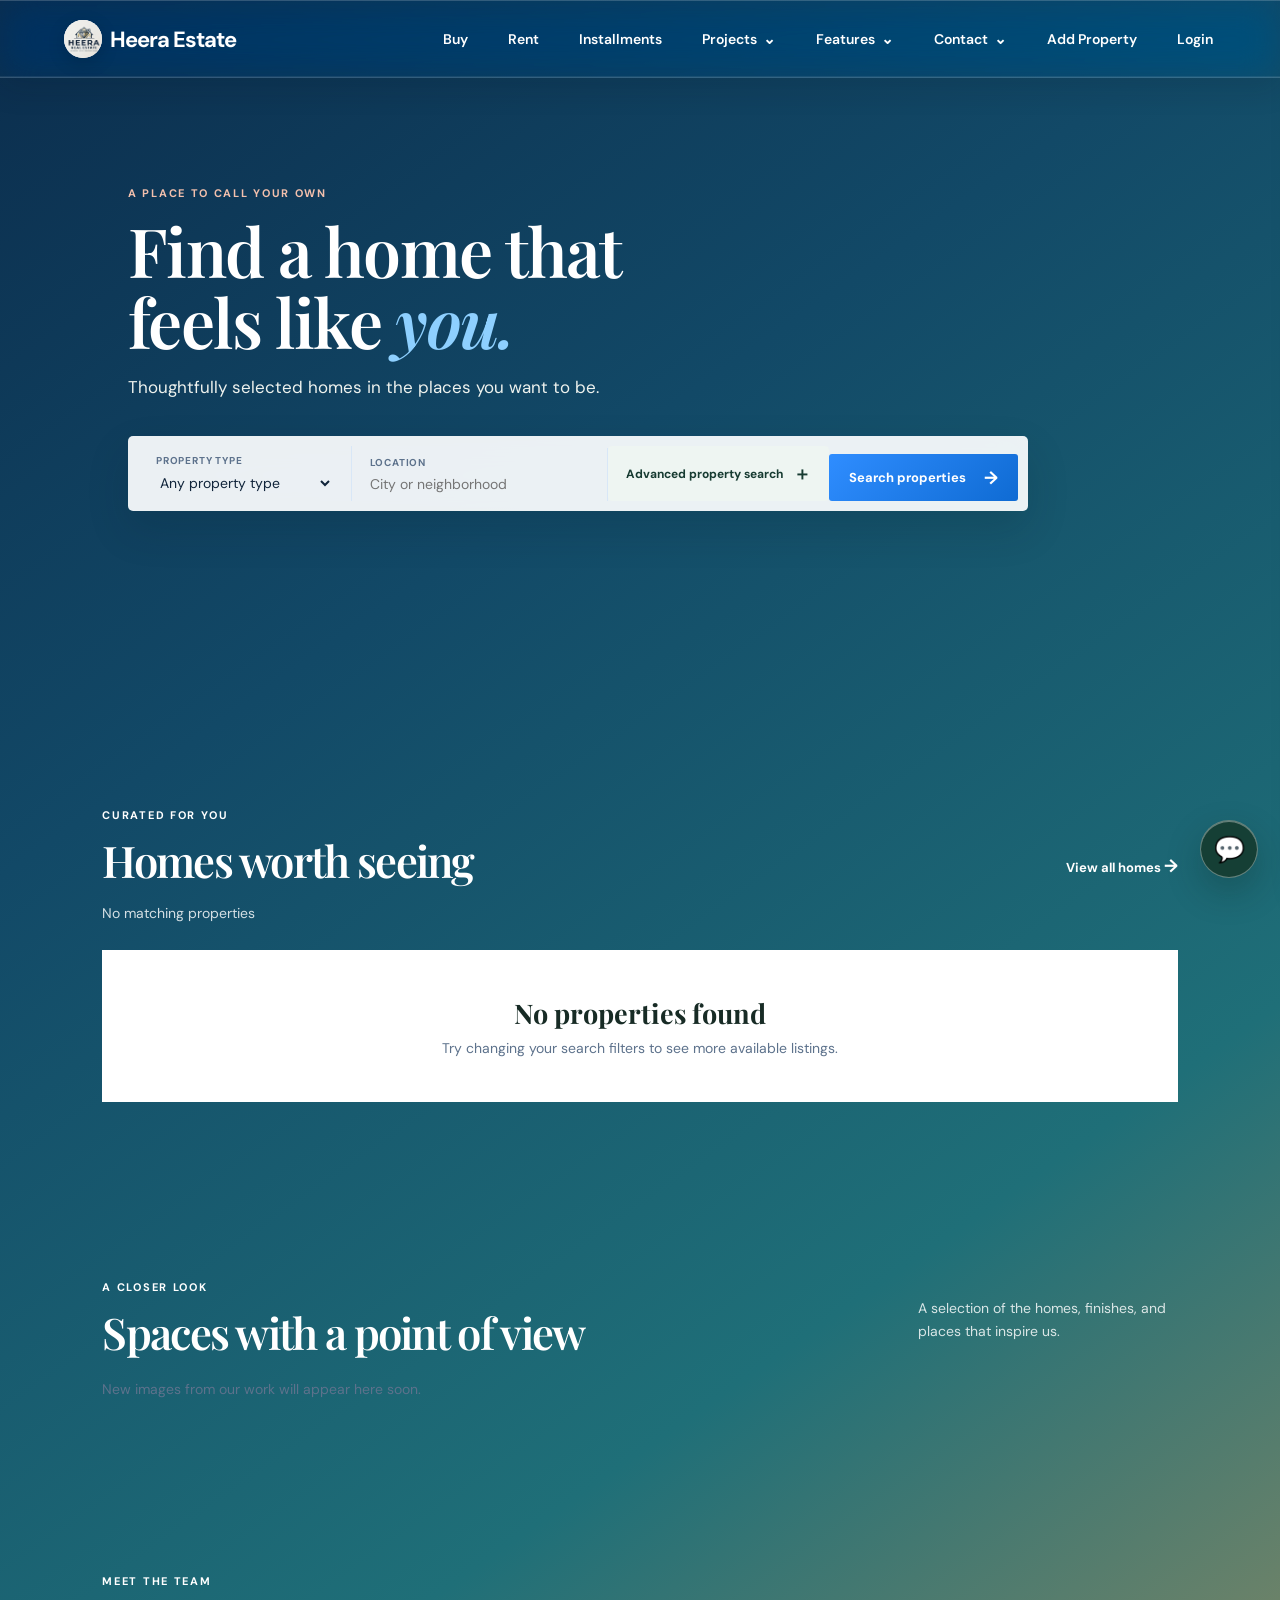
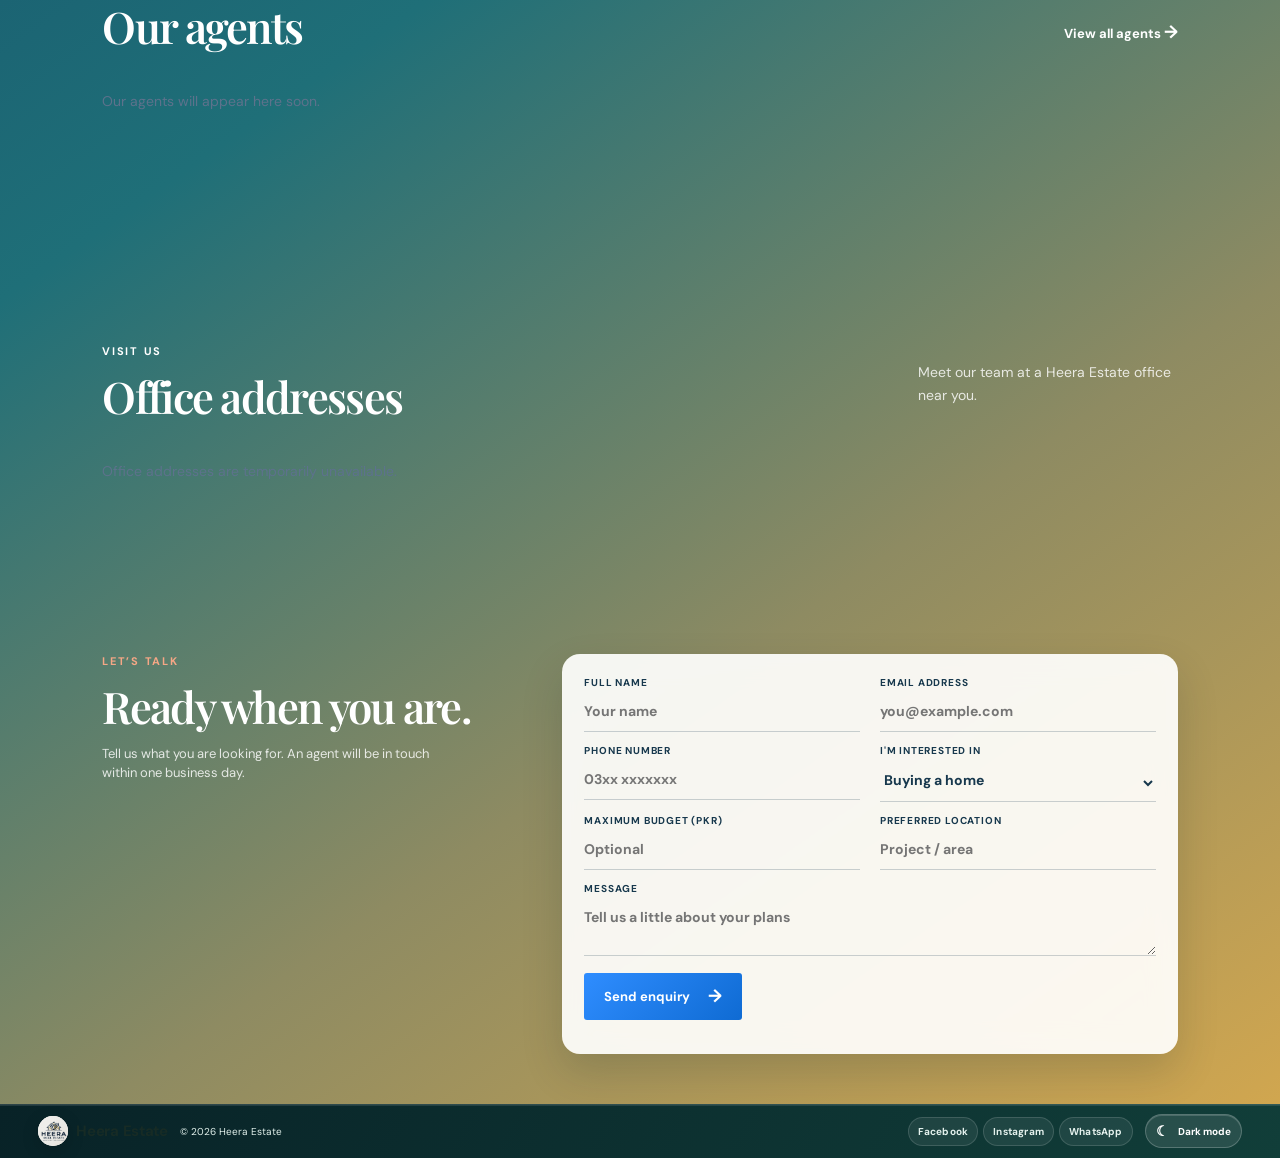
<file: index.html>
<!DOCTYPE html>
<html lang="en-PK">
<head>
  <meta charset="UTF-8" />
  <meta name="viewport" content="width=device-width, initial-scale=1.0" />
  <meta name="description" content="Explore verified plots, homes, commercial property and installment projects in Lahore, Al Rehman Garden, Zafarwal and Sialkot with Heera Estate." />
  <meta name="robots" content="index,follow,max-image-preview:large,max-snippet:-1,max-video-preview:-1" />
  <link rel="canonical" href="https://www.heeraestate.com/" />
  <meta property="og:type" content="website" />
  <meta property="og:site_name" content="Heera Estate" />
  <meta property="og:title" content="Real Estate, Plots &amp; Property in Lahore | Heera Estate" />
  <meta property="og:description" content="Explore verified plots, homes, commercial property and installment projects in Lahore and Al Rehman Garden." />
  <meta property="og:url" content="https://www.heeraestate.com/" />
  <meta property="og:image" content="https://www.heeraestate.com/images/al-rehman-garden-hero.png" />
  <meta name="twitter:card" content="summary_large_image" />
  <title>Real Estate, Plots &amp; Property in Lahore | Heera Estate</title>
  <link rel="preconnect" href="https://fonts.googleapis.com" />
  <link rel="preconnect" href="https://fonts.gstatic.com" crossorigin />
  <link href="https://fonts.googleapis.com/css2?family=DM+Sans:wght@400;500;600;700&family=Playfair+Display:wght@600;700&display=swap" rel="stylesheet" />
  <link rel="stylesheet" href="styles.css?v=20260907-5" />
  <link rel="stylesheet" href="chatbot.css" />
  <link rel="stylesheet" href="liquid-glass.css" />
  <link rel="stylesheet" href="navigation-fixes.css" />
  <link rel="stylesheet" href="footer-compact.css" />
  <link rel="stylesheet" href="gallery-compact.css" />
  <link rel="stylesheet" href="property-slider.css" />
  <link rel="stylesheet" href="auth-portal.css" />
  <link rel="stylesheet" href="auth-compact.css" />
  <link rel="stylesheet" href="seo.css" />
  <link rel="stylesheet" href="seo-home.css?v=20260907-6" />
  <link rel="stylesheet" href="advanced-search.css" />
  <link rel="stylesheet" href="hero-background.css?v=20260829-3" />
</head>
<body>
  <aside class="important-updates" id="importantUpdates" aria-label="Important updates" hidden>
    <strong class="important-updates-label">Important updates</strong>
    <div class="important-updates-viewport">
      <div class="important-updates-track" id="importantUpdatesTrack"></div>
    </div>
  </aside>
  <header class="site-header" id="top">
    <a class="brand" href="#top" aria-label="Heera Estate home">
      <span class="brand-logo"><img src="images/home-logo.jpg" alt="Heera Estate logo" /></span>
      <span>Heera Estate</span>
    </a>
    <button class="menu-toggle" aria-label="Open menu" aria-expanded="false">
      <span></span><span></span><span></span>
    </button>
    <nav class="main-nav" aria-label="Main navigation">
      <a href="#listings" data-listing="sale">Buy</a>
      <a href="#listings" data-listing="rent">Rent</a>
      <a href="#listings" data-listing="installment">Installments</a>
      <a href="#agents">Agents</a>
      <div class="projects-nav">
        <button class="projects-toggle" type="button" aria-expanded="false">Projects <span>⌄</span></button>
        <div class="projects-menu" id="projectsMenu"><span class="projects-loading">Loading projects…</span></div>
      </div>
      <a href="plot-finder.html">PLOT FINDER</a>
      <a href="#contact">Contact</a>
    
      <a class="nav-add-property" href="add-property.html">Add Property</a>
      <button class="login-button nav-login-item" id="openIndexLogin" type="button">Login</button>
    </nav>
  </header>

  <main>
    <section class="hero">
      <div class="hero-content">
        <p class="eyebrow light">A place to call your own</p>
        <h1>Find a home that<br />feels like <em>you.</em></h1>
        <p class="hero-copy">Thoughtfully selected homes in the places you want to be.</p>
        <form class="search-panel advanced-property-search" id="searchForm">
          <label><span>Property type</span><select id="typeFilter"><option value="all">Any property type</option><option value="House">House</option><option value="Apartment">Apartment</option><option value="Villa">Villa</option><option value="Condo">Condo</option><option value="Land">Land</option></select></label>
          <label><span>Location</span><input id="locationFilter" type="search" placeholder="City or neighborhood" /></label>
          <button class="advanced-search-toggle" id="advancedSearchToggle" type="button" aria-expanded="false" aria-controls="advancedSearchFields">Advanced property search <span>＋</span></button>
          <button type="submit" class="button button-primary">Search properties <span>→</span></button>
          <div class="advanced-search-fields" id="advancedSearchFields" hidden>
            <label><span>Project</span><select id="projectFilter"><option value="all">Any project</option></select></label>
            <label><span>Block</span><input id="blockFilter" type="search" list="propertyBlockOptions" placeholder="Any block" /><datalist id="propertyBlockOptions"></datalist></label>
            <label><span>Size</span><input id="sizeFilter" type="search" list="propertySizeOptions" placeholder="e.g. 5 Marla" /><datalist id="propertySizeOptions"></datalist></label>
            <label><span>Minimum price (PKR)</span><input id="minPriceFilter" type="number" min="0" step="1000" placeholder="No minimum" /></label>
            <label><span>Maximum price (PKR)</span><input id="maxPriceFilter" type="number" min="0" step="1000" placeholder="No maximum" /></label>
            <label><span>Facing / type</span><input id="facingFilter" type="search" list="propertyFacingOptions" placeholder="Corner, Park Facing…" /><datalist id="propertyFacingOptions"></datalist></label>
            <label><span>Availability</span><select id="availabilityFilter"><option value="all">Any availability</option><option value="available">Available now</option><option value="sale">For sale</option><option value="rent">For rent</option><option value="installment">On Installments</option></select></label>
            <label><span>Payment plan</span><select id="paymentPlanFilter"><option value="all">Any payment option</option><option value="yes">Any payment plan</option><option value="no">Full payment / no plan</option></select></label>
            <button class="advanced-search-reset" id="resetAdvancedSearch" type="button">Reset all filters</button><button class="advanced-search-reset" id="saveCurrentSearch" type="button">Save this search</button>
          </div>
        </form>
      </div>
    </section>

    <section class="featured section" id="listings">
      <div class="section-heading">
        <div>
          <p class="eyebrow">Curated for you</p>
          <h2>Homes worth seeing</h2>
        </div>
        <button class="text-link" id="clearFilters">View all homes <span>→</span></button>
      </div>
      <p id="resultsMessage" class="results-message" aria-live="polite"></p>
      <div class="property-slider-shell" id="propertySliderShell">
        <button class="property-page-control property-page-previous" id="propertyPrevious" type="button" aria-label="Previous properties" hidden>‹</button>
        <div class="property-grid" id="propertyGrid"></div>
        <button class="property-page-control property-page-next" id="propertyNext" type="button" aria-label="Next properties" hidden>›</button>
      </div>
      <p class="property-page-status" id="propertyPageStatus" aria-live="polite"></p>
    </section>



    <section class="home-gallery section" id="gallery">
      <div class="section-heading">
        <div>
          <p class="eyebrow">A closer look</p>
          <h2>Spaces with a point of view</h2>
        </div>
        <p class="section-note">A selection of the homes, finishes, and places that inspire us.</p>
      </div>
      <div id="homeGallery" aria-live="polite"></div>
    </section>
    <dialog class="gallery-lightbox" id="galleryLightbox" aria-label="Full gallery image">
      <button class="gallery-lightbox-close" type="button" aria-label="Close full image">×</button>
      <figure><img alt="" /><figcaption></figcaption></figure>
    </dialog>

    <section class="agents section" id="agents">
      <div class="section-heading">
        <div>
          <p class="eyebrow">Meet the team</p>
          <h2>Our agents</h2>
        </div>
        <button class="text-link" id="viewAllAgents">View all agents <span>→</span></button>
      </div>
      <div class="agent-grid" id="agentsGrid">
        <!-- Agent profiles will be injected here -->
      </div>
    </section>

    <section class="office-locations section" id="office-locations">
      <div class="section-heading">
        <div><p class="eyebrow">Visit us</p><h2>Office addresses</h2></div>
        <p class="section-note">Meet our team at a Heera Estate office near you.</p>
      </div>
      <div class="office-addresses" id="officeAddresses" aria-live="polite"></div>
    </section>

    <section class="contact section" id="contact">
      <div>
        <p class="eyebrow">Let’s talk</p>
        <h2>Ready when you are.</h2>
        <p>Tell us what you are looking for. An agent will be in touch within one business day.</p>
      </div>
      <form class="contact-form" id="contactForm">
        <div class="form-row">
          <label>Full name<input name="name" required placeholder="Your name" /></label>
          <label>Email address<input name="email" type="email" placeholder="you@example.com" /></label>
        </div>
        <div class="form-row">
          <label>Phone number<input name="phone" required inputmode="tel" placeholder="03xx xxxxxxx" /></label>
          <label>I'm interested in<select name="interest"><option value="buying">Buying a home</option><option value="selling">Selling a home</option><option value="renting">Renting a home</option><option value="agent">Speaking to an agent</option></select></label>
        </div>
        <div class="form-row">
          <label>Maximum budget (PKR)<input name="budget_max" type="number" min="0" step="1" inputmode="decimal" placeholder="Optional" /></label>
          <label>Preferred location<input name="preferred_location" placeholder="Project / area" /></label>
        </div>
        <label>Message<textarea name="message" rows="2" placeholder="Tell us a little about your plans"></textarea></label>
        <input name="website" tabindex="-1" autocomplete="off" aria-hidden="true" class="crm-honeypot" />
        <button class="button button-primary" type="submit">Send enquiry <span>→</span></button>
        <p class="form-success" id="formSuccess" role="status"></p>
      </form>
    </section>
  </main>

  <div class="auth-popup" id="loginPopup" hidden>
    <div class="auth-popup-backdrop" id="loginPopupBackdrop"></div>
    <div class="auth-popup-panel auth-access-panel">
      <button class="modal-close auth-close" id="closeLoginPopup" type="button" aria-label="Close login">×</button>
      <div class="account-access" id="accountAccess" data-view="client-login">
        <div class="account-tabs"><button class="account-tab active" data-auth-view="client-login" type="button">Client sign in</button><button class="account-tab" data-auth-view="signup" type="button">Sign up</button></div>
        <form class="account-form active" id="clientLoginForm" data-auth-form="client-login"><h2>Welcome back</h2><label>Email or phone<input name="login" autocomplete="username" required></label><label>Password<input name="password" type="password" autocomplete="current-password" required></label><button class="account-primary" type="submit">Client sign in</button><button class="account-admin-switch" data-auth-view="admin-login" type="button">Admin login</button><button class="account-link" data-auth-view="forgot" type="button">Forgot your password?</button></form>
        <form class="account-form" id="clientSignupForm" data-auth-form="signup"><h2>Create client account</h2><label>Full name<input name="full_name" autocomplete="name" required></label><label>Email<input name="email" type="email" autocomplete="email"></label><label>Phone number<input name="phone" autocomplete="tel"></label><label>Password<input name="password" type="password" minlength="8" autocomplete="new-password" required></label><label>Confirm password<input name="confirm_password" type="password" minlength="8" autocomplete="new-password" required></label><button class="account-primary" type="submit">Sign up</button></form>
        <form class="account-form" id="adminLoginForm" data-auth-form="admin-login"><h2>Admin login</h2><label>Username or email<input name="login" autocomplete="username" required></label><label>Password<input name="password" type="password" autocomplete="current-password" required></label><button class="account-primary account-admin" type="submit">Sign in as admin</button><button class="account-link" data-auth-view="client-login" type="button">Back to client sign in</button></form>
        <form class="account-form" id="forgotPasswordForm" data-auth-form="forgot"><h2>Forgot password</h2><label>Email or phone number<input name="identity" required></label><button class="account-primary" type="submit">Request reset</button><button class="account-link" data-auth-view="client-login" type="button">Back to client sign in</button></form>
        <p class="account-message" id="accountMessage" role="status"></p>
      </div>
    </div>
  </div>

  <aside class="saved-drawer" id="savedDrawer" aria-hidden="true">
    <div class="drawer-header"><h3>Saved homes</h3><button id="closeDrawer" aria-label="Close saved homes">×</button></div>
    <div id="savedList" class="saved-list"></div>
  </aside>
  <div class="backdrop" id="backdrop"></div>

  <footer class="site-footer">
    <a class="brand footer-brand" href="#top" aria-label="Heera Estate home">
      <span class="brand-logo"><img src="images/home-logo.jpg" alt="Heera Estate logo" /></span>
      <span>Heera Estate</span>
    </a>
    <p>Homes that feel like home.</p>
    <span>© <span id="year"></span> Heera Estate</span>
  </footer>
  <script src="site-nav.js?v=20260907-6"></script>
  <script src="script.js?v=20260907-5"></script>
  <script src="chatbot.js?v=20260907-6" defer></script>
  <script src="theme.js?v=20260907-6" defer></script>
</body>
</html>
</file>
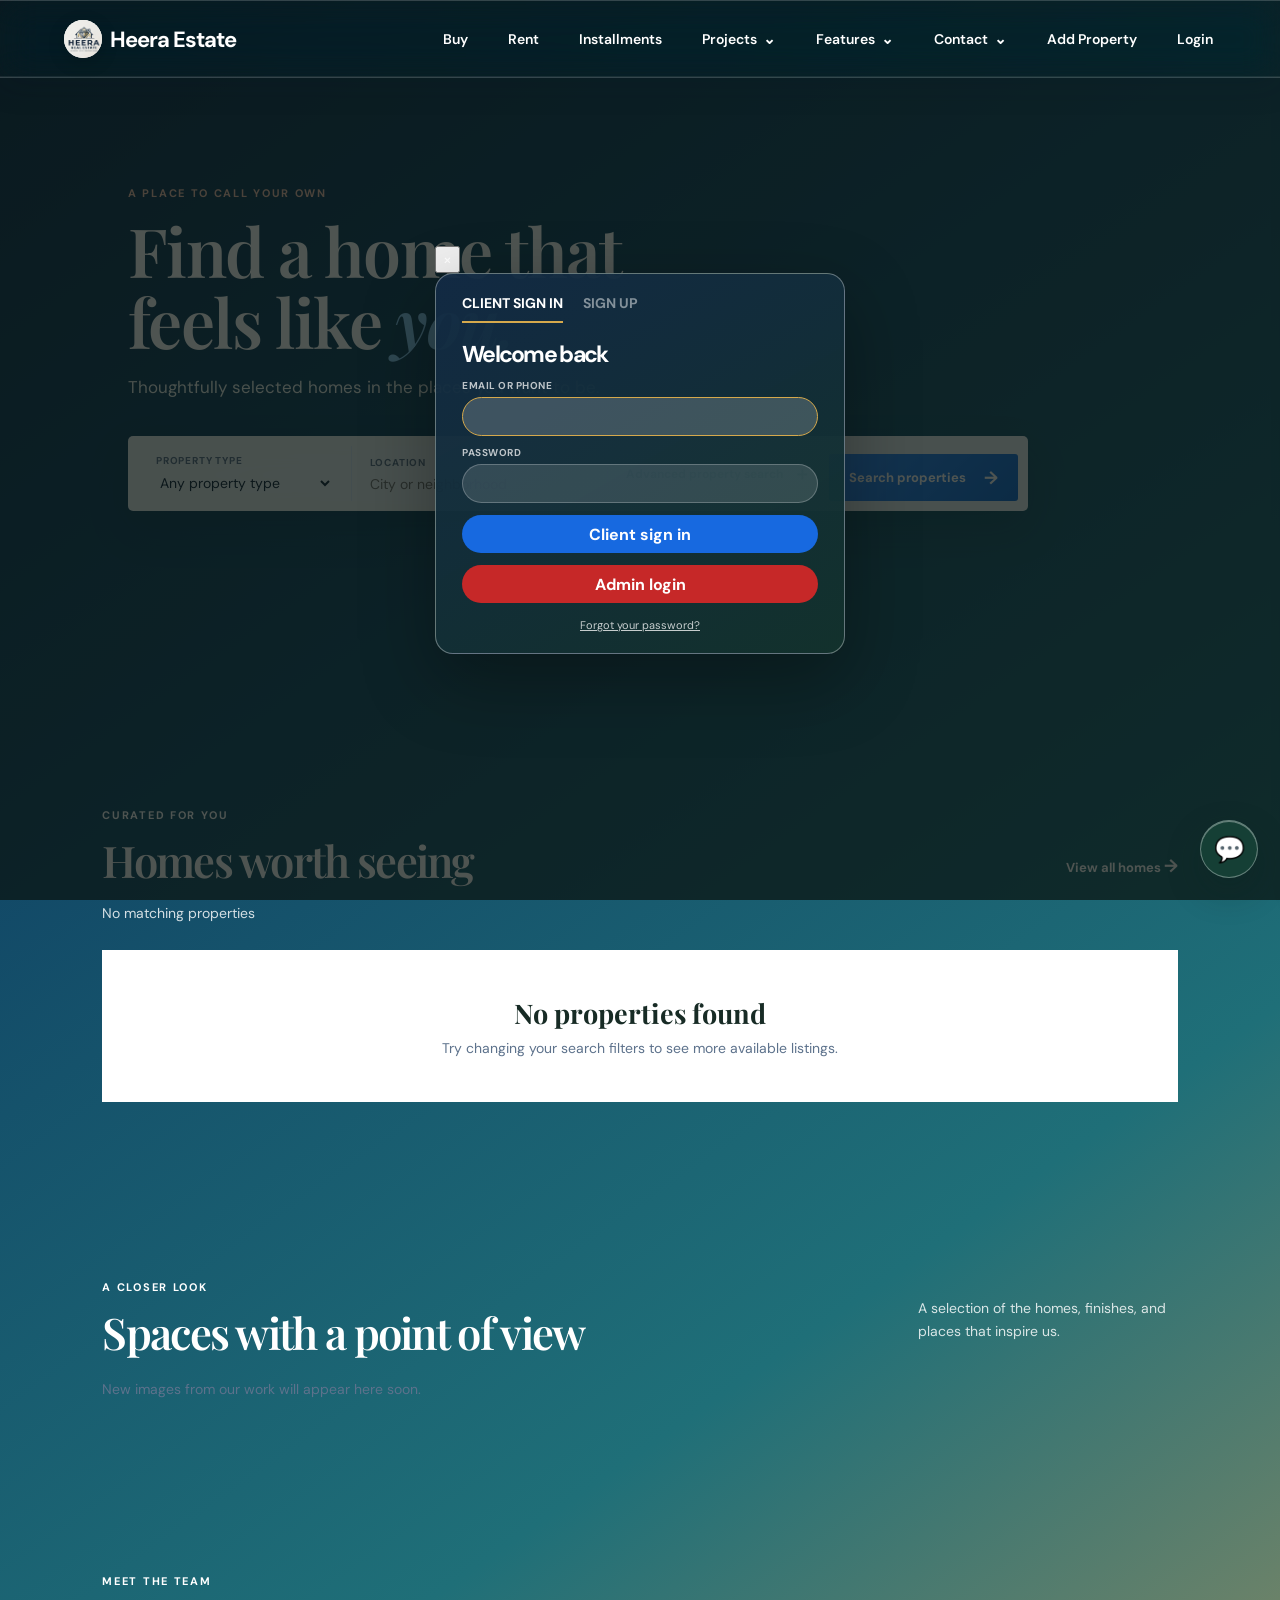
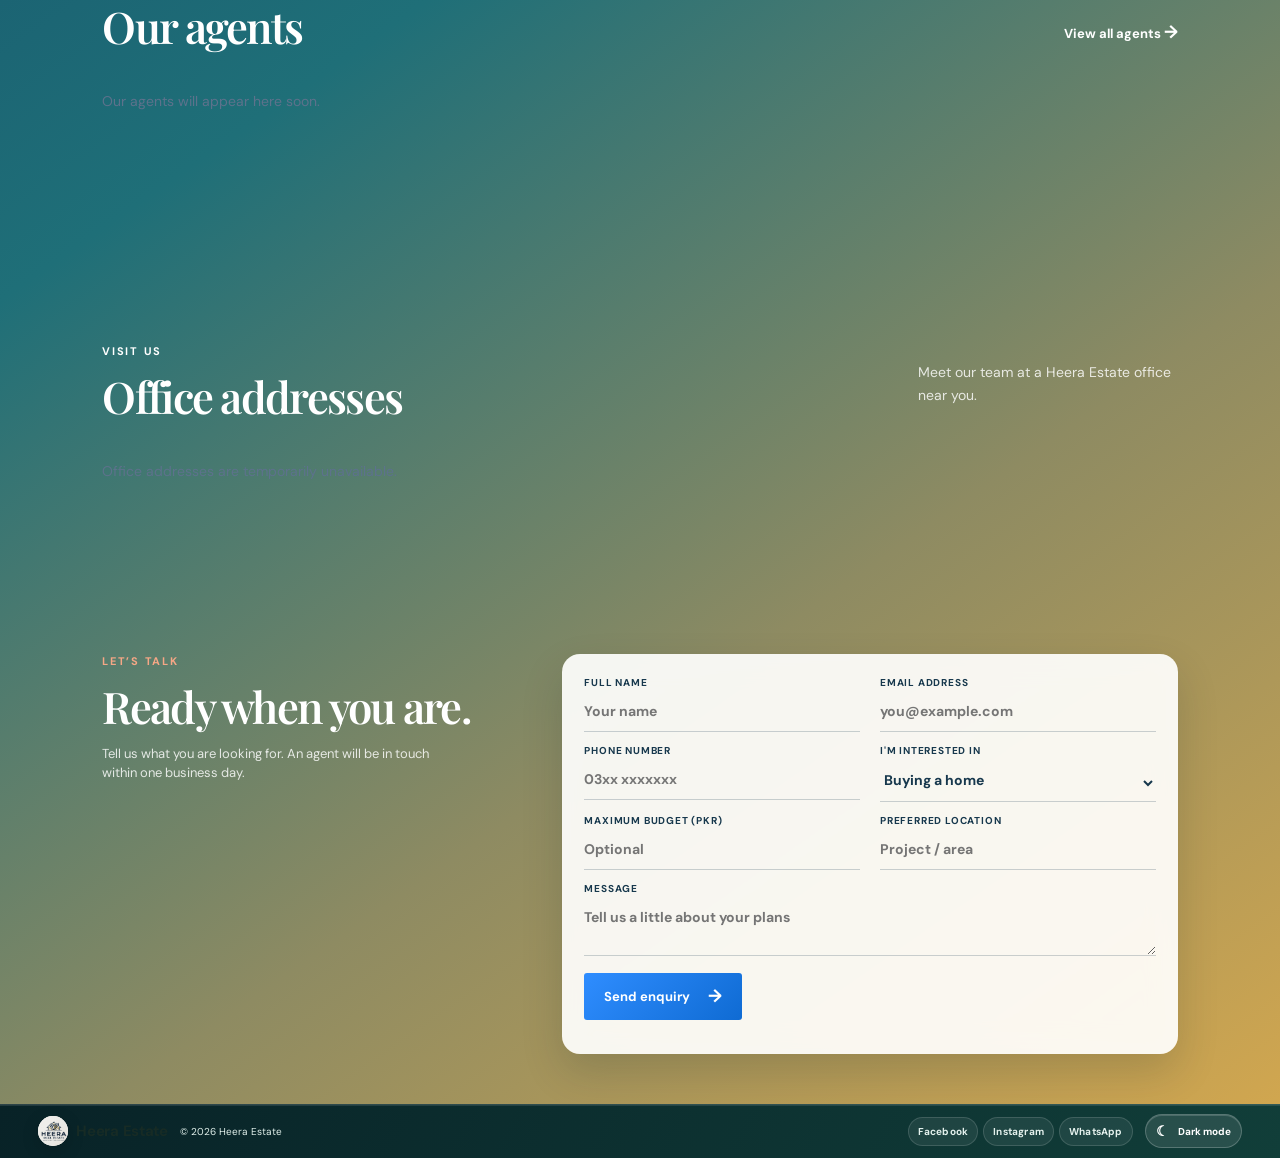
<file: add-property.html>
<!DOCTYPE html>
<html lang="en">
<head>
  <meta charset="UTF-8"><meta name="viewport" content="width=device-width,initial-scale=1">
  <meta name="robots" content="noindex,nofollow">
  <meta name="description" content="Submit your property to Heera Estate for review.">
  <title>Add Property | Heera Estate</title>
  <link rel="preconnect" href="https://fonts.googleapis.com"><link rel="preconnect" href="https://fonts.gstatic.com" crossorigin>
  <link href="https://fonts.googleapis.com/css2?family=DM+Sans:wght@400;500;600;700&family=Playfair+Display:wght@600;700&display=swap" rel="stylesheet">
  <link rel="stylesheet" href="styles.css"><link rel="stylesheet" href="add-property.css"><link rel="stylesheet" href="liquid-glass.css"><link rel="stylesheet" href="navigation-fixes.css"><link rel="stylesheet" href="footer-compact.css"><link rel="stylesheet" href="submission-media.css">
</head>
<body class="client-submit-page">
  <header class="site-header add-property-header"><a class="brand" href="index.html"><span class="brand-logo"><img src="images/home-logo.jpg" alt="Heera Estate logo"></span><span>Heera Estate</span></a><button class="menu-toggle" type="button" aria-label="Open menu" aria-expanded="false"><span></span><span></span><span></span></button><nav class="main-nav" aria-label="Main navigation"><a href="index.html">Home</a><a href="index.html?listing=sale#listings">Buy</a><a href="index.html?listing=rent#listings">Rent</a><a href="index.html?listing=installment#listings">Installments</a><a href="index.html#agents">Agents</a><div class="projects-nav"><button class="projects-toggle" type="button" aria-expanded="false">Projects <span>⌄</span></button><div class="projects-menu" id="projectsMenu"><span class="projects-loading">Loading projects…</span></div></div><a href="plot-finder.html">PLOT FINDER</a><a href="index.html#contact">Contact</a>
      <a class="nav-add-property is-active" href="add-property.html" aria-current="page">Add Property</a><a class="login-button nav-login-item" href="index.html#admin-login">Login</a>
    </nav></header>
  <main class="add-property-shell">
    <section class="add-property-intro"><p class="eyebrow">Add a property for sale, rent or installments</p><h1>Add Property</h1><p>Send your property details to Heera Estate. Our team will verify your information before it appears publicly.</p><ol><li>Complete the seller and property form</li><li>Our team reviews and contacts you</li><li>Approved property appears on the website</li></ol></section>
    <section class="add-property-card">
      <form id="clientPropertyForm" enctype="multipart/form-data">
        <input name="website" class="form-honeypot" tabindex="-1" autocomplete="off" aria-hidden="true">
        <fieldset><legend>Seller information</legend><div class="client-grid">
          <label>Full name *<input name="seller_name" required maxlength="160"></label><label>Phone / WhatsApp *<input name="seller_phone" required maxlength="30" inputmode="tel" placeholder="03xx xxxxxxx"></label>
          <label>Email<input name="seller_email" type="email" maxlength="255"></label><label>CNIC (optional)<input name="seller_cnic" maxlength="30" placeholder="xxxxx-xxxxxxx-x"></label>
        </div></fieldset>
        <fieldset><legend>Property information</legend><div class="client-grid">
          <label>Listing type<select name="listing_type"><option value="sale">For sale</option><option value="rent">For rent</option><option value="installment">On Installments</option></select></label><label>Property type<select name="property_type" id="clientPropertyType"><option>Land</option><option>House</option><option>Apartment</option><option>Villa</option><option>Condo</option></select></label>
          <label class="client-wide">Property title *<input name="title" required maxlength="180" placeholder="e.g. 5 Marla residential plot"></label><label class="client-wide">Address / society / block *<input name="address_line1" required maxlength="255"></label>
          <label>City *<input name="city" required maxlength="100"></label><label>Region / province<input name="state_region" maxlength="100"></label><label>Block<input name="block_name" maxlength="120" placeholder="Write any block name"></label><label>Size<input name="size_label" maxlength="60" placeholder="5 Marla / 10 Marla"></label>
          <label>Facing / Type<input name="property_facing" maxlength="60" placeholder="Write anything, e.g. Park Facing"></label><label>Expected price (PKR)<input name="price_pkr" type="number" min="0"></label><label>Area (sqft)<input name="area_sqft" type="number" min="0"></label>
          <label class="home-detail">Bedrooms<input name="bedrooms" type="number" min="0" step="0.5"></label><label class="home-detail">Bathrooms<input name="bathrooms" type="number" min="0" step="0.5"></label><label class="client-wide">Description<textarea name="description" rows="5" maxlength="5000" placeholder="Condition, nearby facilities, demand and other useful details"></textarea></label>
          <label>Show property from *<input name="publish_start_date" id="publishStartDate" type="date" required></label><label>Remove property after *<input name="publish_end_date" id="publishEndDate" type="date" required></label>
        </div></fieldset>
        <fieldset><legend>Property photos</legend><label class="client-upload">Upload up to 5 images<input name="images[]" id="clientImages" type="file" accept="image/jpeg,image/png,image/webp" multiple><span>JPG, PNG or WebP · maximum 8 MB each</span></label><div class="client-preview" id="clientPreview"></div></fieldset>
        <fieldset><legend>Property video</legend><label class="client-upload">Upload one video under 100 MB<input name="video" id="clientVideo" type="file" accept="video/mp4,video/webm"><span>MP4 or WebM · maximum 100 MB</span></label><p class="client-video-name" id="clientVideoName"></p></fieldset>
        <label class="client-consent"><input type="checkbox" required> I confirm these details are correct and Heera Estate may contact me to verify this property.</label>
        <button class="client-submit" type="submit">Send for approval <span>→</span></button><p id="clientFormMessage" class="client-message" role="status"></p>
      </form>
      <div id="clientSuccess" class="client-success" hidden><span>✓</span><h2>Property submitted</h2><p>Our team will review your property before publishing it.</p><strong id="clientReference"></strong><a href="index.html">Return to website</a></div>
    </section>
  </main><footer class="site-footer"><a class="brand footer-brand" href="index.html"><span class="brand-logo"><img src="images/home-logo.jpg" alt="Heera Estate logo"></span><span>Heera Estate</span></a><p>Submit. Verify. Sell.</p><span>© <span id="year"></span> Heera Estate</span></footer><script src="site-nav.js?v=20260907-5"></script><script src="add-property.js"></script><script src="theme.js"></script>
</body></html>
</file>
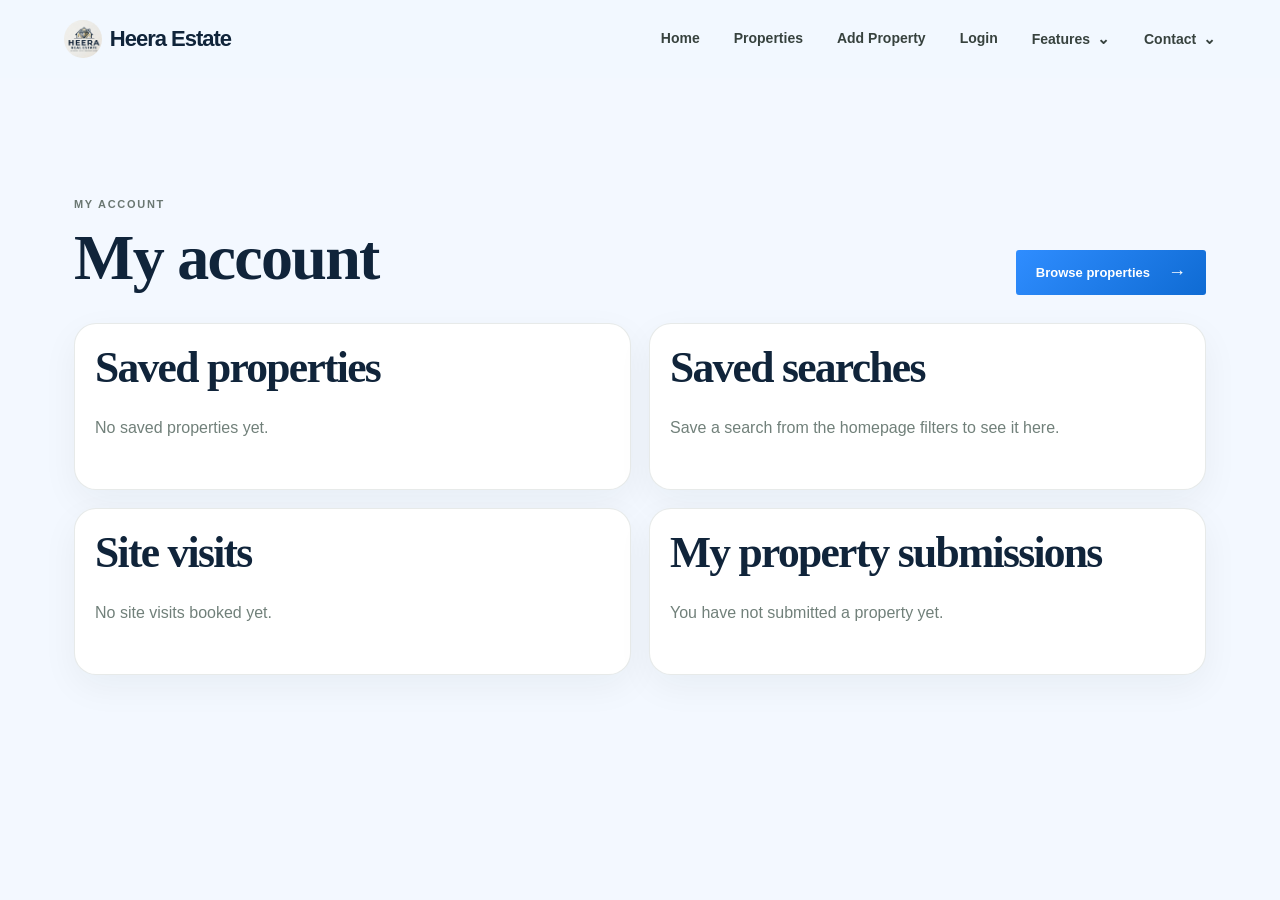
<file: client-dashboard.html>
<!DOCTYPE html><html lang="en"><head><meta charset="UTF-8"><meta name="viewport" content="width=device-width,initial-scale=1"><meta name="robots" content="noindex,nofollow"><title>My Account | Heera Estate</title><link rel="stylesheet" href="styles.css"><link rel="stylesheet" href="client-dashboard.css"><link rel="stylesheet" href="auth-compact.css"></head><body><header class="site-header"><a class="brand" href="index.html"><span class="brand-logo"><img src="images/home-logo.jpg" alt="Heera Estate logo"></span><span>Heera Estate</span></a><button class="menu-toggle" type="button" aria-label="Open menu" aria-expanded="false"><span></span><span></span><span></span></button><nav class="main-nav" aria-label="Main navigation"><a href="index.html">Home</a><a href="index.html#listings">Properties</a><a href="add-property.html">Add Property</a><a class="login-button" href="index.html#admin-login">Login</a></nav></header><main id="clientDashboard" class="client-dashboard"><div id="clientLoading" class="client-loading">Loading your account…</div><div id="clientContent" hidden><div class="client-dashboard__hero"><div><p class="eyebrow">My account</p><h1 id="clientName">Client dashboard</h1><div class="client-profile-meta"><span id="clientEmail"></span><span id="clientPhone"></span></div></div><a class="button button-primary" href="index.html#listings">Browse properties <span>→</span></a></div><div class="client-grid"><section class="client-card half"><h2>Saved properties</h2><div id="savedProperties" class="client-items"></div></section><section class="client-card half"><h2>Saved searches</h2><div id="savedSearches" class="client-items"></div></section><section class="client-card half"><h2>Site visits</h2><div id="siteVisits" class="client-items"></div></section><section class="client-card half"><h2>My property submissions</h2><div id="clientSubmissions" class="client-items"></div></section></div></div></main><script src="site-nav.js?v=20260911"></script><script src="client-dashboard.js?v=20260911"></script><script src="theme.js" defer></script></body></html>
</file>
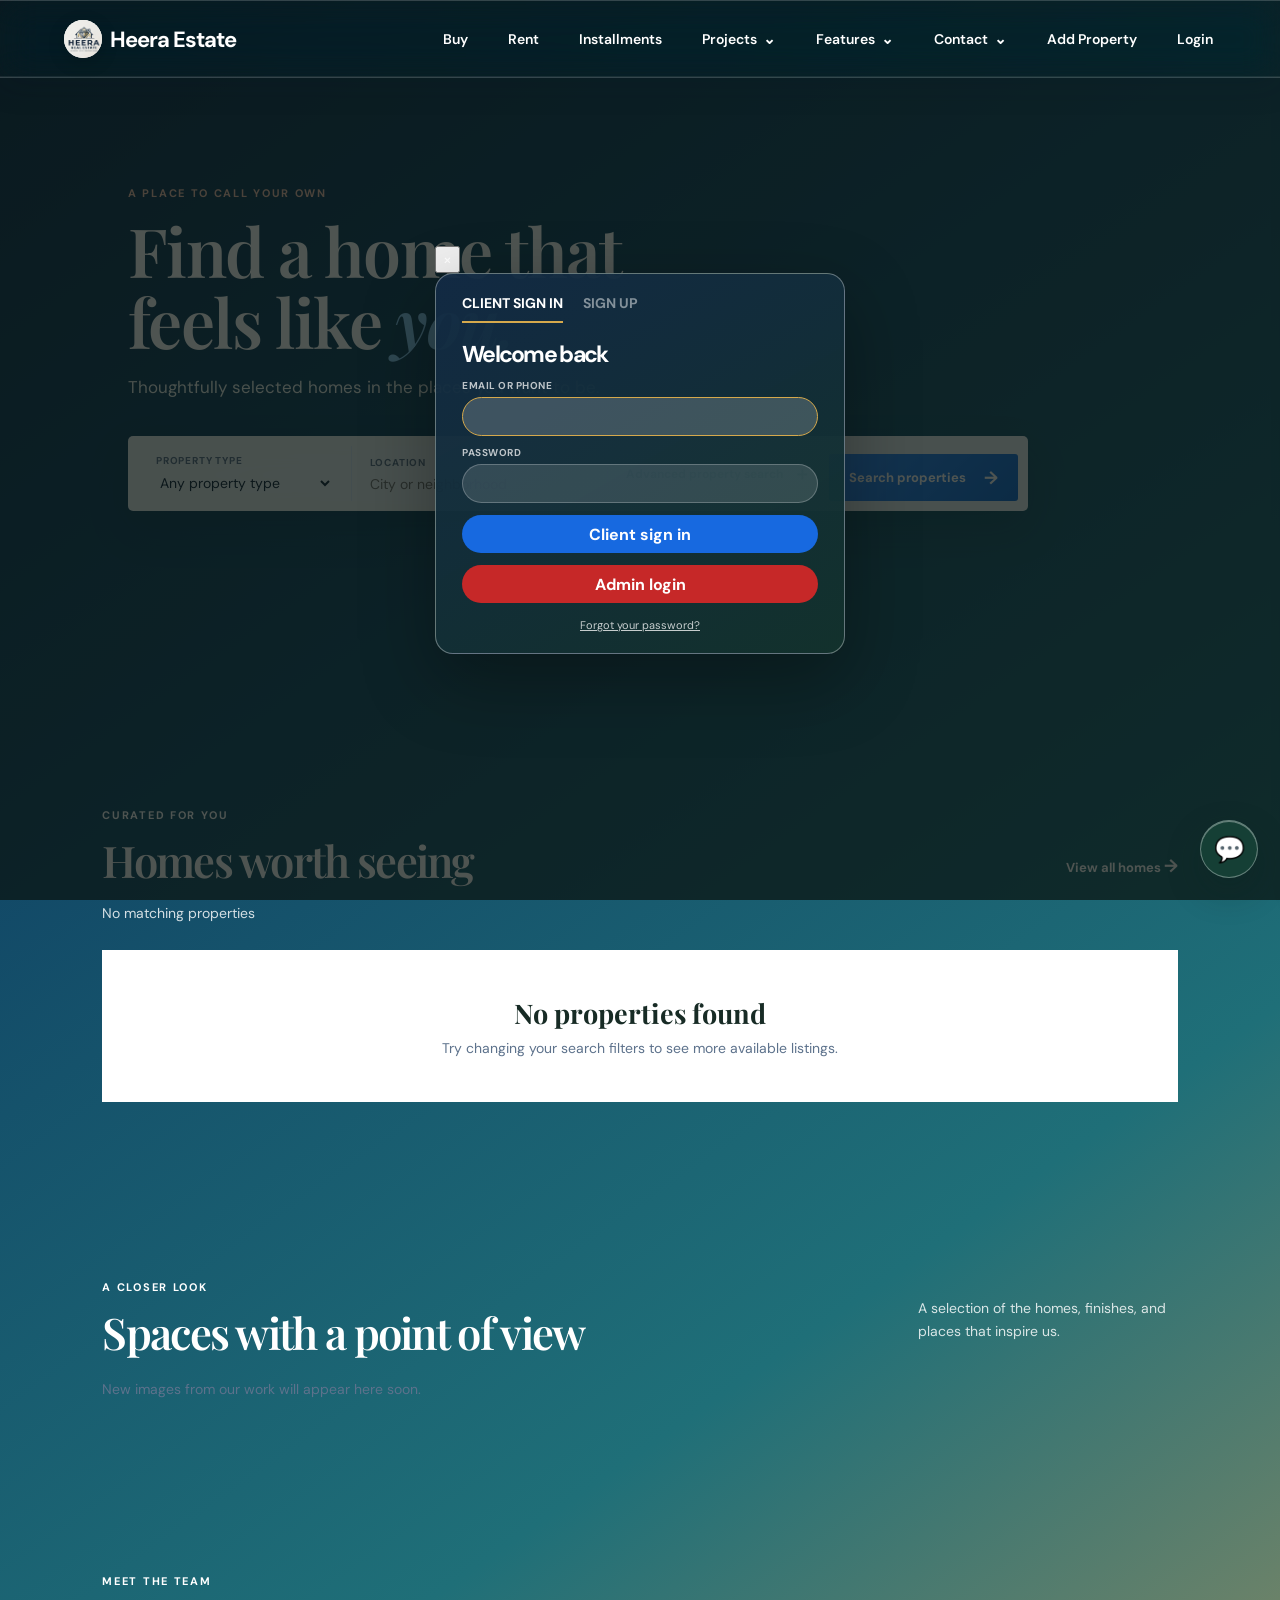
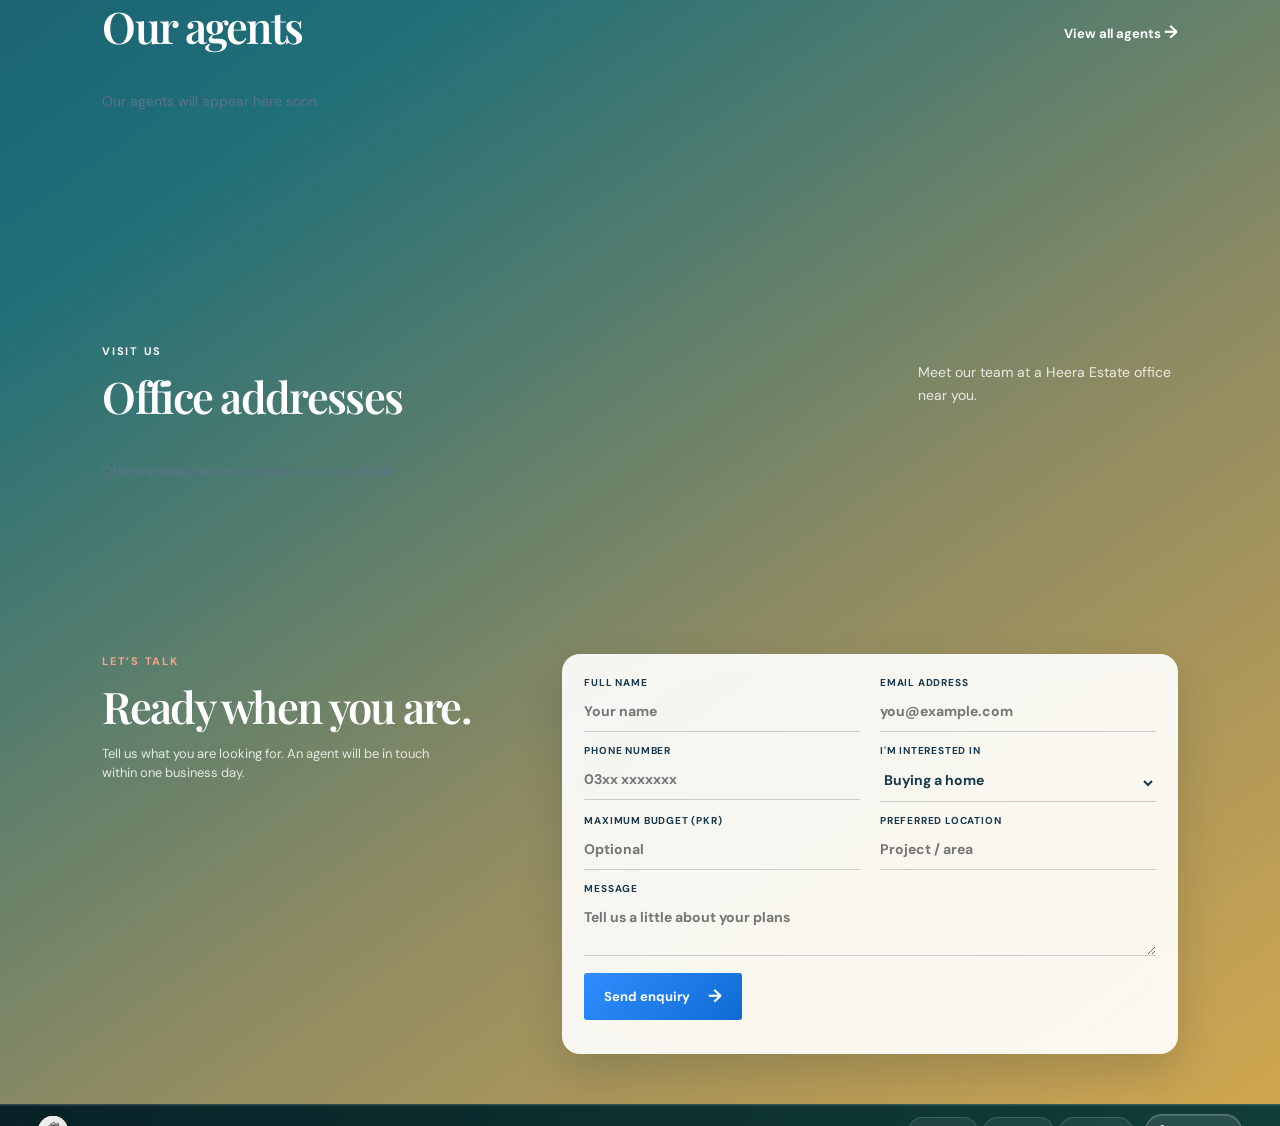
<file: client-form.html>
<!doctype html>
<html lang="en">
<head>
<meta charset="utf-8">
<meta name="viewport" content="width=device-width,initial-scale=1">
<meta name="robots" content="noindex,nofollow,noarchive">
<meta http-equiv="refresh" content="0; url=add-property.html">
<link rel="canonical" href="add-property.html">
<title>Add Property | Heera Estate</title>
<script>location.replace("add-property.html" + location.search + location.hash);</script>
</head>
<body><p><a href="add-property.html">Continue to Add Property</a></p></body>
</html>
</file>
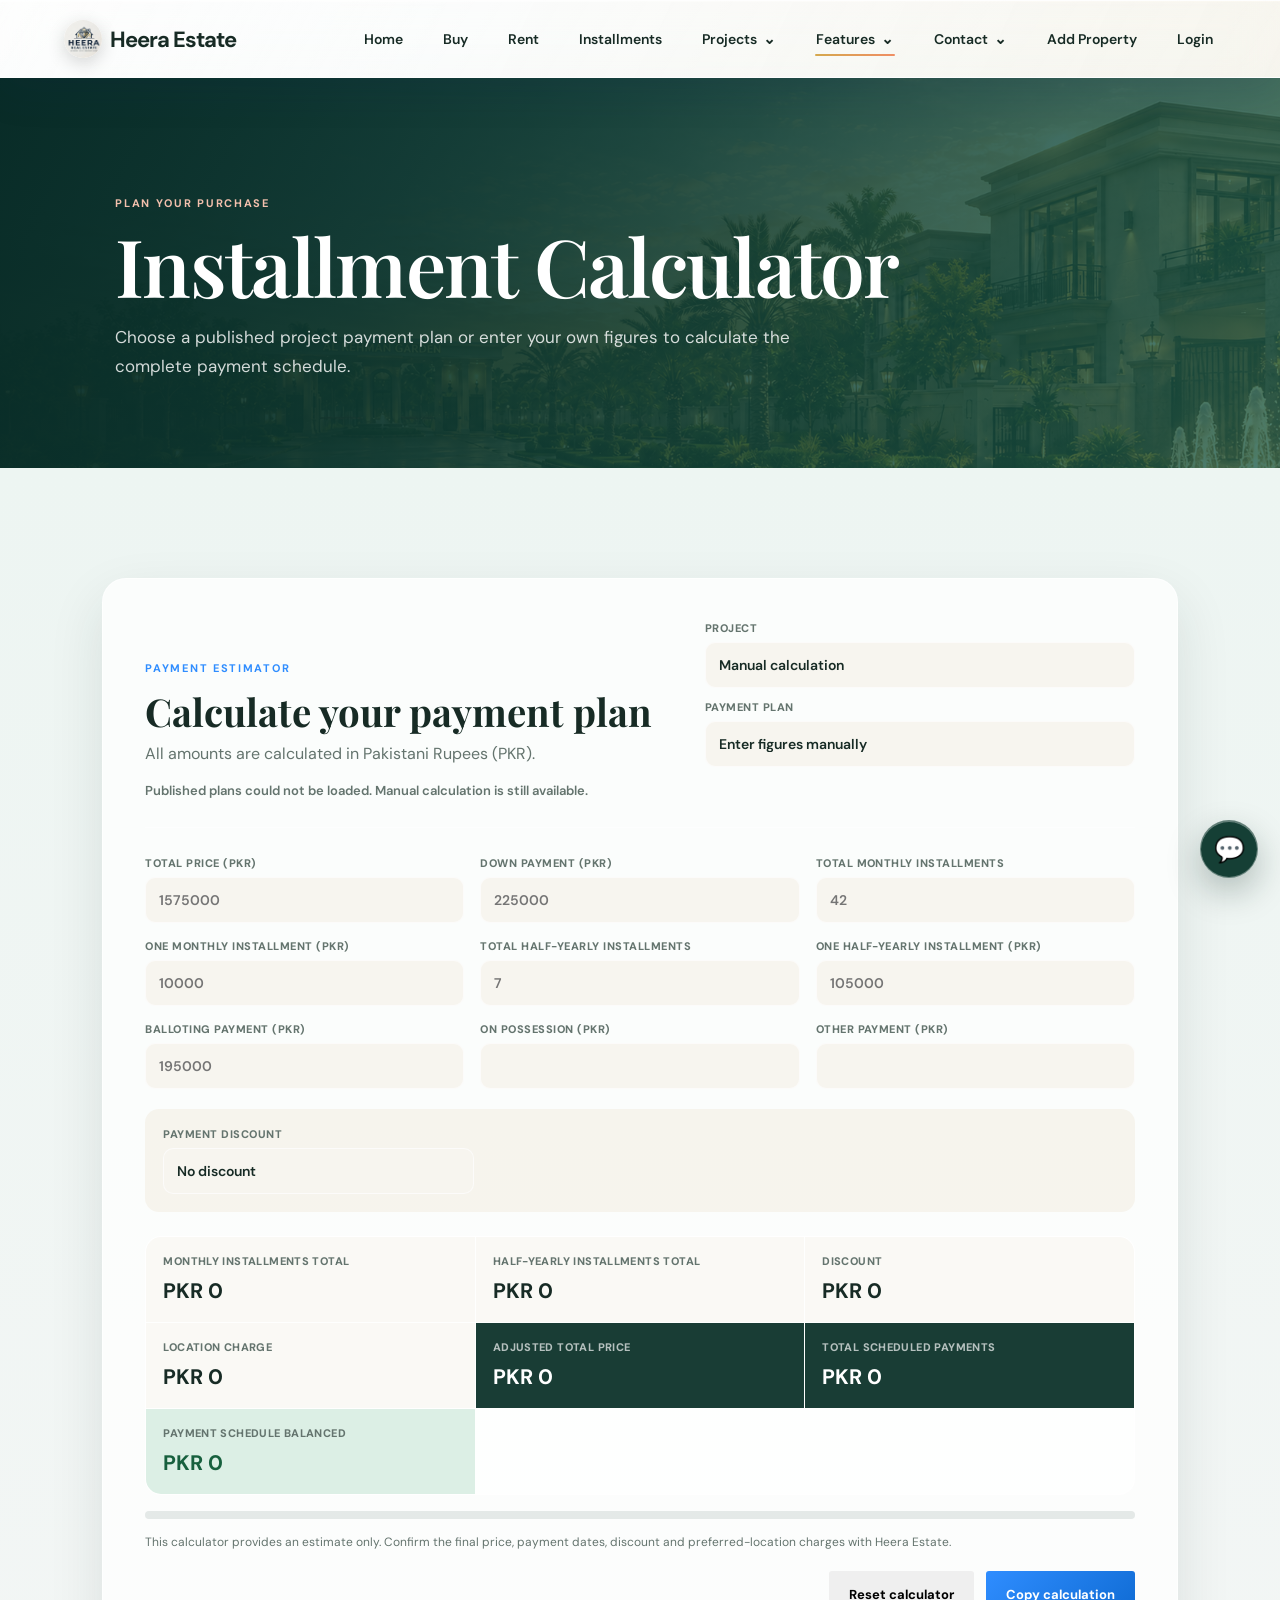
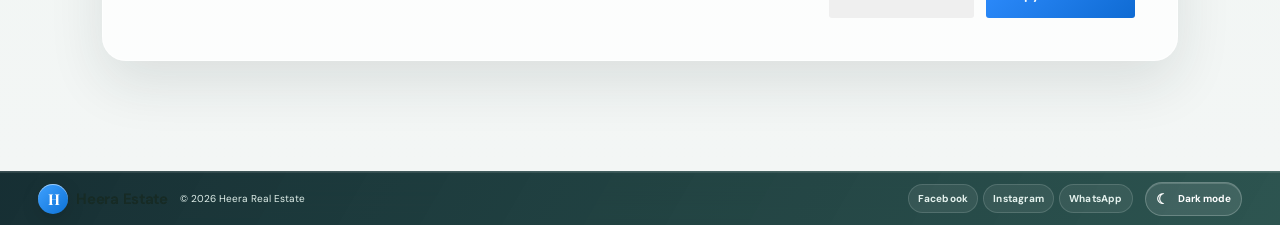
<file: installment-calculator.html>
<!DOCTYPE html>
<html lang="en-PK">
<head>
  <meta charset="UTF-8" />
  <meta name="viewport" content="width=device-width, initial-scale=1.0" />
  <meta name="description" content="Calculate property booking, down payment, monthly and half-yearly installments in PKR for Heera Estate projects and payment plans." />
  <meta name="robots" content="index,follow,max-image-preview:large" />
  <link rel="canonical" href="https://www.heeraestate.com/installment-calculator.html" />
  <meta property="og:title" content="Property Installment Calculator Pakistan | Heera Estate" />
  <meta property="og:description" content="Estimate property booking, monthly installments and remaining balance in PKR." />
  <meta property="og:url" content="https://www.heeraestate.com/installment-calculator.html" />
  <meta property="og:type" content="website" />
  <title>Property Installment Calculator Pakistan | Heera Estate</title>
  <link rel="preconnect" href="https://fonts.googleapis.com" />
  <link rel="preconnect" href="https://fonts.gstatic.com" crossorigin />
  <link href="https://fonts.googleapis.com/css2?family=DM+Sans:wght@400;500;600;700&family=Playfair+Display:wght@600;700&display=swap" rel="stylesheet" />
  <link rel="stylesheet" href="styles.css" />
  <link rel="stylesheet" href="project.css" />
  <link rel="stylesheet" href="installment-calculator.css" />
  <link rel="stylesheet" href="chatbot.css" />
  <link rel="stylesheet" href="liquid-glass.css" />
  <link rel="stylesheet" href="navigation-fixes.css" />
  <link rel="stylesheet" href="footer-compact.css" />
</head>
<body class="calculator-page">
  <header class="site-header">
    <a class="brand" href="index.html" aria-label="Heera Estate home"><span class="brand-logo"><img src="images/home-logo.jpg" alt="Heera Estate logo" /></span><span>Heera Estate</span></a>
    <button class="menu-toggle" type="button" aria-label="Open menu" aria-expanded="false"><span></span><span></span><span></span></button>
    <nav class="main-nav" aria-label="Main navigation">
      <a href="index.html" data-page="home">Home</a>
      <a href="index.html?listing=sale#listings">Buy</a>
      <a href="index.html?listing=rent#listings">Rent</a><a href="index.html?listing=installment#listings">Installments</a>
      <a href="index.html#agents">Agents</a>
      <div class="projects-nav"><button class="projects-toggle" type="button" aria-expanded="false">Projects <span>⌄</span></button><div class="projects-menu" id="projectsMenu"><span class="projects-loading">Loading projects…</span></div></div>
      <a href="plot-finder.html">PLOT FINDER</a>
      <a href="index.html#contact">Contact</a>
    
      <a class="nav-add-property" href="add-property.html">Add Property</a><a class="login-button nav-login-item" href="index.html#admin-login">Login</a>
    </nav>
  </header>

  <main>
    <section class="calculator-hero">
      <div><p class="eyebrow light">Plan your purchase</p><h1>Installment Calculator</h1><p>Choose a published project payment plan or enter your own figures to calculate the complete payment schedule.</p></div>
    </section>
    <section class="calculator-section section">
      <article class="installment-calculator standalone-calculator" data-installment-calculator>
        <div class="calculator-heading">
          <div><p class="eyebrow">Payment estimator</p><h3>Calculate your payment plan</h3><p>All amounts are calculated in Pakistani Rupees (PKR).</p></div>
          <div class="calculator-selector-grid">
            <label class="calculator-plan-select">Project<select id="calculatorProject"><option value="manual">Manual calculation</option></select></label>
            <label class="calculator-plan-select">Payment plan<select id="calculatorPlan"><option value="manual">Enter figures manually</option></select></label>
          </div>
        </div>
        <p class="calculator-load-message" id="calculatorLoadMessage" role="status"></p>
        <div class="calculator-fields">
          <label>Total price (PKR)<input data-calc-field="total_price" type="number" min="0" step="1" inputmode="decimal" placeholder="1575000" /></label>
          <label>Down payment (PKR)<input data-calc-field="booking_amount" type="number" min="0" step="1" inputmode="decimal" placeholder="225000" /></label>
          <label>Total monthly installments<input data-calc-field="monthly_installment_count" type="number" min="0" step="1" inputmode="numeric" placeholder="42" /></label>
          <label>One monthly installment (PKR)<input data-calc-field="monthly_installment" type="number" min="0" step="1" inputmode="decimal" placeholder="10000" /></label>
          <label>Total half-yearly installments<input data-calc-field="half_yearly_count" type="number" min="0" step="1" inputmode="numeric" placeholder="7" /></label>
          <label>One half-yearly installment (PKR)<input data-calc-field="half_yearly_installment" type="number" min="0" step="1" inputmode="decimal" placeholder="105000" /></label>
          <label>Balloting payment (PKR)<input data-calc-field="balloting" type="number" min="0" step="1" inputmode="decimal" placeholder="195000" /></label>
          <label>On possession (PKR)<input data-calc-field="on_possession" type="number" min="0" step="1" inputmode="decimal" /></label>
          <label>Other payment (PKR)<input data-calc-field="other_payment" type="number" min="0" step="1" inputmode="decimal" /></label>
        </div>
        <div class="calculator-adjustments">
          <label>Payment discount<select data-calc-discount><option value="0">No discount</option></select></label>
          <label class="calculator-check" data-location-charge-wrap hidden><input data-calc-location-charge type="checkbox" /><span data-location-charge-label>Apply preferred-location charge</span></label>
        </div>
        <div class="calculator-results" aria-live="polite">
          <div><span>Monthly installments total</span><strong data-calc-result="monthly_total">PKR 0</strong></div>
          <div><span>Half-yearly installments total</span><strong data-calc-result="half_yearly_total">PKR 0</strong></div>
          <div><span>Discount</span><strong data-calc-result="discount">PKR 0</strong></div>
          <div><span>Location charge</span><strong data-calc-result="location_charge">PKR 0</strong></div>
          <div class="calculator-result-primary"><span>Adjusted total price</span><strong data-calc-result="adjusted_total">PKR 0</strong></div>
          <div class="calculator-result-primary"><span>Total scheduled payments</span><strong data-calc-result="scheduled_total">PKR 0</strong></div>
          <div class="calculator-result-balance"><span data-calc-balance-label>Remaining balance</span><strong data-calc-result="balance">PKR 0</strong></div>
        </div>
        <div class="calculator-progress" aria-hidden="true"><span data-calc-progress></span></div>
        <p class="calculator-note">This calculator provides an estimate only. Confirm the final price, payment dates, discount and preferred-location charges with Heera Estate.</p>
        <div class="calculator-actions"><button class="button button-outline" type="button" data-calc-reset>Reset calculator</button><button class="button button-primary" type="button" data-calc-copy>Copy calculation</button></div>
      </article>
    </section>
  </main>

  <footer class="site-footer"><a class="brand footer-brand" href="index.html"><span class="brand-mark">H</span><span>Heera Estate</span></a><p>Homes that feel like home.</p><span>© <span id="year"></span> Heera Real Estate</span></footer>
  <script src="site-nav.js?v=20260907-6"></script>
  <script src="installment-calculator.js"></script>
  <script src="chatbot.js?v=20260907-6" defer></script>
  <script src="theme.js?v=20260907-6" defer></script>
</body>
</html>
</file>
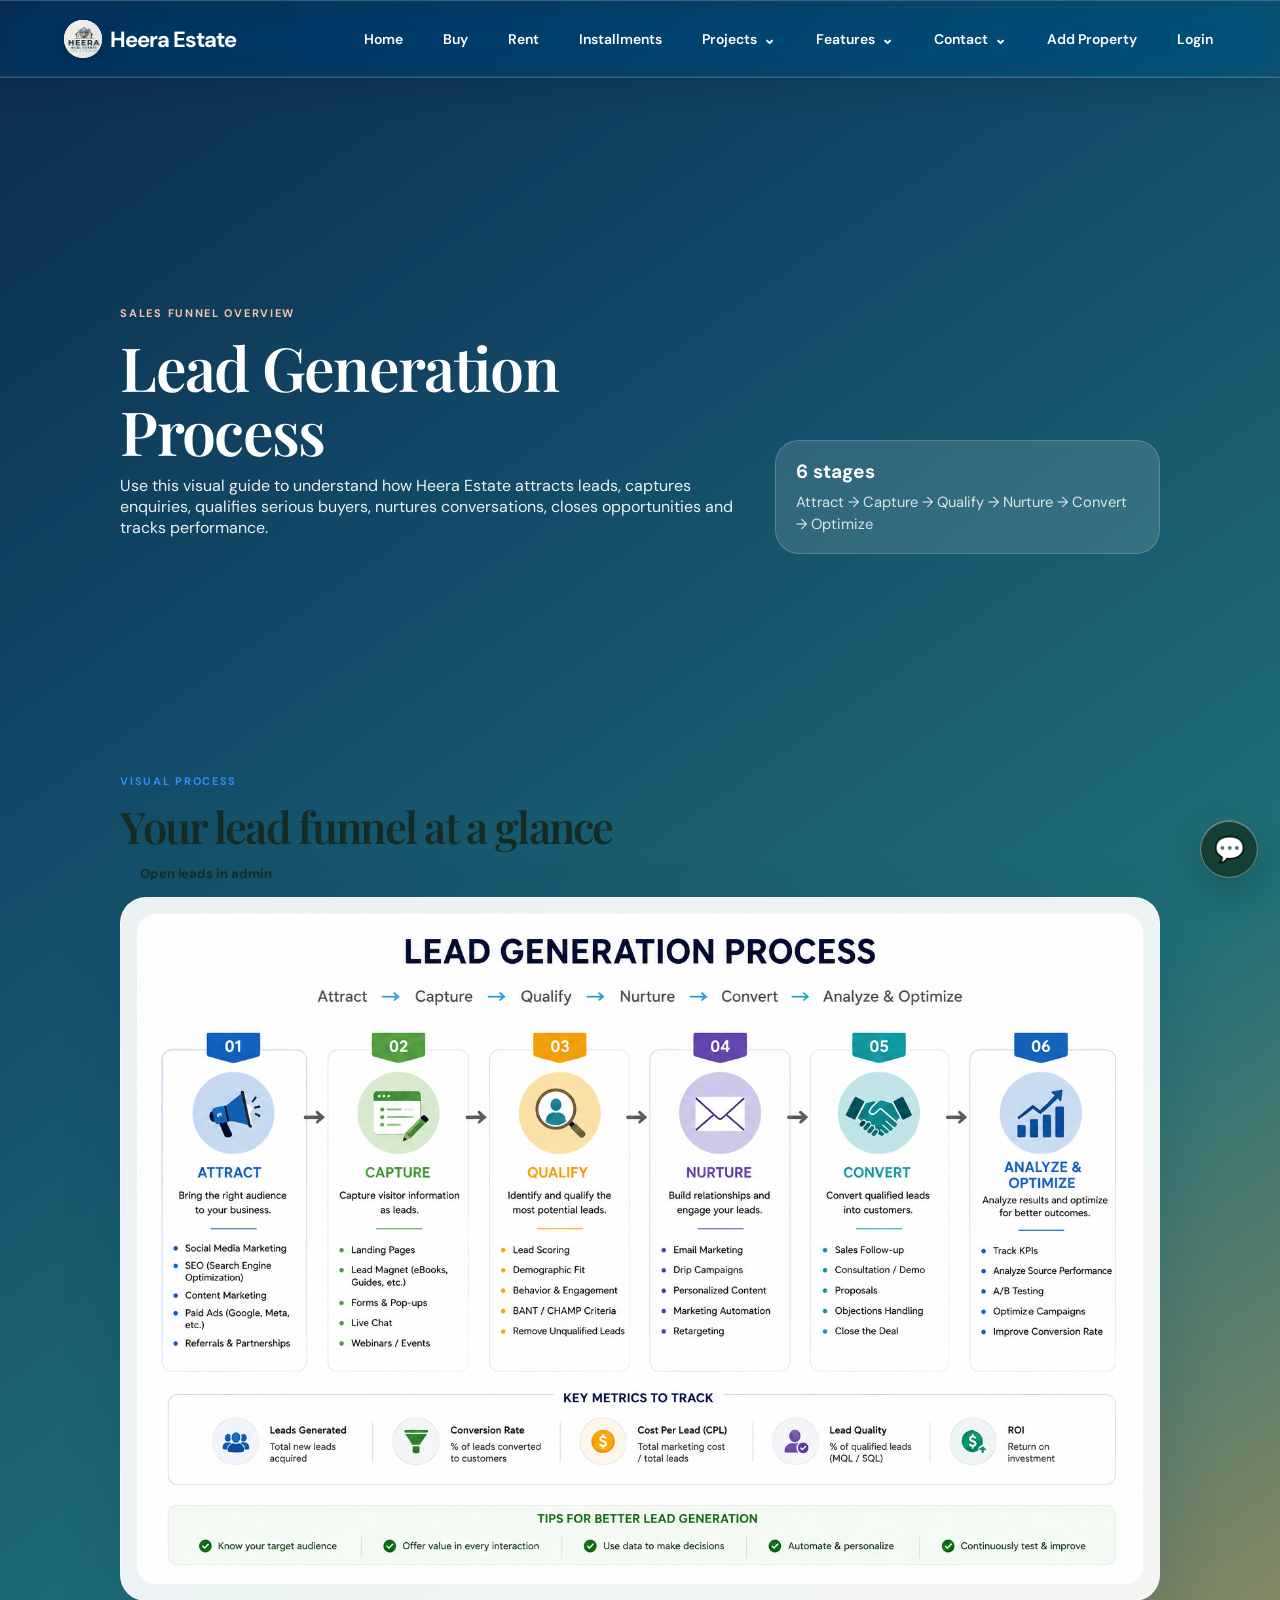
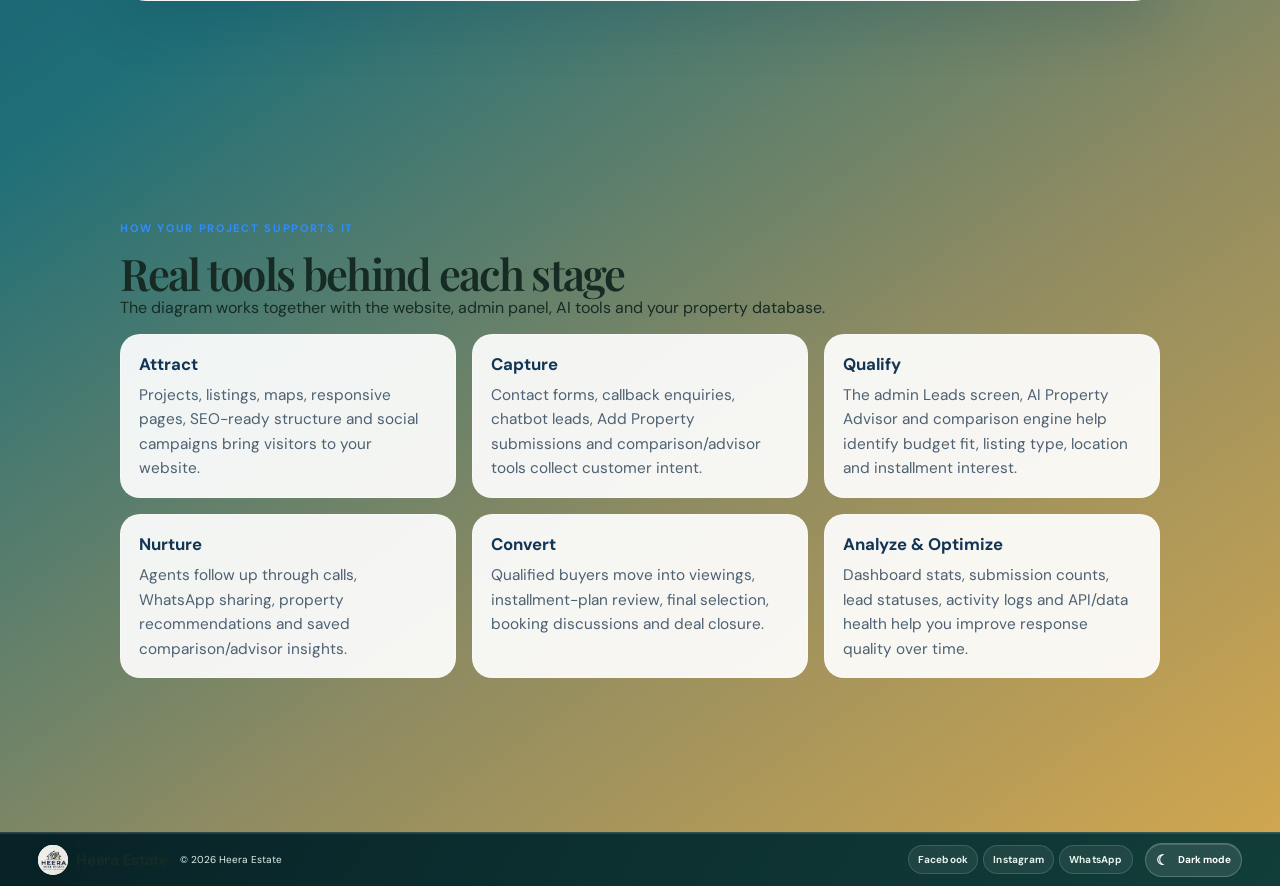
<file: lead-generation-process.html>
<!DOCTYPE html>
<html lang="en">
<head>
  <meta charset="UTF-8" />
  <meta name="viewport" content="width=device-width, initial-scale=1.0" />
  <meta name="description" content="Lead Generation Process for Heera Estate: how leads move from attraction to capture, qualification, nurture, conversion and optimization." />
  <meta name="robots" content="noindex,nofollow,noarchive" />
  <title>Lead Generation Process | Heera Estate</title>
  <link rel="preconnect" href="https://fonts.googleapis.com" />
  <link rel="preconnect" href="https://fonts.gstatic.com" crossorigin />
  <link href="https://fonts.googleapis.com/css2?family=DM+Sans:wght@400;500;600;700&family=Playfair+Display:wght@600;700&display=swap" rel="stylesheet" />
  <link rel="stylesheet" href="styles.css" />
  <link rel="stylesheet" href="chatbot.css" />
  <link rel="stylesheet" href="liquid-glass.css" />
  <link rel="stylesheet" href="navigation-fixes.css" />
  <link rel="stylesheet" href="footer-compact.css" />
  <link rel="stylesheet" href="hero-background.css" />
  <link rel="stylesheet" href="lead-generation-process.css" />
</head>
<body class="lead-process-page">
  <header class="site-header">
    <a class="brand" href="index.html" aria-label="Heera Estate home"><span class="brand-logo"><img src="images/home-logo.jpg" alt="Heera Estate logo" /></span><span>Heera Estate</span></a>
    <button class="menu-toggle" type="button" aria-label="Open menu" aria-expanded="false"><span></span><span></span><span></span></button>
    <nav class="main-nav" aria-label="Main navigation">
      <a href="index.html">Home</a>
      <a href="index.html?listing=sale#listings">Buy</a>
      <a href="index.html?listing=rent#listings">Rent</a>
      <a href="index.html?listing=installment#listings">Installments</a>
      <a href="index.html#agents">Agents</a>
      <div class="projects-nav"><button class="projects-toggle" type="button" aria-expanded="false">Projects <span>⌄</span></button><div class="projects-menu" id="projectsMenu"><span class="projects-loading">Loading projects…</span></div></div>
      <a href="plot-finder.html">PLOT FINDER</a>
      <a href="index.html#contact">Contact</a>
      <a class="nav-add-property" href="add-property.html">Add Property</a>
      <a class="login-button nav-login-item" href="index.html#admin-login">Login</a>
    </nav>
  </header>

  <main class="lead-process-main">
    <section class="lead-process-hero section">
      <div>
        <p class="eyebrow light">Sales funnel overview</p>
        <h1>Lead Generation Process</h1>
        <p>Use this visual guide to understand how Heera Estate attracts leads, captures enquiries, qualifies serious buyers, nurtures conversations, closes opportunities and tracks performance.</p>
      </div>
      <div class="lead-process-badge"><strong>6 stages</strong><span>Attract → Capture → Qualify → Nurture → Convert → Optimize</span></div>
    </section>

    <section class="lead-process-visual section">
      <div class="comparison-section-heading"><div><p class="eyebrow">Visual process</p><h2>Your lead funnel at a glance</h2></div><a class="button button-outline" href="admin.html#appLeadsWorkspace">Open leads in admin</a></div>
      <figure class="lead-process-figure">
        <img src="images/lead-generation-process.png" alt="Lead Generation Process infographic showing six stages: attract, capture, qualify, nurture, convert, and analyze & optimize." />
      </figure>
    </section>

    <section class="lead-process-support section">
      <div class="comparison-section-heading"><div><p class="eyebrow">How your project supports it</p><h2>Real tools behind each stage</h2></div><p>The diagram works together with the website, admin panel, AI tools and your property database.</p></div>
      <div class="lead-support-grid">
        <article class="lead-support-card"><h3>Attract</h3><p>Projects, listings, maps, responsive pages, SEO-ready structure and social campaigns bring visitors to your website.</p></article>
        <article class="lead-support-card"><h3>Capture</h3><p>Contact forms, callback enquiries, chatbot leads, Add Property submissions and comparison/advisor tools collect customer intent.</p></article>
        <article class="lead-support-card"><h3>Qualify</h3><p>The admin Leads screen, AI Property Advisor and comparison engine help identify budget fit, listing type, location and installment interest.</p></article>
        <article class="lead-support-card"><h3>Nurture</h3><p>Agents follow up through calls, WhatsApp sharing, property recommendations and saved comparison/advisor insights.</p></article>
        <article class="lead-support-card"><h3>Convert</h3><p>Qualified buyers move into viewings, installment-plan review, final selection, booking discussions and deal closure.</p></article>
        <article class="lead-support-card"><h3>Analyze & Optimize</h3><p>Dashboard stats, submission counts, lead statuses, activity logs and API/data health help you improve response quality over time.</p></article>
      </div>
    </section>
  </main>

  <footer class="site-footer"><a class="brand footer-brand" href="index.html"><span class="brand-logo"><img src="images/home-logo.jpg" alt="Heera Estate logo" /></span><span>Heera Estate</span></a><p>Homes that feel like home.</p><span>© <span id="year"></span> Heera Estate</span></footer>
  <script src="site-nav.js?v=20260907-5"></script>
  <script src="chatbot.js" defer></script>
  <script src="theme.js" defer></script>
</body>
</html>
</file>
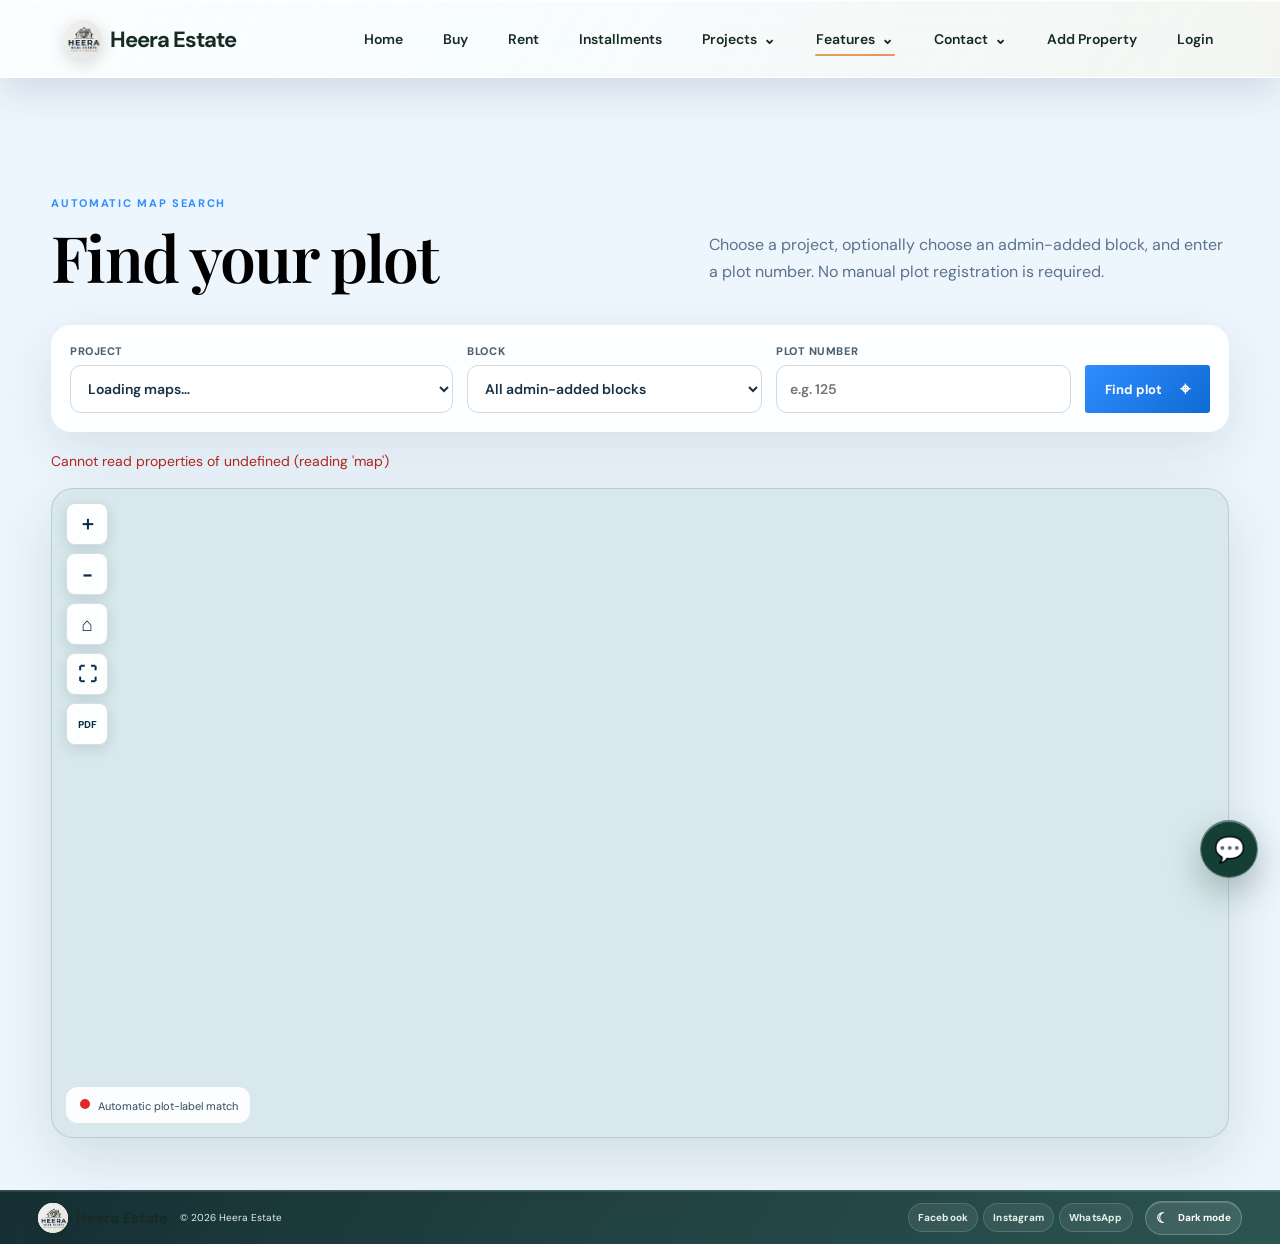
<file: plot-finder.html>
<!DOCTYPE html><html lang="en-PK"><head><meta charset="UTF-8"><meta name="viewport" content="width=device-width,initial-scale=1"><meta name="description" content="Search digital project maps by plot number for Al Rehman Garden and other Heera Estate projects. View uploaded map images and PDF master plans."><meta name="robots" content="index,follow,max-image-preview:large"><link rel="canonical" href="https://www.heeraestate.com/plot-finder.html"><meta property="og:type" content="website"><meta property="og:title" content="Al Rehman Garden Plot Finder | Heera Estate"><meta property="og:description" content="Search digital project maps and master plans by plot number."><meta property="og:url" content="https://www.heeraestate.com/plot-finder.html"><title>Al Rehman Garden Plot Finder | Heera Estate</title><link rel="preconnect" href="https://fonts.googleapis.com"><link rel="preconnect" href="https://fonts.gstatic.com" crossorigin><link href="https://fonts.googleapis.com/css2?family=DM+Sans:wght@400;500;600;700&family=Playfair+Display:wght@600;700&display=swap" rel="stylesheet"><link rel="stylesheet" href="styles.css"><link rel="stylesheet" href="chatbot.css"><link rel="stylesheet" href="liquid-glass.css"><link rel="stylesheet" href="navigation-fixes.css"><link rel="stylesheet" href="footer-compact.css"><link rel="stylesheet" href="plot-finder.css"></head>
<body class="plot-finder-page"><header class="site-header" id="top"><a class="brand" href="index.html" aria-label="Heera Estate home"><span class="brand-logo"><img src="images/home-logo.jpg" alt="Heera Estate logo"></span><span>Heera Estate</span></a><button class="menu-toggle" type="button" aria-label="Open menu" aria-expanded="false"><span></span><span></span><span></span></button><nav class="main-nav" aria-label="Main navigation"><a href="index.html">Home</a><a href="index.html?listing=sale#listings">Buy</a><a href="index.html?listing=rent#listings">Rent</a><a href="index.html?listing=installment#listings">Installments</a><a href="index.html#agents">Agents</a><div class="projects-nav"><button class="projects-toggle" type="button" aria-expanded="false">Projects <span>⌄</span></button><div class="projects-menu" id="projectsMenu"><span class="projects-loading">Loading projects…</span></div></div><a class="is-active" href="plot-finder.html" aria-current="page">PLOT FINDER</a><a href="index.html#contact">Contact</a>
      <a class="nav-add-property" href="add-property.html">Add Property</a><a class="login-button nav-login-item" href="index.html#admin-login">Login</a>
    </nav></header>
<main class="plot-finder-main"><div class="plot-finder-heading"><div><p class="eyebrow">Automatic map search</p><h1>Find your plot</h1></div><p>Choose a project, optionally choose an admin-added block, and enter a plot number. No manual plot registration is required.</p></div><form class="plot-search-card" id="plotSearchForm"><label>Project<select id="plotProject" required><option value="">Loading maps…</option></select></label><label>Block<select id="plotBlock"><option value="">All admin-added blocks</option></select></label><label>Plot Number<input id="plotNumber" required maxlength="4" inputmode="numeric" pattern="[1-9][0-9]{0,3}" autocomplete="off" placeholder="e.g. 125"></label><button class="button button-primary" type="submit">Find plot <span>⌖</span></button></form><p class="plot-finder-status" id="plotFinderStatus" role="status" aria-live="polite">Loading the selected map…</p><div class="plot-search-matches" id="plotSearchMatches" aria-label="Automatic plot matches" hidden></div><section class="map-fullscreen-shell" aria-label="Project map"><div class="public-map" id="publicPlotMap"></div><div class="pdf-map-fallback" id="pdfMapFallback" hidden><iframe id="pdfMapFrame" title="Project map PDF"></iframe><p>This map is available as a PDF. Use the PDF button to open it at full quality.</p></div><div class="map-controls" aria-label="Map controls"><button id="mapZoomIn" type="button" aria-label="Zoom in">＋</button><button id="mapZoomOut" type="button" aria-label="Zoom out">−</button><button id="mapFit" type="button" aria-label="Show full map">⌂</button><button id="mapFullscreen" type="button" aria-label="Full screen">⛶</button><a id="originalPdfLink" href="maps/al-rehman-garden-phase-2-original.pdf" target="_blank" rel="noopener" aria-label="Open original PDF">PDF</a></div><div class="map-legend"><span>Automatic plot-label match</span></div></section></main>
<dialog class="plot-popup" id="plotPopup"><div class="plot-popup-inner"><button class="plot-popup-close" type="button" aria-label="Close">×</button><p class="eyebrow">Automatically detected</p><h2 id="plotPopupTitle"></h2><dl class="plot-details" id="plotPopupDetails"></dl><p class="plot-ocr-note">This position comes from OCR of the original master-plan label. If the same number appears more than once, choose the correct candidate above the map.</p><a class="button button-primary plot-property-link" id="plotPropertyLink" href="#">View linked property <span>→</span></a></div></dialog><footer class="site-footer"><a class="brand footer-brand" href="index.html"><span class="brand-logo"><img src="images/home-logo.jpg" alt="Heera Estate logo"></span><span>Heera Estate</span></a><p>Accurate locations. Clear decisions.</p><span>© <span id="year"></span> Heera Estate</span></footer><script src="site-nav.js?v=20260907-5"></script><script src="image-map.js"></script><script src="plot-finder.js"></script><script src="chatbot.js" defer></script><script src="theme.js" defer></script></body></html>
</file>
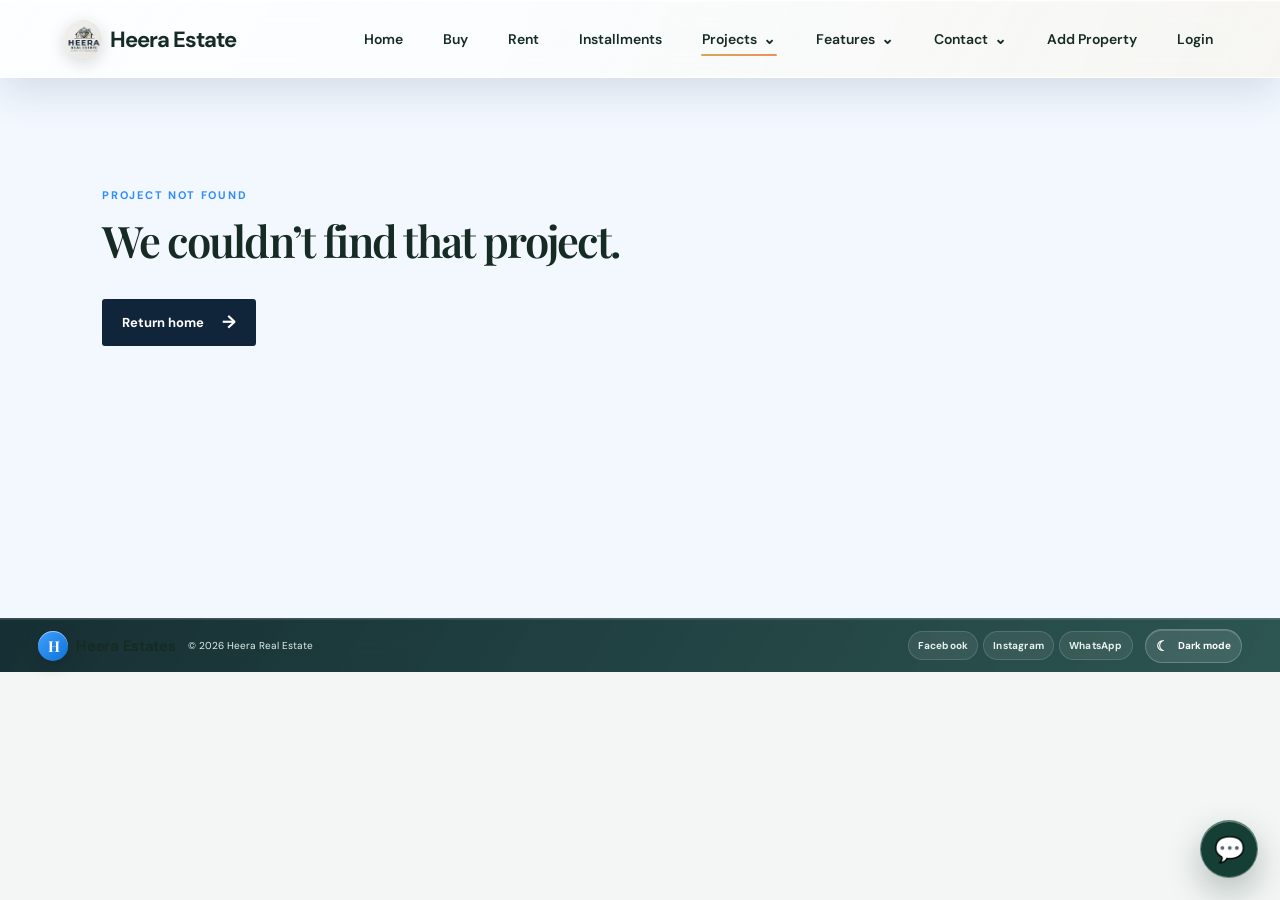
<file: project.html>
<!DOCTYPE html>
<html lang="en">
<head>
  <meta charset="UTF-8" />
  <meta name="viewport" content="width=device-width, initial-scale=1.0" />
  <meta name="description" content="Heera Estate project details." />
  <meta name="robots" content="noindex,follow" />
  <title>Heera Estate | Project</title>
  <base href="./" />
  <link rel="preconnect" href="https://fonts.googleapis.com" />
  <link rel="preconnect" href="https://fonts.gstatic.com" crossorigin />
  <link href="https://fonts.googleapis.com/css2?family=DM+Sans:wght@400;500;600;700&family=Playfair+Display:wght@600;700&display=swap" rel="stylesheet" />
  <link rel="stylesheet" href="styles.css" />
  <link rel="stylesheet" href="project.css?v=20260907-6" />
  <link rel="stylesheet" href="chatbot.css" />
  <link rel="stylesheet" href="liquid-glass.css" />
  <link rel="stylesheet" href="navigation-fixes.css" />
  <link rel="stylesheet" href="footer-compact.css" />
</head>
<body class="project-body">
  <header class="site-header">
    <a class="brand" href="index.html" aria-label="Heera Estate home">
      <span class="brand-logo"><img src="images/home-logo.jpg" alt="Heera Estate logo" /></span>
      <span>Heera Estate</span>
    </a>
    <button class="menu-toggle" type="button" aria-label="Open menu" aria-expanded="false">
      <span></span><span></span><span></span>
    </button>
    <nav class="main-nav" aria-label="Main navigation">
      <a href="index.html" data-page="home">Home</a>
      <a href="index.html?listing=sale#listings">Buy</a>
      <a href="index.html?listing=rent#listings">Rent</a><a href="index.html?listing=installment#listings">Installments</a>
      <a href="index.html#agents">Agents</a>
      <div class="projects-nav">
        <button class="projects-toggle is-active" type="button" aria-expanded="false">Projects <span>⌄</span></button>
        <div class="projects-menu" id="projectsMenu"><span class="projects-loading">Loading projects…</span></div>
      </div>
      <a href="plot-finder.html">PLOT FINDER</a>
      <a href="index.html#contact">Contact</a>
    
      <a class="nav-add-property" href="add-property.html">Add Property</a>
      <a class="login-button nav-login-item" href="index.html#admin-login">Login</a>
    </nav>
  </header>
  <main id="projectContent">
    <section class="project-hero" id="projectHero">
      <div class="project-hero-inner"><p class="eyebrow light" id="projectCategory">Project</p><h1 id="projectTitle">Loading project…</h1><p class="project-location" id="projectLocation"></p></div>
    </section>
    <section class="project-overview section">
      <div><p class="eyebrow" id="projectOverviewEyebrow">About the project</p><h2 id="projectHeadline">A thoughtful place to live</h2></div>
      <div class="project-copy"><p id="projectDescription"></p><dl class="project-facts" id="projectFacts"></dl></div>
    </section>
    <section class="project-subprojects section" id="subProjectsSection" hidden>
      <div class="section-heading"><div><p class="eyebrow">Project structure</p><h2>Sub-Projects & Blocks</h2></div></div>
      <div class="sub-project-public-grid" id="projectSubProjects"></div>
    </section>
    <section class="project-plans section" id="plansSection">
      <div class="section-heading"><div><p class="eyebrow">Plans</p><h2>Explore the layouts</h2></div></div>
      <div class="plans-grid" id="projectPlans"></div>
    </section>
    <section class="project-gallery section">
      <div class="section-heading"><div><p class="eyebrow">Gallery</p><h2>Inside the project</h2></div></div>
      <div class="project-gallery-grid" id="projectGallery"></div>
    </section>
    <section class="project-map-cta section"><div><p class="eyebrow">Digital location map</p><h2>Find a plot on the master plan</h2><p>Enter a plot number to search the supplied Phase 2 master plan automatically and zoom to each detected match.</p></div><a class="button button-primary" id="projectPlotFinderLink" href="plot-finder.html">Open Plot Finder <span>→</span></a></section>
  </main>
  <section class="project-not-found section" id="projectNotFound" hidden><p class="eyebrow">Project not found</p><h2>We couldn’t find that project.</h2><a class="button button-dark" href="index.html">Return home <span>→</span></a></section>
  <footer class="site-footer"><a class="brand footer-brand" href="index.html"><span class="brand-mark">H</span><span>Heera Estates</span></a><p>Homes that feel like home.</p><span>© <span id="year"></span> Heera Real Estate</span></footer>
  <script src="site-nav.js?v=20260907-5"></script>
  <script src="project.js?v=20260907-5"></script>
  <script src="chatbot.js" defer></script>
  <script src="theme.js" defer></script>
</body>
</html>
</file>
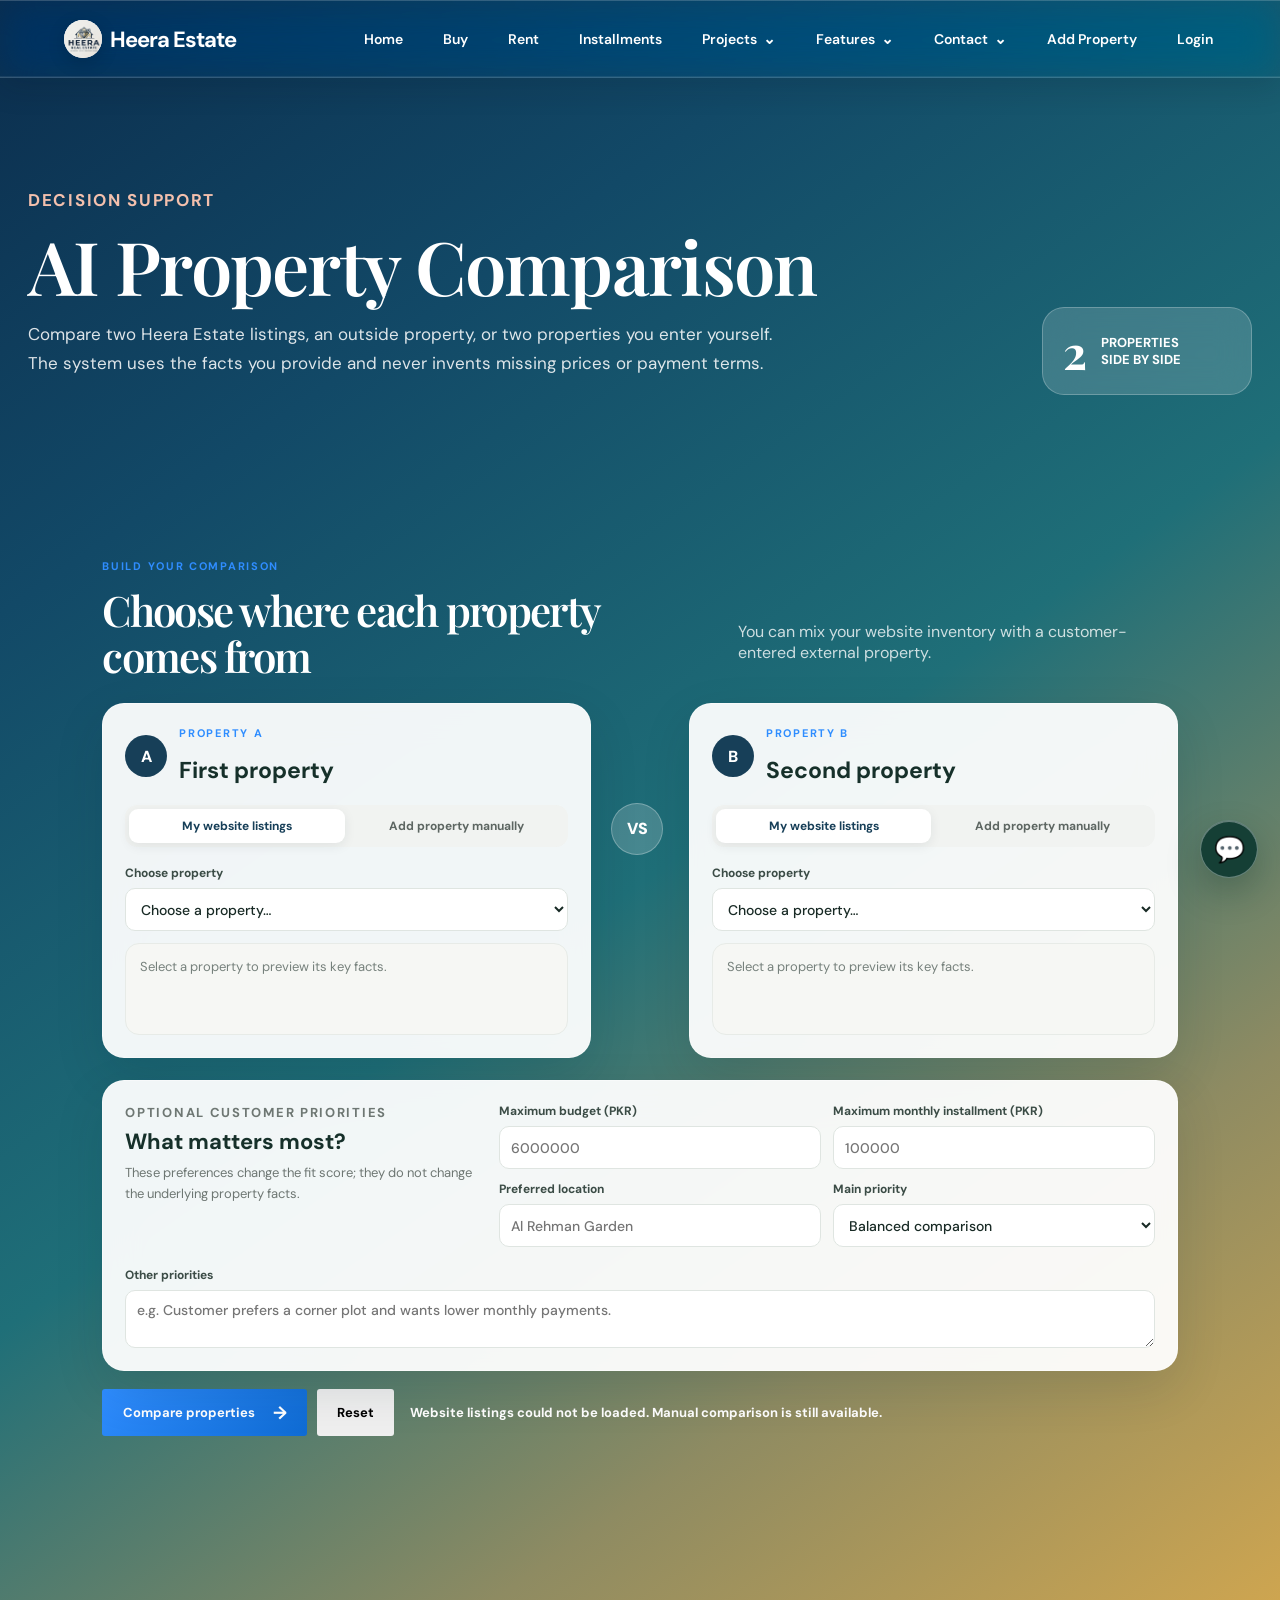
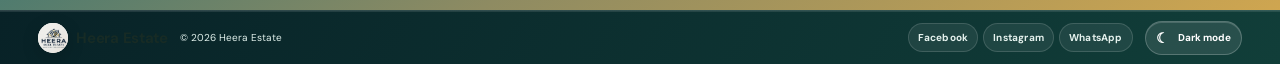
<file: property-comparison.html>
<!DOCTYPE html>
<html lang="en-PK">
<head>
  <meta charset="UTF-8" />
  <meta name="viewport" content="width=device-width, initial-scale=1.0" />
  <meta name="description" content="Compare property prices, locations, sizes, features and payment plans side by side with Heera Estate's property comparison tool." />
  <meta name="robots" content="index,follow,max-image-preview:large" />
  <link rel="canonical" href="https://www.heeraestate.com/property-comparison.html" />
  <meta property="og:title" content="Property Comparison Tool | Heera Estate" />
  <meta property="og:description" content="Compare property prices, locations, sizes, features and payment plans side by side." />
  <meta property="og:url" content="https://www.heeraestate.com/property-comparison.html" />
  <meta property="og:type" content="website" />
  <title>Property Comparison Tool | Heera Estate</title>
  <link rel="preconnect" href="https://fonts.googleapis.com" />
  <link rel="preconnect" href="https://fonts.gstatic.com" crossorigin />
  <link href="https://fonts.googleapis.com/css2?family=DM+Sans:wght@400;500;600;700&family=Playfair+Display:wght@600;700&display=swap" rel="stylesheet" />
  <link rel="stylesheet" href="styles.css" />
  <link rel="stylesheet" href="property-comparison.css" />
  <link rel="stylesheet" href="chatbot.css" />
  <link rel="stylesheet" href="liquid-glass.css" />
  <link rel="stylesheet" href="navigation-fixes.css" />
  <link rel="stylesheet" href="footer-compact.css" />
  <link rel="stylesheet" href="hero-background.css" />
</head>
<body class="comparison-page">
  <header class="site-header">
    <a class="brand" href="index.html" aria-label="Heera Estate home"><span class="brand-logo"><img src="images/home-logo.jpg" alt="Heera Estate logo" /></span><span>Heera Estate</span></a>
    <button class="menu-toggle" type="button" aria-label="Open menu" aria-expanded="false"><span></span><span></span><span></span></button>
    <nav class="main-nav" aria-label="Main navigation">
      <a href="index.html">Home</a>
      <a href="index.html?listing=sale#listings">Buy</a>
      <a href="index.html?listing=rent#listings">Rent</a>
      <a href="index.html?listing=installment#listings">Installments</a>
      <a href="index.html#agents">Agents</a>
      <div class="projects-nav"><button class="projects-toggle" type="button" aria-expanded="false">Projects <span>⌄</span></button><div class="projects-menu" id="projectsMenu"><span class="projects-loading">Loading projects…</span></div></div>
      <a href="plot-finder.html">PLOT FINDER</a>
      <a href="index.html#contact">Contact</a>
      <a class="nav-add-property" href="add-property.html">Add Property</a>
      <a class="login-button nav-login-item" href="index.html#admin-login">Login</a>
    </nav>
  </header>

  <main class="comparison-main">
    <section class="comparison-hero">
      <div class="comparison-hero-copy">
        <p class="eyebrow light">Decision support</p>
        <h1>AI Property Comparison</h1>
        <p>Compare two Heera Estate listings, an outside property, or two properties you enter yourself. The system uses the facts you provide and never invents missing prices or payment terms.</p>
      </div>
      <div class="comparison-hero-badge"><strong>2</strong><span>properties side by side</span></div>
    </section>

    <section class="comparison-builder section" aria-labelledby="comparisonBuilderTitle">
      <div class="comparison-section-heading"><div><p class="eyebrow">Build your comparison</p><h2 id="comparisonBuilderTitle">Choose where each property comes from</h2></div><p>You can mix your website inventory with a customer-entered external property.</p></div>

      <div class="comparison-property-grid">
        <article class="compare-side" data-side="a">
          <div class="compare-side-head"><span class="compare-side-letter">A</span><div><p class="eyebrow">Property A</p><h3>First property</h3></div></div>
          <div class="source-switch" role="group" aria-label="Property A source">
            <button type="button" class="source-switch__button active" data-source="inventory">My website listings</button>
            <button type="button" class="source-switch__button" data-source="manual">Add property manually</button>
          </div>
          <div class="inventory-source" data-source-panel="inventory">
            <label>Choose property
              <select data-inventory-select><option value="">Loading available properties…</option></select>
            </label>
            <div class="inventory-preview" data-inventory-preview><p>Select a property to preview its key facts.</p></div>
          </div>
          <div class="manual-source" data-source-panel="manual" hidden>
            <div class="manual-grid">
              <label class="wide">Property name / reference<input name="title" maxlength="180" placeholder="e.g. 5 Marla plot offered by another dealer" /></label>
              <label>Listing type<select name="listing_type"><option value="sale">For sale</option><option value="rent">For rent</option><option value="installment">On installments</option></select></label>
              <label>Property type<input name="property_type" maxlength="80" placeholder="Land / House / Apartment" /></label>
              <label class="wide">Project / society<input name="project" maxlength="180" placeholder="Project name, if any" /></label>
              <label class="wide">Location<input name="location" maxlength="255" placeholder="Area / city / address" /></label>
              <label>Block<input name="block" maxlength="120" placeholder="J Block" /></label>
              <label>Facing / type<input name="facing" maxlength="80" placeholder="Corner / Boulevard" /></label>
              <label>Size label<input name="size_label" maxlength="80" placeholder="5 Marla" /></label>
              <label>Area (sqft)<input name="area_sqft" type="number" min="0" step="1" inputmode="decimal" /></label>
              <label>Bedrooms<input name="bedrooms" type="number" min="0" step="0.5" inputmode="decimal" /></label>
              <label>Bathrooms<input name="bathrooms" type="number" min="0" step="0.5" inputmode="decimal" /></label>
              <label>Currency<select name="currency"><option value="PKR">PKR</option><option value="USD">USD</option></select></label>
              <label>Price<input name="price" type="number" min="0" step="1" inputmode="decimal" /></label>
            </div>
            <details class="manual-installment-details">
              <summary>Optional installment/payment-plan details</summary>
              <div class="manual-grid payment-grid">
                <label class="wide">Plan name<input name="plan_name" maxlength="120" placeholder="Dealer payment plan" /></label>
                <label>Booking amount<input name="booking_amount" type="number" min="0" step="1" /></label>
                <label>Monthly installments<input name="monthly_installment_count" type="number" min="0" step="1" /></label>
                <label>One monthly installment<input name="monthly_installment" type="number" min="0" step="1" /></label>
                <label>Half-yearly payments<input name="half_yearly_count" type="number" min="0" step="1" /></label>
                <label>One half-yearly payment<input name="half_yearly_installment" type="number" min="0" step="1" /></label>
                <label>Balloting<input name="balloting" type="number" min="0" step="1" /></label>
                <label>On possession<input name="on_possession" type="number" min="0" step="1" /></label>
                <label>Other payment<input name="other_payment" type="number" min="0" step="1" /></label>
              </div>
            </details>
            <label class="manual-notes">Notes / features<textarea name="notes" rows="3" maxlength="1200" placeholder="Any facts the customer wants considered. Do not enter passwords, CNICs or private account information."></textarea></label>
          </div>
        </article>

        <div class="comparison-vs" aria-hidden="true">VS</div>

        <article class="compare-side" data-side="b">
          <div class="compare-side-head"><span class="compare-side-letter">B</span><div><p class="eyebrow">Property B</p><h3>Second property</h3></div></div>
          <div class="source-switch" role="group" aria-label="Property B source">
            <button type="button" class="source-switch__button active" data-source="inventory">My website listings</button>
            <button type="button" class="source-switch__button" data-source="manual">Add property manually</button>
          </div>
          <div class="inventory-source" data-source-panel="inventory">
            <label>Choose property
              <select data-inventory-select><option value="">Loading available properties…</option></select>
            </label>
            <div class="inventory-preview" data-inventory-preview><p>Select a property to preview its key facts.</p></div>
          </div>
          <div class="manual-source" data-source-panel="manual" hidden>
            <div class="manual-grid">
              <label class="wide">Property name / reference<input name="title" maxlength="180" placeholder="e.g. 8 Marla house from another website" /></label>
              <label>Listing type<select name="listing_type"><option value="sale">For sale</option><option value="rent">For rent</option><option value="installment">On installments</option></select></label>
              <label>Property type<input name="property_type" maxlength="80" placeholder="Land / House / Apartment" /></label>
              <label class="wide">Project / society<input name="project" maxlength="180" placeholder="Project name, if any" /></label>
              <label class="wide">Location<input name="location" maxlength="255" placeholder="Area / city / address" /></label>
              <label>Block<input name="block" maxlength="120" placeholder="J Block" /></label>
              <label>Facing / type<input name="facing" maxlength="80" placeholder="Corner / Boulevard" /></label>
              <label>Size label<input name="size_label" maxlength="80" placeholder="8 Marla" /></label>
              <label>Area (sqft)<input name="area_sqft" type="number" min="0" step="1" inputmode="decimal" /></label>
              <label>Bedrooms<input name="bedrooms" type="number" min="0" step="0.5" inputmode="decimal" /></label>
              <label>Bathrooms<input name="bathrooms" type="number" min="0" step="0.5" inputmode="decimal" /></label>
              <label>Currency<select name="currency"><option value="PKR">PKR</option><option value="USD">USD</option></select></label>
              <label>Price<input name="price" type="number" min="0" step="1" inputmode="decimal" /></label>
            </div>
            <details class="manual-installment-details">
              <summary>Optional installment/payment-plan details</summary>
              <div class="manual-grid payment-grid">
                <label class="wide">Plan name<input name="plan_name" maxlength="120" placeholder="Dealer payment plan" /></label>
                <label>Booking amount<input name="booking_amount" type="number" min="0" step="1" /></label>
                <label>Monthly installments<input name="monthly_installment_count" type="number" min="0" step="1" /></label>
                <label>One monthly installment<input name="monthly_installment" type="number" min="0" step="1" /></label>
                <label>Half-yearly payments<input name="half_yearly_count" type="number" min="0" step="1" /></label>
                <label>One half-yearly payment<input name="half_yearly_installment" type="number" min="0" step="1" /></label>
                <label>Balloting<input name="balloting" type="number" min="0" step="1" /></label>
                <label>On possession<input name="on_possession" type="number" min="0" step="1" /></label>
                <label>Other payment<input name="other_payment" type="number" min="0" step="1" /></label>
              </div>
            </details>
            <label class="manual-notes">Notes / features<textarea name="notes" rows="3" maxlength="1200" placeholder="Any facts the customer wants considered."></textarea></label>
          </div>
        </article>
      </div>

      <article class="comparison-priorities">
        <div><p class="eyebrow">Optional customer priorities</p><h3>What matters most?</h3><p>These preferences change the fit score; they do not change the underlying property facts.</p></div>
        <div class="priority-grid">
          <label>Maximum budget (PKR)<input id="compareBudgetMax" type="number" min="0" step="1" inputmode="decimal" placeholder="6000000" /></label>
          <label>Maximum monthly installment (PKR)<input id="compareMonthlyMax" type="number" min="0" step="1" inputmode="decimal" placeholder="100000" /></label>
          <label>Preferred location<input id="comparePreferredLocation" maxlength="160" placeholder="Al Rehman Garden" /></label>
          <label>Main priority<select id="comparePriority"><option value="balanced">Balanced comparison</option><option value="price">Lowest price</option><option value="space">More space</option><option value="installments">Installment affordability</option><option value="location">Preferred location</option></select></label>
        </div>
        <label>Other priorities<textarea id="compareNotes" rows="2" maxlength="1000" placeholder="e.g. Customer prefers a corner plot and wants lower monthly payments."></textarea></label>
      </article>

      <div class="comparison-actions">
        <button class="button button-primary comparison-run" id="runComparison" type="button">Compare properties <span>→</span></button>
        <button class="button button-outline" id="resetComparison" type="button">Reset</button>
        <p id="comparisonStatus" role="status" aria-live="polite"></p>
      </div>
    </section>

    <section class="comparison-results section" id="comparisonResults" hidden aria-live="polite">
      <div class="comparison-section-heading"><div><p class="eyebrow">Comparison result</p><h2>Side-by-side decision view</h2></div><div class="result-provider" id="comparisonProvider"></div></div>
      <div class="comparison-score-grid">
        <article class="score-card" data-result-side="a"><span class="score-letter">A</span><div><small>Fit score</small><strong id="scoreA">—</strong><h3 id="scoreTitleA">Property A</h3></div></article>
        <article class="recommendation-card"><small>Recommendation</small><strong id="comparisonWinner">Reviewing…</strong><p>Scores reflect the information and customer priorities supplied to this comparison.</p></article>
        <article class="score-card" data-result-side="b"><span class="score-letter">B</span><div><small>Fit score</small><strong id="scoreB">—</strong><h3 id="scoreTitleB">Property B</h3></div></article>
      </div>

      <div class="comparison-table-wrap">
        <table class="comparison-table">
          <thead><tr><th>Criteria</th><th id="tableTitleA">Property A</th><th id="tableTitleB">Property B</th></tr></thead>
          <tbody id="comparisonTableBody"></tbody>
        </table>
      </div>

      <div class="comparison-insights-grid">
        <article class="insight-card"><p class="eyebrow">Property A</p><h3>Strengths & checks</h3><div id="insightsA"></div></article>
        <article class="ai-comparison-card"><div class="ai-card-heading"><div><p class="eyebrow">Advisor brief</p><h3>AI-assisted comparison</h3></div><span id="aiProviderBadge">Local analysis</span></div><div class="ai-comparison-text" id="comparisonBrief"></div><div class="ai-comparison-actions"><button type="button" class="button button-outline" id="copyComparison">Copy comparison</button></div></article>
        <article class="insight-card"><p class="eyebrow">Property B</p><h3>Strengths & checks</h3><div id="insightsB"></div></article>
      </div>
      <p class="comparison-disclaimer" id="comparisonDisclaimer"></p>
    </section>
  </main>

  <footer class="site-footer"><a class="brand footer-brand" href="index.html"><span class="brand-logo"><img src="images/home-logo.jpg" alt="Heera Estate logo" /></span><span>Heera Estate</span></a><p>Homes that feel like home.</p><span>© <span id="year"></span> Heera Estate</span></footer>
  <script src="site-nav.js?v=20260907-6"></script>
  <script src="property-comparison.js"></script>
  <script src="chatbot.js?v=20260907-6" defer></script>
  <script src="theme.js?v=20260907-6" defer></script>
</body>
</html>
</file>
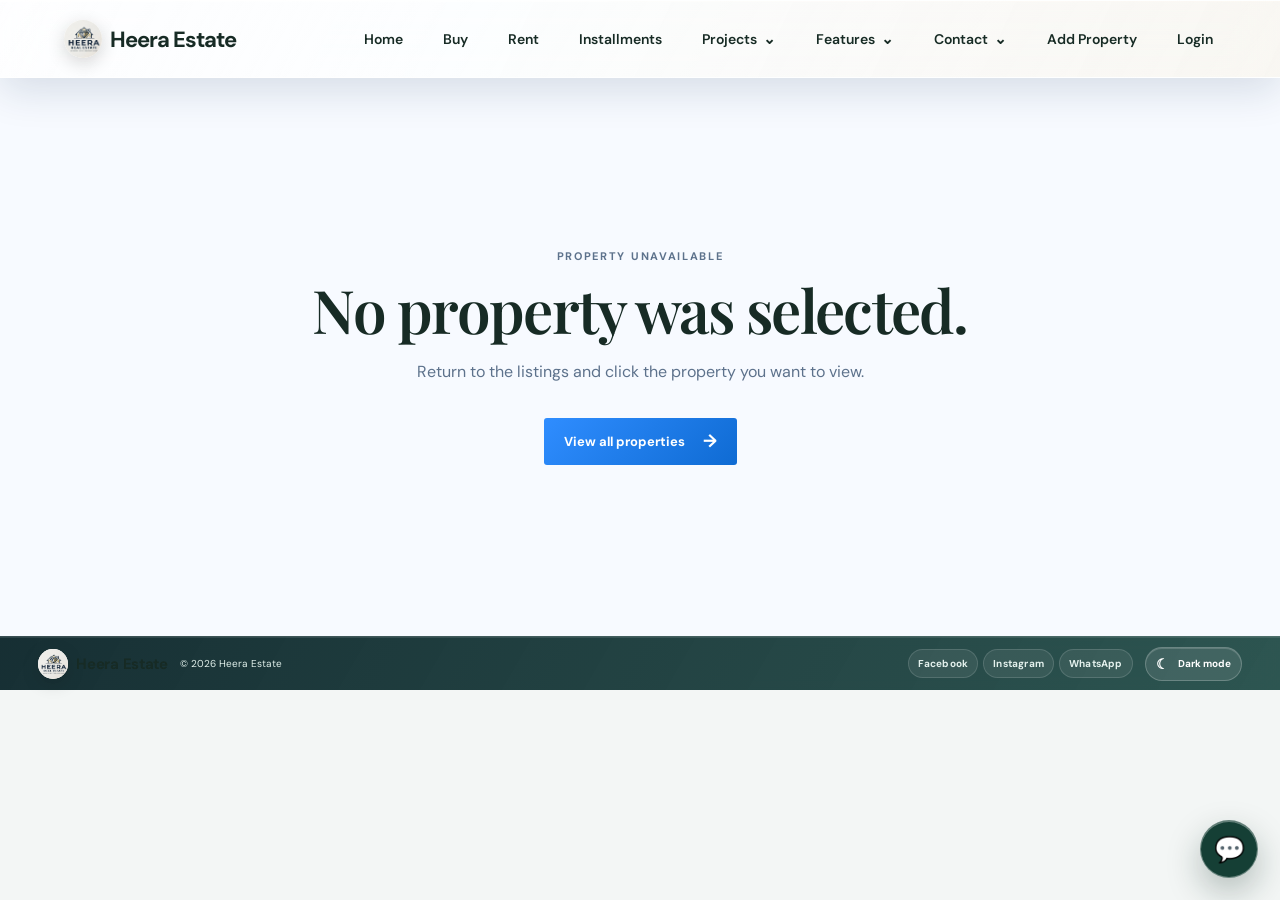
<file: property.html>
<!DOCTYPE html>
<html lang="en">
<head>
  <meta charset="UTF-8" />
  <meta name="viewport" content="width=device-width, initial-scale=1.0" />
  <meta name="description" content="View property details from Heera Estate." />
  <meta name="robots" content="noindex,follow" />
  <title>Heera Estate | Property Details</title>
  <link rel="preconnect" href="https://fonts.googleapis.com" />
  <link rel="preconnect" href="https://fonts.gstatic.com" crossorigin />
  <link href="https://fonts.googleapis.com/css2?family=DM+Sans:wght@400;500;600;700&family=Playfair+Display:wght@600;700&display=swap" rel="stylesheet" />
  <link rel="stylesheet" href="styles.css" />
  <link rel="stylesheet" href="property.css" />
  <link rel="stylesheet" href="platform-v5-client.css?v=20260911" />
  <link rel="stylesheet" href="chatbot.css" />
  <link rel="stylesheet" href="liquid-glass.css" />
  <link rel="stylesheet" href="navigation-fixes.css" />
  <link rel="stylesheet" href="footer-compact.css" />
</head>
<body class="property-detail-page">
  <header class="site-header property-header">
    <a class="brand" href="index.html" aria-label="Heera Estate home">
      <span class="brand-logo"><img src="images/home-logo.jpg" alt="Heera Estate logo" /></span>
      <span>Heera Estate</span>
    </a>
    <button class="menu-toggle" type="button" aria-label="Open menu" aria-expanded="false"><span></span><span></span><span></span></button>
    <nav class="main-nav" aria-label="Main navigation">
      <a href="index.html">Home</a><a href="index.html?listing=sale#listings">Buy</a><a href="index.html?listing=rent#listings">Rent</a><a href="index.html?listing=installment#listings">Installments</a><a href="index.html#agents">Agents</a>
      <div class="projects-nav"><button class="projects-toggle" type="button" aria-expanded="false">Projects <span>⌄</span></button><div class="projects-menu" id="projectsMenu"><span class="projects-loading">Loading projects…</span></div></div><a href="plot-finder.html">PLOT FINDER</a><a href="index.html#contact">Contact</a>
    
      <a class="nav-add-property" href="add-property.html">Add Property</a>
      <a class="login-button nav-login-item" href="index.html#admin-login">Login</a>
    </nav>
  </header>

  <main>
    <section class="property-state" id="propertyLoading" aria-live="polite">
      <span class="property-loader" aria-hidden="true"></span>
      <p>Loading property details…</p>
    </section>

    <section class="property-state property-error" id="propertyError" hidden>
      <p class="eyebrow">Property unavailable</p>
      <h1 id="propertyErrorTitle">We couldn’t load this property.</h1>
      <p id="propertyErrorMessage">Please return to the listings and choose another property.</p>
      <a class="button button-primary" href="index.html#listings">View all properties <span>→</span></a>
    </section>

    <article id="propertyContent" hidden>
      <section class="property-intro">
        <div class="property-intro-copy">
          <div class="property-badges">
            <span class="property-badge property-badge-primary" id="propertyListingType"></span>
            <span class="property-badge" id="propertyType"></span>
            <span class="property-badge" id="propertyStatus"></span>
          </div>
          <h1 id="propertyTitle"></h1>
          <p class="property-location" id="propertyLocation"></p>
        </div>
        <div class="property-price-panel">
          <span>Property price</span>
          <strong id="propertyPrice"></strong>
          <small id="propertySecondaryPrice" hidden></small>
        </div>
      </section>

      <section class="property-gallery-section" aria-label="Property media">
        <div class="property-main-media" id="propertyMainMedia"></div>
        <button class="property-gallery-arrow property-gallery-previous" id="previousMedia" type="button" aria-label="Previous image" hidden>‹</button>
        <button class="property-gallery-arrow property-gallery-next" id="nextMedia" type="button" aria-label="Next image" hidden>›</button>
        <span class="property-gallery-count" id="mediaCount" hidden></span>
      </section>
      <div class="property-thumbnails" id="propertyThumbnails" aria-label="Choose property image"></div>

      <section class="property-information">
        <div class="property-main-column">
          <section class="property-block">
            <p class="eyebrow">Overview</p>
            <h2>Property details</h2>
            <div class="property-facts" id="propertyFacts"></div>
          </section>

          <section class="property-block" id="descriptionSection">
            <p class="eyebrow">About this property</p>
            <h2>Description</h2>
            <p class="property-description-text" id="propertyDescription"></p>
          </section>

          <section class="property-block" id="videoSection" hidden>
            <p class="eyebrow">Take a closer look</p>
            <h2>Property videos</h2>
            <div class="property-video-grid" id="propertyVideos"></div>
          </section>

          <section class="property-block" id="linksSection" hidden>
            <p class="eyebrow">More information</p>
            <h2>Property links</h2>
            <div class="property-external-links" id="propertyLinks"></div>
          </section>
        </div>

        <aside class="property-contact-card">
          <p class="eyebrow">Interested?</p>
          <h2>Ask about this property</h2>
          <p>Contact Heera Estate and mention property <strong id="propertyReference"></strong>.</p>
          <a class="button button-primary property-contact-button" id="whatsAppEnquiry" href="https://wa.me/923091496014" target="_blank" rel="noopener">Enquire on WhatsApp <span>→</span></a>
          <button class="property-contact-secondary property-compare-detail" id="propertyCompareButton" type="button">＋ Add to comparison</button>
          <a class="property-contact-secondary" href="property-comparison.html">Open property comparison →</a>
          <a class="property-contact-secondary" href="index.html#contact">Send an enquiry form</a>
        </aside>
      </section>
    </article>
  </main>

  <footer class="site-footer">
    <a class="brand footer-brand" href="index.html">
      <span class="brand-logo"><img src="images/home-logo.jpg" alt="Heera Estate logo" /></span>
      <span>Heera Estate</span>
    </a>
    <p>Homes that feel like home.</p>
    <span>© <span id="year"></span> Heera Estate</span>
  </footer>

  <script src="site-nav.js?v=20260907-5"></script>
  <script src="property.js?v=20260907-6"></script>
  <script src="platform-v5-client.js?v=20260911"></script>
  <script src="chatbot.js" defer></script>
  <script src="theme.js" defer></script>
</body>
</html>
</file>
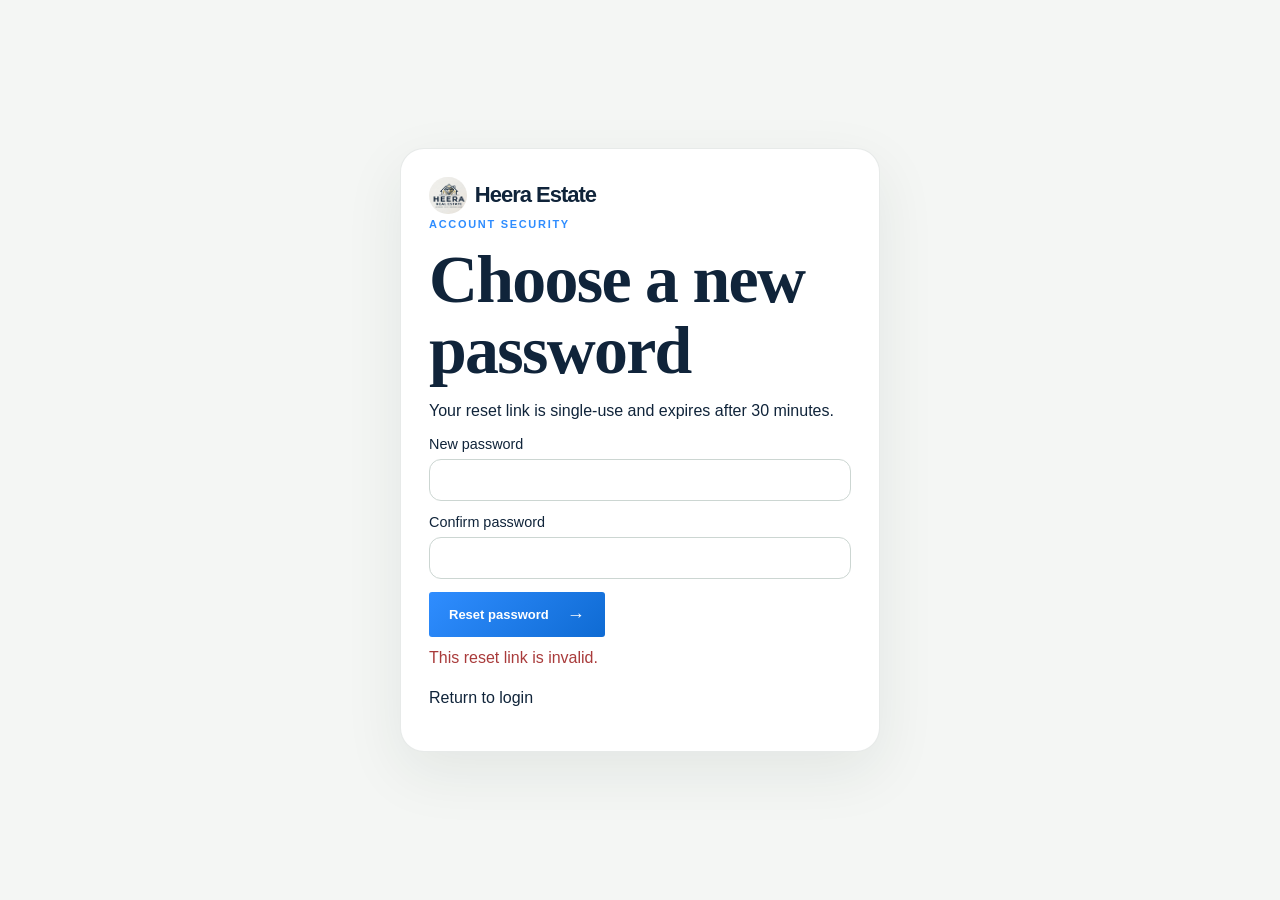
<file: reset-password.html>
<!DOCTYPE html><html lang="en"><head><meta charset="UTF-8"><meta name="viewport" content="width=device-width,initial-scale=1"><meta name="robots" content="noindex,nofollow"><title>Reset Password | Heera Estate</title><link rel="stylesheet" href="styles.css"><link rel="stylesheet" href="reset-password.css"></head><body><main class="reset-shell"><section class="reset-card"><a class="brand" href="index.html"><span class="brand-logo"><img src="images/home-logo.jpg" alt="Heera Estate"></span><span>Heera Estate</span></a><p class="eyebrow">Account security</p><h1>Choose a new password</h1><p>Your reset link is single-use and expires after 30 minutes.</p><form id="resetPasswordForm"><label>New password<input name="password" type="password" minlength="8" autocomplete="new-password" required></label><label>Confirm password<input name="confirm_password" type="password" minlength="8" autocomplete="new-password" required></label><button class="button button-primary" type="submit">Reset password <span>→</span></button><p id="resetMessage" class="reset-message" role="status"></p></form><p><a href="index.html#admin-login">Return to login</a></p></section></main><script src="reset-password.js?v=20260911"></script></body></html>
</file>
<file: styles.css>
:root {
  --ink: #10243a;
  --muted: #5d728c;
  --cream: #f3f8ff;
  --sand: #e6f2ff;
  --orange: #2f8dff;
  --white: #ffffff;
  --line: #d8e7f7;
  --serif: "Playfair Display", Georgia, serif;
  --sans: "DM Sans", Arial, sans-serif;
}

* { box-sizing: border-box; }
html { scroll-behavior: smooth; }
body { margin: 0; background: var(--cream); color: var(--ink); font-family: var(--sans); }
button, input, select, textarea { font: inherit; }
button { cursor: pointer; }
a { color: inherit; text-decoration: none; }

.topbar { background: #0d2d4d; color: white; display: flex; justify-content: center; padding: 8px clamp(24px,2vw,78px); }
 .topbar-links { display: flex; gap: 18px; flex-wrap: wrap; justify-content: center; }
 .topbar-links a { color: white; font-size: 12px; font-weight: 700; letter-spacing: .7px; text-decoration: none; text-transform: uppercase; }
 .topbar-links a:hover { color: var(--orange); }
 .site-header { align-items: center; background: rgba(243,248,255,.96); display: flex; height: 78px; justify-content: space-between; padding: 0 clamp(24px,5vw,78px); position: relative; z-index: 5; }
.brand { align-items: center; display: inline-flex; font-size: 22px; font-weight: 700; gap: 8px; letter-spacing: -1px; }
.brand-mark { align-items: center; background: linear-gradient(135deg, #3fa1ff, #0d72d7); border-radius: 50%; color: white; display: inline-flex; font-family: var(--serif); font-size: 20px; font-weight: 700; height: 31px; justify-content: center; width: 31px; }

/* Logo image when present — circular, cropped to fit */
.brand-logo { display: inline-block; height: 1cm; width: 1cm; border-radius: 50%; overflow: hidden; vertical-align: middle; flex-shrink: 0; background: white; }
.brand-logo img { height: 100%; width: 100%; object-fit: cover; display: block; }

/* Use exact 1cm size for footer as well */
.footer-brand .brand-logo { height: 1cm; width: 1cm; }
.main-nav { display: flex; gap: 34px; margin-left: 100px; }
.main-nav a, .main-nav .nav-login-item { background: transparent; border: 0; color: #37423e; cursor: pointer; font: 600 14px "DM Sans", sans-serif; padding: 0; text-decoration: none; }
.main-nav a:hover, .main-nav .nav-login-item:hover { color: var(--orange); }
.projects-nav { position: relative; }
.projects-toggle { background: transparent; border: 0; color: #37423e; font-size: 14px; font-weight: 600; padding: 0; }
.projects-toggle span { display: inline-block; font-size: 15px; margin-left: 3px; transition: transform .2s; }
.projects-toggle[aria-expanded="true"] span { transform: rotate(180deg); }
.projects-menu { background: white; box-shadow: 0 12px 26px rgba(31,43,39,.14); display: none; left: -18px; min-width: 215px; padding: 9px; position: absolute; top: 27px; }
.projects-menu.open { display: grid; }
.projects-menu a { color: var(--ink); font-size: 12px; padding: 10px 11px; }
.projects-menu a:hover { background: var(--sand); color: var(--ink); }
.project-menu-group { position: relative; }
.project-group-toggle { align-items: center; background: transparent; border: 0; color: var(--theme-text, var(--ink)); cursor: pointer; display: flex; font: 600 12px var(--sans); justify-content: space-between; padding: 10px 11px; text-align: left; width: 100%; }
.project-group-toggle:hover { background: var(--sand); }
.project-group-toggle b { font-size: 17px; transition: transform .2s; }
.project-menu-group.open > .project-group-toggle b { transform: rotate(90deg); }
.project-submenu { background: var(--theme-surface, #f8f6ef); display: none; margin: 2px 0 5px 10px; }
.project-menu-group.open > .project-submenu { display: grid; }
.project-submenu a { border-left: 2px solid var(--gold); padding-left: 14px; }
.projects-loading { color: var(--muted); font-size: 11px; padding: 10px; }
.admin-login-icon { appearance: none; margin-left: auto; display: inline-flex; align-items: center; justify-content: center; width: 42px; height: 42px; border-radius: 50%; border: 1px solid #bac0ba; background: white; transition: background .2s, border-color .2s; padding: 0; }
.admin-login-icon:hover { background: var(--orange); border-color: var(--orange); }
.admin-login-icon img { width: 24px; height: 24px; object-fit: cover; display: block; border-radius: 50%; }
.saved-button { background: transparent; border: 0; color: var(--ink); font-size: 14px; font-weight: 600; padding: 10px 0; }
.saved-button span { font-size: 22px; margin-right: 6px; vertical-align: -2px; }
.saved-button b { align-items: center; background: var(--ink); border-radius: 50%; color: white; display: inline-flex; font-size: 11px; height: 18px; justify-content: center; margin-left: 4px; width: 18px; }
.menu-toggle { display: none; }

.hero { background: linear-gradient(90deg, rgba(8,35,67,.82), rgba(47,141,255,.28)), url("https://images.unsplash.com/photo-1600585154340-be6161a56a0c?auto=format&fit=crop&w=2200&q=88") center/cover; color: white; min-height: 620px; padding: 108px clamp(24px,10vw,160px) 50px; position: relative; }
.hero-content { max-width: 900px; }
.eyebrow { color: var(--orange); font-size: 11px; font-weight: 700; letter-spacing: 1.7px; margin: 0 0 15px; text-transform: uppercase; }
.eyebrow.light { color: #f3c0ad; }
h1,h2,h3,p { margin-top: 0; }
h1, h2 { font-family: var(--serif); font-weight: 600; letter-spacing: -1.7px; }
h1 { font-size: clamp(43px, 5.3vw, 74px); line-height: 1.04; margin-bottom: 20px; }
h1 em { color: #8ed0ff; font-weight: 600; }
.hero-copy { color: #eef2ee; font-size: 17px; margin-bottom: 38px; }
.search-panel { align-items: end; background: white; border-radius: 5px; box-shadow: 0 14px 35px rgba(0,0,0,.12); color: var(--ink); display: grid; gap: 0; grid-template-columns: 1fr 1.15fr .8fr auto; max-width: 890px; padding: 10px; }
.search-panel label { border-right: 1px solid var(--line); display: flex; flex-direction: column; gap: 6px; min-width: 0; padding: 8px 18px; }
.search-panel label span, .contact-form label { color: var(--muted); font-size: 10px; font-weight: 700; letter-spacing: .8px; text-transform: uppercase; }
select,input,textarea { background: transparent; border: 0; color: var(--ink); font-size: 14px; outline: none; padding: 0; width: 100%; }
select { cursor: pointer; }
.button { align-items: center; border: 0; border-radius: 3px; display: inline-flex; font-size: 13px; font-weight: 700; gap: 18px; justify-content: center; padding: 15px 20px; transition: transform .2s, background .2s; }
.button:hover { transform: translateY(-2px); }
.button span,.text-link span { font-size: 18px; line-height: 12px; }
.button-primary { background: linear-gradient(135deg, #2f8dff, #0f6bd3); color: white; }
.button-primary:hover { background: linear-gradient(135deg, #0f6bd3, #0b4f96); }
.button-dark { background: var(--ink); color: white; margin-top: 35px; }

.section { padding: 110px clamp(24px,8vw,130px); }
.section-heading { align-items: end; display: flex; justify-content: space-between; margin-bottom: 42px; }
h2 { font-size: clamp(34px,3.4vw,49px); line-height: 1.08; margin-bottom: 0; }
.text-link { background: transparent; border: 0; color: var(--ink); font-size: 13px; font-weight: 700; padding: 8px 0; }
.text-link:hover { color: var(--orange); }
.results-message { color: var(--muted); font-size: 14px; margin: -22px 0 28px; }
.property-grid { display: grid; gap: 25px; grid-template-columns: repeat(3, 1fr); }
.property-card { background: white; min-width: 0; overflow: hidden; }
.property-image { height: 258px; overflow: hidden; position: relative; }
.property-image img { height: 100%; object-fit: cover; transition: transform .4s; width: 100%; }
.property-card:hover .property-image img { transform: scale(1.05); }
.tag { background: var(--ink); color: white; font-size: 10px; font-weight: 700; left: 14px; letter-spacing: 1px; padding: 7px 9px; position: absolute; text-transform: uppercase; top: 14px; }
.favorite { align-items: center; background: rgba(255,255,255,.92); border: 0; border-radius: 50%; color: var(--ink); display: flex; font-size: 24px; height: 36px; justify-content: center; position: absolute; right: 14px; top: 14px; width: 36px; }
.favorite.active { color: var(--orange); }
.property-content { padding: 21px 20px 20px; }
.property-price { font-family: var(--serif); font-size: 24px; font-weight: 700; margin-bottom: 9px; }
.property-address { font-size: 14px; font-weight: 600; margin: 0 0 5px; }
.property-city { color: var(--muted); font-size: 13px; margin: 0 0 19px; }
.property-media-links { display: flex; flex-wrap: wrap; gap: 8px 12px; margin: -6px 0 17px; }
.property-media-links span, .property-media-links a { color: var(--muted); font-size: 11px; font-weight: 700; }
.property-media-links a { color: var(--orange); }
.property-media-links a:hover { color: var(--ink); }
.property-detail-button { display: inline-block; margin: 16px 0 0; padding: 10px 18px; border-radius: 10px; background: var(--orange); color: white; text-decoration: none; font-size: 13px; font-weight: 700; transition: background .2s ease; }
.property-detail-button:hover { background: #c1702f; }
.property-specs { border-top: 1px solid var(--line); color: #56605c; display: flex; font-size: 12px; gap: 15px; padding-top: 16px; }
.property-specs span { display: flex; gap: 4px; }

.neighborhoods { background: var(--sand); }
.section-note { color: var(--muted); font-size: 14px; line-height: 1.6; max-width: 260px; }
.neighborhood-grid { display: grid; gap: 20px; grid-template-columns: 1.45fr 1fr 1fr; }
.neighborhood { display: block; height: 310px; overflow: hidden; position: relative; }
.neighborhood img { filter: brightness(.76); height: 100%; object-fit: cover; transition: transform .4s; width: 100%; }
.neighborhood:hover img { transform: scale(1.06); }
.neighborhood span { bottom: 22px; color: white; font-family: var(--serif); font-size: 25px; font-weight: 600; left: 24px; position: absolute; }
.neighborhood small { display: block; font-family: var(--sans); font-size: 11px; font-weight: 500; letter-spacing: .6px; margin-top: 6px; text-transform: uppercase; }

.home-gallery { background: #f7f5f0; }
.home-gallery-mosaic { display: grid; gap: 16px; grid-auto-flow: dense; grid-auto-rows: clamp(230px, 25vw, 330px); grid-template-columns: repeat(12, minmax(0, 1fr)); }
.home-gallery-mosaic .gallery-tile { display: block; grid-column: span 4; margin: 0; min-width: 0; overflow: hidden; position: relative; }
.home-gallery-mosaic .gallery-tile:nth-child(6n + 1),.home-gallery-mosaic .gallery-tile:nth-child(6n + 6) { grid-column: span 3; }
.home-gallery-mosaic .gallery-tile:nth-child(6n + 2),.home-gallery-mosaic .gallery-tile:nth-child(6n + 4) { grid-column: span 5; }
.home-gallery-mosaic .gallery-tile:nth-child(6n + 3),.home-gallery-mosaic .gallery-tile:nth-child(6n + 5) { grid-column: span 4; }
.home-gallery-mosaic .gallery-tile::after { background: linear-gradient(180deg, transparent 48%, rgba(12,18,16,.7) 100%); content: ""; inset: 0; pointer-events: none; position: absolute; }
.home-gallery-mosaic .gallery-open { background: transparent; border: 0; cursor: zoom-in; display: block; height: 100%; padding: 0; width: 100%; }
.home-gallery-mosaic .gallery-tile img { height: 100%; object-fit: cover; transition: transform .45s ease; width: 100%; }
.home-gallery-mosaic .gallery-tile:hover img { transform: scale(1.035); }
.home-gallery-mosaic .gallery-tile figcaption { bottom: 0; color: #fff; font-size: clamp(15px,1.35vw,20px); font-weight: 500; left: 0; line-height: 1.3; padding: 20px; pointer-events: none; position: absolute; right: 0; text-shadow: 0 1px 8px rgba(0,0,0,.45); z-index: 1; }
.home-gallery-mosaic .gallery-open:focus-visible { outline: 3px solid #d39a2f; outline-offset: -3px; }
.home-gallery-empty { color: var(--muted); font-size: 14px; grid-column: 1 / -1; }
.gallery-lightbox { background: transparent; border: 0; height: 100vh; margin: 0; max-height: none; max-width: none; padding: 28px; width: 100vw; }
.gallery-lightbox[open] { align-items: center; display: flex; justify-content: center; }
.gallery-lightbox::backdrop { background: rgba(5,10,9,.92); }
.gallery-lightbox figure { align-items: center; display: flex; flex-direction: column; gap: 12px; margin: auto; max-width: 100%; }
.gallery-lightbox img { display: block; height: auto; max-height: calc(100vh - 96px); max-width: calc(100vw - 56px); object-fit: contain; width: auto; }
.gallery-lightbox figcaption { color: #fff; font-size: 14px; line-height: 1.4; max-width: min(900px,90vw); text-align: center; }
.gallery-lightbox-close { align-items: center; background: #fff; border: 0; border-radius: 50%; color: #172621; cursor: pointer; display: flex; font-size: 28px; height: 42px; justify-content: center; line-height: 1; position: fixed; right: 18px; top: 18px; width: 42px; z-index: 2; }

.important-updates { align-items: center; background: #0a3150; color: #fff; display: flex; font-size: 5px; height: 18px; letter-spacing: .08em; line-height: 1; overflow: hidden; position: relative; text-transform: uppercase; width: 100%; z-index: 1002; }
.important-updates[hidden] { display: none; }
.important-updates-label { align-items: center; align-self: stretch; background: #d39a2f; display: flex; flex: 0 0 auto; font-size: 5px; letter-spacing: .1em; padding: 0 10px; position: relative; z-index: 2; }
.important-updates-viewport { min-width: 0; overflow: hidden; width: 100%; }
.important-updates-track { align-items: center; animation: importantUpdatesTicker var(--ticker-duration, 30s) linear infinite; display: flex; width: max-content; will-change: transform; }
.important-updates-group { align-items: center; display: flex; flex: 0 0 auto; white-space: nowrap; }
.important-update-item { color: #fff; display: inline-flex; font-size: 5px; padding: 0 22px; text-decoration: none; white-space: nowrap; }
.important-update-item::after { color: #f2c15e; content: "◆"; margin-left: 22px; }
.important-updates:hover .important-updates-track,.important-updates:focus-within .important-updates-track { animation-play-state: paused; }
@keyframes importantUpdatesTicker { from { transform: translateX(0); } to { transform: translateX(-50%); } }
@media (prefers-reduced-motion: reduce) { .important-updates-track { animation: none; } }

.property-page { max-width: 1180px; margin: 0 auto; padding: 32px 22px; }
.property-hero-grid { display: grid; gap: 28px; grid-template-columns: minmax(0, 1.6fr) minmax(280px, 1fr); align-items: start; }
.property-hero-media { width: 100%; }
.property-carousel { position: relative; overflow: hidden; border-radius: 18px; background: #f8f6f0; }
.property-carousel-track { display: flex; transition: transform 0.35s ease; width: 100%; }
.property-slide { flex: 0 0 100%; min-width: 100%; display: grid; place-items: center; }
.property-slide img, .property-slide video { width: 100%; height: auto; max-height: 620px; object-fit: cover; display: block; border-radius: 0; }
.property-slide video { background: #000; }
.property-link { display: inline-flex; justify-content: center; margin: 40px auto; padding: 14px 24px; border-radius: 12px; background: var(--orange); color: white; text-decoration: none; font-weight: 700; }
.carousel-control { position: absolute; top: 50%; transform: translateY(-50%); width: 44px; height: 44px; border-radius: 50%; border: none; background: rgba(255,255,255,.95); font-size: 24px; cursor: pointer; color: var(--text); display: grid; place-items: center; box-shadow: 0 12px 24px rgba(0,0,0,.12); }
.carousel-prev { left: 16px; }
.carousel-next { right: 16px; }
.property-carousel-dots { display: flex; justify-content: center; gap: 10px; margin-top: 18px; }
.property-carousel-dot { width: 10px; height: 10px; border-radius: 50%; border: none; background: rgba(23,38,33,.25); cursor: pointer; }
.property-carousel-dot.active { background: var(--text); }
.property-media-empty { color: var(--muted); font-size: 15px; padding: 32px; text-align: center; }
.back-link { display: inline-block; margin-bottom: 20px; color: var(--ink); text-decoration: none; font-weight: 700; }
.property-price { font-family: var(--serif); font-size: 30px; margin: 18px 0 10px; }
.property-address { color: var(--muted); font-size: 15px; margin: 0 0 18px; }
.property-specs { display: flex; flex-wrap: wrap; gap: 14px; font-size: 14px; padding-top: 16px; border-top: 1px solid rgba(45, 58, 52, 0.08); margin-top: 18px; }
.property-specs span { background: rgba(249, 250, 246, 0.9); border-radius: 999px; padding: 10px 18px; }
.property-description { max-width: 720px; line-height: 1.85; margin-top: 18px; color: #3f4b42; }
.property-more-info { display: grid; gap: 14px; margin-top: 24px; }
.property-more-info div { background: white; border: 1px solid rgba(30, 43, 39, 0.08); border-radius: 16px; padding: 18px; }

@media (max-width: 950px) {
  .property-hero-grid { grid-template-columns: 1fr; }
  .carousel-control { display: none; }
}

@media (max-width: 700px) {
  .property-page { padding: 24px 16px; }
}

/* Agents */
.agent-grid { display: grid; gap: 20px; grid-template-columns: repeat(3, 1fr); }
.agent-card { align-items: flex-start; background: linear-gradient(145deg, #ffffff, #f8f4eb); border: 1px solid rgba(30, 43, 39, 0.08); border-radius: 18px; box-shadow: 0 18px 35px rgba(15, 24, 21, 0.08); display: flex; gap: 14px; padding: 18px; }
.agent-photo { border: 2px solid var(--sand); border-radius: 16px; flex: 0 0 auto; height: 76px; overflow: hidden; width: 76px; }
.agent-photo img { display: block; height: 100%; object-fit: contain; width: 100%; background: #f5efe5; }
.agent-info { display: flex; flex-direction: column; gap: 6px; min-width: 0; }
.agent-info strong { display: block; font-size: 17px; }
.agent-info small { color: var(--orange); display: block; font-size: 12px; font-weight: 700; letter-spacing: .4px; text-transform: uppercase; }
.agent-info p { color: var(--muted); font-size: 13px; line-height: 1.6; margin: 0; }
.agent-contact-list { display: flex; flex-wrap: wrap; gap: 8px; margin-top: 6px; }
.agent-contact-link { align-items: center; background: var(--cream); border: 1px solid var(--line); border-radius: 999px; color: var(--ink); display: inline-flex; font-size: 11px; font-weight: 700; gap: 5px; letter-spacing: .2px; padding: 7px 10px; transition: transform .2s, background .2s, color .2s, border-color .2s; }
.agent-contact-link:hover { background: var(--orange); border-color: var(--orange); color: white; transform: translateY(-1px); }
.agent-contact-link.whatsapp { background: #eaf7ee; border-color: #cce9d4; color: #1f6f3b; }
.agent-contact-link.whatsapp:hover { background: #1f6f3b; border-color: #1f6f3b; color: white; }
.office-locations { background: #eef7ff; }
.office-addresses { display: grid; gap: 18px; grid-template-columns: repeat(2, minmax(0, 1fr)); }
.office-address-card { align-items: flex-start; background: var(--theme-surface, #fff); border: 1px solid rgba(30,43,39,.09); border-radius: 18px; box-shadow: 0 14px 30px rgba(15,24,21,.07); display: flex; gap: 15px; padding: 22px; }
.office-address-icon { align-items: center; background: #153f35; border-radius: 50%; color: #fff; display: inline-flex; flex: 0 0 42px; font-size: 22px; height: 42px; justify-content: center; }
.office-address-card h3 { font: 700 18px/1.3 "DM Sans",sans-serif; margin: 0 0 8px; }
.office-address-card address { color: var(--theme-muted, var(--muted)); font-style: normal; font-size: 14px; line-height: 1.65; white-space: pre-line; }
.office-address-actions { display: flex; flex-wrap: wrap; gap: 10px 18px; margin-top: 12px; }
.office-address-actions a { color: var(--theme-accent, var(--orange)); font-size: 12px; font-weight: 700; }

@media (max-width: 820px) {
  .agent-grid { grid-template-columns: repeat(2, 1fr); }
}
@media (max-width: 570px) {
  .agent-grid { grid-template-columns: 1fr; }
}

.why-us { background: #eaf6ff; display: grid; grid-template-columns: 1fr 1fr; }
.why-image { min-height: 610px; }
.why-image img { height: 100%; object-fit: cover; width: 100%; }
.why-content { align-self: center; max-width: 590px; padding: 80px clamp(38px,7vw,115px); }
.why-content > p:not(.eyebrow) { color: #56605c; font-size: 15px; line-height: 1.7; margin: 28px 0 0; }
.stat-row { border-top: 1px solid #c7c0b1; display: flex; gap: 25px; margin-top: 35px; padding-top: 25px; }
.stat-row div { display: flex; flex-direction: column; }
.stat-row strong { font-family: var(--serif); font-size: 24px; }
.stat-row span { color: var(--muted); font-size: 11px; margin-top: 4px; }

.testimonial { padding-bottom: 100px; padding-top: 100px; text-align: center; }
.quote-mark { color: var(--orange); display: block; font-family: var(--serif); font-size: 80px; height: 54px; }
blockquote { font-family: var(--serif); font-size: clamp(28px,3.3vw,46px); line-height: 1.25; margin: 20px auto 28px; max-width: 810px; }
.client { align-items: center; display: inline-flex; gap: 10px; text-align: left; }
.client-avatar { align-items: center; background: #bcb4a5; border-radius: 50%; color: white; display: inline-flex; font-size: 11px; font-weight: 700; height: 34px; justify-content: center; width: 34px; }
.client strong, .client small { display: block; font-size: 12px; }
.client small { color: var(--muted); margin-top: 3px; }

.contact { background: #0d2d4d; color: white; display: grid; gap: 50px; grid-template-columns: .8fr 1.2fr; padding-bottom: 50px; padding-top: 50px; }
.contact .eyebrow { color: #f6a786; }
.contact p:not(.eyebrow) { color: #c8d0ca; font-size: 13px; line-height: 1.5; margin-top: 14px; max-width: 330px; }
.contact-form { display: grid; gap: 12px; }
.form-row { display: grid; gap: 20px; grid-template-columns: 1fr 1fr; }
.contact-form label { color: #b6c0b9; display: flex; flex-direction: column; gap: 7px; }
.contact-form input,.contact-form select,.contact-form textarea { border-bottom: 1px solid #607068; color: white; font-size: 14px; padding: 6px 0 11px; }
.contact-form select option { color: var(--ink); }
.contact-form textarea { resize: vertical; }
.contact-form .button { justify-self: start; margin-top: 5px; }
.form-success { color: #add7b4 !important; margin: 0 !important; }

@media (max-width: 700px) { .office-addresses { grid-template-columns: 1fr; } .office-locations { padding-bottom: 55px; padding-top: 55px; } .contact { gap: 28px; padding-bottom: 42px; padding-top: 42px; } }

.site-footer { align-items: center; background: #0b223a; border-top: 1px solid #17446f; color: #cfe4f7; display: flex; font-size: 12px; justify-content: space-between; padding: 28px clamp(24px,5vw,78px); }
.footer-brand { color: white; font-size: 19px; }
.site-footer p { margin: 0; }

.saved-drawer { background: var(--cream); box-shadow: -10px 0 30px rgba(0,0,0,.12); height: 100vh; padding: 26px; position: fixed; right: -430px; top: 0; transition: right .3s ease; width: min(400px, 90vw); z-index: 20; }
.saved-drawer.open { right: 0; }
.drawer-header { align-items: center; border-bottom: 1px solid var(--line); display: flex; justify-content: space-between; padding-bottom: 18px; }
.drawer-header h3 { font-family: var(--serif); font-size: 28px; margin: 0; }
.drawer-header button { background: transparent; border: 0; color: var(--ink); font-size: 30px; }
.saved-list { display: grid; gap: 14px; margin-top: 22px; }
.saved-item { align-items: center; display: grid; gap: 12px; grid-template-columns: 90px 1fr auto; }
.saved-item img { height: 66px; object-fit: cover; width: 90px; }
.saved-item strong,.saved-item span { display: block; font-size: 13px; }
.saved-item span { color: var(--muted); font-size: 12px; margin-top: 3px; }
.remove-saved { background: transparent; border: 0; color: var(--orange); font-size: 20px; }
.saved-empty { color: var(--muted); line-height: 1.6; }
.auth-popup { align-items: center; display: grid; inset: 0; justify-items: center; padding: 24px; position: fixed; z-index: 45; }
.auth-popup[hidden] { display: none; }
.auth-popup-backdrop { background: rgba(10, 18, 15, .72); inset: 0; position: absolute; }
.auth-popup-panel { max-width: 460px; position: relative; width: min(100%, 460px); }
.auth-card { background: linear-gradient(145deg, #fffdf9, #f2ecdf); border: 1px solid rgba(138, 126, 108, 0.18); border-radius: 22px; box-shadow: 0 24px 70px rgba(15, 24, 21, 0.23); padding: 36px 32px; position: relative; z-index: 4; }
.auth-card h2 { font-size: 32px; margin: 0 0 24px; }
.auth-card label { color: var(--muted); display: flex; flex-direction: column; font-size: 10px; font-weight: 700; gap: 8px; letter-spacing: .8px; text-transform: uppercase; }
.auth-card input { background: white; border: 1px solid #d9d8d0; border-radius: 8px; font-size: 14px; padding: 12px; }
.auth-card .button { margin-top: 24px; width: 100%; }
.auth-popup .modal-close { color: var(--ink); right: 14px; top: 14px; }
.auth-popup.open .auth-popup-panel { animation: popupRise .22s ease-out both; }
@keyframes popupRise { from { opacity: 0; transform: translateY(12px); } to { opacity: 1; transform: translateY(0); } }
.backdrop { background: rgba(19,30,26,.35); inset: 0; opacity: 0; pointer-events: none; position: fixed; transition: opacity .3s; z-index: 15; }
.backdrop.show { opacity: 1; pointer-events: auto; }
.no-results { background: white; grid-column: 1 / -1; padding: 45px; text-align: center; }
.no-results h3 { font-family: var(--serif); font-size: 27px; margin-bottom: 8px; }
.no-results p { color: var(--muted); font-size: 14px; margin: 0; }

@media (max-width: 820px) {
  .main-nav { background: var(--cream); display: none; left: 0; margin: 0; padding: 16px 24px 22px; position: absolute; top: 78px; width: 100%; z-index: 10; }
  .main-nav.open { display: grid; gap: 18px; }
  .main-nav a, .main-nav .nav-login-item, .projects-toggle { color: #37423e; }
  .projects-menu { box-shadow: none; left: 0; margin-top: 8px; position: static; }
  .menu-toggle { background: transparent; border: 0; display: grid; gap: 4px; margin-left: auto; margin-right: 18px; padding: 5px; }
  .admin-login-icon { margin-left: 0; }
  .menu-toggle span { background: var(--ink); display: block; height: 2px; width: 21px; }
  .menu-toggle[aria-expanded="true"] span:nth-child(1) { transform: translateY(6px) rotate(45deg); }
  .menu-toggle[aria-expanded="true"] span:nth-child(2) { opacity: 0; }
  .menu-toggle[aria-expanded="true"] span:nth-child(3) { transform: translateY(-6px) rotate(-45deg); }
  .hero { min-height: 650px; padding-top: 88px; }
  .search-panel { grid-template-columns: 1fr 1fr; }
  .search-panel label:nth-child(2) { border-right: 0; }
  .search-panel label:nth-child(3) { margin-top: 8px; }
  .search-panel .button { margin-top: 8px; }
  .property-grid { grid-template-columns: repeat(2, 1fr); }
  .neighborhood-grid { grid-template-columns: 1fr 1fr; }
  .neighborhood-large { grid-column: span 2; }
  .why-content { padding: 65px 42px; }
  .home-gallery-mosaic { grid-auto-rows: 230px; grid-template-columns: repeat(2, minmax(0,1fr)); }
  .home-gallery-mosaic .gallery-tile:nth-child(n) { grid-column: span 1; }
  .contact { gap: 60px; }
}

@media (max-width: 570px) {
  .site-header { height: 68px; padding: 0 20px; }
  .main-nav { top: 68px; }
  .brand { font-size: 20px; }
  .saved-button { font-size: 0; }
  .login-button { font-size: 0; margin-right: 5px; padding: 6px; }
  .login-button span { font-size: 23px; margin: 0; }
  .saved-button span { font-size: 25px; margin: 0; }
  .saved-button b { font-size: 10px; }
  .hero { min-height: 680px; padding: 75px 20px 30px; }
  h1 { font-size: 43px; }
  .hero-copy { font-size: 15px; }
  .search-panel { display: grid; grid-template-columns: 1fr; padding: 10px; }
  .search-panel label,.search-panel label:nth-child(2) { border-bottom: 1px solid var(--line); border-right: 0; padding: 10px 10px; }
  .search-panel label:nth-child(3) { margin-top: 0; }
  .search-panel .button { margin-top: 5px; padding: 14px; }
  .section { padding: 75px 20px; }
  .section-heading { align-items: start; display: block; margin-bottom: 32px; }
  .section-heading .text-link { margin-top: 18px; }
  .section-note { margin: 20px 0 0; }
  .property-grid { grid-template-columns: 1fr; }
  .property-image { height: 240px; }
  .neighborhood-grid { grid-template-columns: 1fr; }
  .neighborhood-large { grid-column: auto; }
  .neighborhood { height: 230px; }
  .home-gallery-mosaic { display: grid; gap: 10px; grid-auto-rows: 230px; grid-template-columns: 1fr; }
  .home-gallery-mosaic .gallery-tile:nth-child(n) { grid-column: 1; }
  .home-gallery-mosaic .gallery-tile figcaption { font-size: 15px; padding: 16px; }
  .why-us { grid-template-columns: 1fr; }
  .why-image { min-height: 350px; }
  .why-content { padding: 65px 25px; }
  .contact { display: block; }
  .contact-form { margin-top: 43px; }
  .form-row { grid-template-columns: 1fr; }
  .site-footer { align-items: start; flex-direction: column; gap: 18px; }
  .office-locations { padding-bottom: 48px; padding-top: 48px; }
  .contact { padding-bottom: 38px; padding-top: 38px; }
  .contact-form { margin-top: 24px; }
}

.crm-honeypot{position:absolute!important;left:-10000px!important;width:1px!important;height:1px!important;opacity:0!important;pointer-events:none!important}
</file>
<file: chatbot.css>
.heera-chat-launcher{position:fixed;right:22px;bottom:22px;z-index:1200;width:58px;height:58px;border:0;border-radius:50%;background:#153f35;color:#fff;box-shadow:0 12px 32px rgba(17,55,46,.3);cursor:pointer;font-size:25px;transition:transform .2s,box-shadow .2s}.heera-chat-launcher:hover{transform:translateY(-2px);box-shadow:0 16px 36px rgba(17,55,46,.38)}.heera-chat-launcher:focus-visible,.heera-chat button:focus-visible,.heera-chat input:focus-visible,.heera-chat a:focus-visible{outline:3px solid #d6a94c;outline-offset:2px}.heera-chat{position:fixed;right:22px;bottom:92px;z-index:1200;width:min(390px,calc(100vw - 28px));height:min(610px,calc(100vh - 125px));display:flex;flex-direction:column;overflow:hidden;border:1px solid rgba(21,63,53,.14);border-radius:22px;background:#fbfaf6;box-shadow:0 22px 60px rgba(12,37,31,.24);transform:translateY(12px) scale(.98);opacity:0;visibility:hidden;transition:.2s}.heera-chat.is-open{transform:none;opacity:1;visibility:visible}.heera-chat-header{display:flex;align-items:center;gap:12px;padding:16px 18px;background:#153f35;color:#fff}.heera-chat-avatar{display:grid;place-items:center;width:42px;height:42px;border-radius:50%;background:#d6a94c;font-size:20px}.heera-chat-title{flex:1}.heera-chat-title strong,.heera-chat-title small{display:block}.heera-chat-title small{margin-top:2px;color:#dce9e4;font-size:12px}.heera-chat-close{border:0;background:transparent;color:#fff;font-size:26px;cursor:pointer}.heera-chat-messages{flex:1;overflow-y:auto;padding:18px;scroll-behavior:smooth}.heera-chat-message{display:flex;margin-bottom:12px}.heera-chat-message.user{justify-content:flex-end}.heera-chat-bubble{max-width:84%;padding:11px 13px;border-radius:15px 15px 15px 4px;background:#fff;color:#23342f;box-shadow:0 3px 12px rgba(15,50,41,.08);font-size:14px;line-height:1.45;white-space:pre-line}.heera-chat-message.user .heera-chat-bubble{border-radius:15px 15px 4px 15px;background:#153f35;color:#fff}.heera-chat-choices{display:flex;flex-wrap:wrap;gap:7px;margin:4px 0 14px}.heera-chat-choice{padding:8px 11px;border:1px solid #b9cabf;border-radius:999px;background:#fff;color:#153f35;cursor:pointer;font-size:13px}.heera-chat-choice:hover{background:#e9f1ed}.heera-chat-card{display:block;margin-top:9px;padding:10px;border:1px solid #dbe3de;border-radius:12px;background:#fff;color:#20352f;text-decoration:none}.heera-chat-card strong{display:block;color:#153f35}.heera-chat-card span{display:block;margin-top:3px;font-size:12px;color:#65766f}.heera-chat-whatsapp{display:flex;align-items:center;justify-content:center;gap:8px;margin:0 12px 10px;padding:11px 14px;border-radius:12px;background:#25d366;color:#083d20!important;text-decoration:none;font:700 13px/1.2 "DM Sans",sans-serif;box-shadow:0 7px 18px rgba(37,211,102,.22);transition:background .2s,transform .2s}.heera-chat-whatsapp:hover{background:#1fbd5a;transform:translateY(-1px)}.heera-chat-whatsapp span{display:grid;place-items:center;width:22px;height:22px;border:2px solid currentColor;border-radius:50%;font-size:13px}.heera-chat-form{display:flex;gap:8px;padding:12px;border-top:1px solid #dfe6e2;background:#fff}.heera-chat-input{min-width:0;flex:1;padding:11px 13px;border:1px solid #cbd6d0;border-radius:12px;font:inherit}.heera-chat-send{width:44px;border:0;border-radius:12px;background:#d6a94c;color:#152d27;cursor:pointer;font-size:18px;font-weight:700}.heera-chat-powered{padding:0 12px 8px;background:#fff;color:#7b8983;text-align:center;font-size:10px}@media(max-width:520px){.heera-chat{right:10px;bottom:80px;width:calc(100vw - 20px);height:min(620px,calc(100vh - 100px));border-radius:18px}.heera-chat-launcher{right:14px;bottom:14px}}
</file>
<file: liquid-glass.css>
:root{--glass-bg:rgba(255,255,255,.58);--glass-strong:rgba(255,255,255,.76);--glass-border:rgba(255,255,255,.68);--glass-shadow:0 12px 42px rgba(13,45,77,.14);--theme-bg:#f3f6f5;--theme-surface:rgba(255,255,255,.74);--theme-text:#172b25;--theme-muted:#64746e;--theme-accent:#d5a84e;--theme-green:#123f35;color-scheme:light}html[data-theme="dark"]{--glass-bg:rgba(12,27,27,.62);--glass-strong:rgba(15,35,33,.82);--glass-border:rgba(255,255,255,.14);--glass-shadow:0 16px 48px rgba(0,0,0,.38);--theme-bg:#081412;--theme-surface:rgba(16,34,31,.8);--theme-text:#edf7f3;--theme-muted:#a8bbb4;--theme-accent:#efc46a;--theme-green:#dcefe8;color-scheme:dark}html{background:var(--theme-bg);transition:background .3s,color .3s}body{background-color:var(--theme-bg);color:var(--theme-text);transition:background-color .3s,color .3s}.topbar{position:relative;z-index:101;background:linear-gradient(110deg,rgba(10,45,56,.84),rgba(20,72,66,.72))!important;border-bottom:1px solid rgba(255,255,255,.14);box-shadow:inset 0 1px rgba(255,255,255,.12);backdrop-filter:blur(20px) saturate(150%);-webkit-backdrop-filter:blur(20px) saturate(150%)}.site-header,.property-header,.add-property-header,.admin-header{position:sticky;top:0;z-index:1000;background:linear-gradient(120deg,var(--glass-strong),var(--glass-bg))!important;border:1px solid var(--glass-border)!important;border-left:0!important;border-right:0!important;box-shadow:var(--glass-shadow),inset 0 1px rgba(255,255,255,.52)!important;backdrop-filter:blur(24px) saturate(175%);-webkit-backdrop-filter:blur(24px) saturate(175%)}.site-header::before,.admin-header::before{content:"";position:absolute;inset:0;pointer-events:none;background:linear-gradient(115deg,rgba(255,255,255,.3),transparent 35%,rgba(213,168,78,.09));opacity:.8}.site-header>*{position:relative}.brand,.main-nav a,.main-nav .nav-login-item,.main-nav .profile-toggle,.projects-toggle,.admin-header a{color:var(--theme-text)!important}.brand-logo,.brand-mark{box-shadow:0 5px 18px rgba(0,0,0,.16),inset 0 1px rgba(255,255,255,.5)}.main-nav{align-items:center}.main-nav>a,.main-nav>.nav-login-item,.main-nav>.header-profile>.profile-toggle,.projects-toggle{position:relative;padding:9px 3px!important}.main-nav>a::after,.main-nav>.nav-login-item::after,.main-nav>.header-profile>.profile-toggle::after,.projects-toggle::after{content:"";position:absolute;left:50%;right:50%;bottom:2px;height:2px;border-radius:2px;background:linear-gradient(90deg,var(--theme-accent),#ef8e64);transition:left .2s,right .2s}.main-nav>a:hover::after,.main-nav>.nav-login-item:hover::after,.main-nav>.header-profile>.profile-toggle:hover::after,.projects-toggle:hover::after,.main-nav>a.is-active::after,.projects-toggle.is-active::after{left:2px;right:2px}.projects-menu{background:linear-gradient(135deg,var(--glass-strong),var(--glass-bg))!important;border:1px solid var(--glass-border)!important;box-shadow:var(--glass-shadow)!important;backdrop-filter:blur(24px) saturate(170%);-webkit-backdrop-filter:blur(24px) saturate(170%)}.projects-menu a{color:var(--theme-text)!important}.heera-chat{background:linear-gradient(145deg,var(--glass-strong),var(--glass-bg))!important;border-color:var(--glass-border)!important;box-shadow:0 24px 70px rgba(4,20,17,.34),inset 0 1px rgba(255,255,255,.45)!important;backdrop-filter:blur(28px) saturate(180%);-webkit-backdrop-filter:blur(28px) saturate(180%)}.heera-chat-header{background:linear-gradient(120deg,rgba(13,66,55,.9),rgba(27,91,77,.72))!important;border-bottom:1px solid rgba(255,255,255,.18);backdrop-filter:blur(20px)}.heera-chat-messages{background:linear-gradient(150deg,transparent,rgba(213,168,78,.08))}.heera-chat-bubble,.heera-chat-choice,.heera-chat-card,.heera-chat-form,.heera-chat-powered{background:var(--theme-surface)!important;color:var(--theme-text)!important;border-color:var(--glass-border)!important;backdrop-filter:blur(14px)}.heera-chat-input{background:rgba(255,255,255,.46)!important;color:var(--theme-text)!important}.heera-chat-launcher,.add-property-button{border:1px solid rgba(255,255,255,.34)!important;box-shadow:0 14px 34px rgba(10,40,34,.28),inset 0 1px rgba(255,255,255,.35)!important;backdrop-filter:blur(14px) saturate(160%)}.add-property-button{background:linear-gradient(135deg,rgba(210,42,42,.92),rgba(153,19,40,.82))!important}.site-footer{gap:20px;background:linear-gradient(120deg,rgba(8,34,39,.94),rgba(17,62,57,.88))!important;border-top:1px solid rgba(255,255,255,.15)!important;box-shadow:inset 0 1px rgba(255,255,255,.1);backdrop-filter:blur(22px);color:#e1f0eb!important}.theme-toggle{display:inline-flex;align-items:center;gap:9px;padding:9px 13px;border:1px solid rgba(255,255,255,.22);border-radius:999px;background:rgba(255,255,255,.1);color:#fff;cursor:pointer;font:700 12px "DM Sans",sans-serif;box-shadow:inset 0 1px rgba(255,255,255,.16);transition:background .2s,transform .2s}.theme-toggle:hover{background:rgba(255,255,255,.18);transform:translateY(-1px)}.theme-toggle-icon{font-size:17px}.admin-header .theme-toggle{margin-left:auto;margin-right:14px;color:var(--theme-text);border-color:var(--glass-border);background:var(--glass-bg)}html[data-theme="dark"] .section,html[data-theme="dark"] .featured,html[data-theme="dark"] .contact,html[data-theme="dark"] .property-detail-page main,html[data-theme="dark"] .client-submit-page,html[data-theme="dark"] .admin-body{background-color:var(--theme-bg)!important;color:var(--theme-text)!important}html[data-theme="dark"] .property-card,html[data-theme="dark"] .property-block,html[data-theme="dark"] .property-contact-card,html[data-theme="dark"] .property-price-panel,html[data-theme="dark"] .add-property-card,html[data-theme="dark"] .listing-manager,html[data-theme="dark"] .editor-panel,html[data-theme="dark"] .gallery-manager-panel,html[data-theme="dark"] .admin-property,html[data-theme="dark"] .search-panel,html[data-theme="dark"] .saved-drawer{background:var(--theme-surface)!important;color:var(--theme-text)!important;border-color:var(--glass-border)!important;box-shadow:var(--glass-shadow)!important}html[data-theme="dark"] h1,html[data-theme="dark"] h2,html[data-theme="dark"] h3,html[data-theme="dark"] strong,html[data-theme="dark"] label,html[data-theme="dark"] .property-description-text,html[data-theme="dark"] .add-property-intro h1{color:var(--theme-text)!important}html[data-theme="dark"] p,html[data-theme="dark"] .field-help,html[data-theme="dark"] .field-hint{color:var(--theme-muted)}html[data-theme="dark"] input,html[data-theme="dark"] select,html[data-theme="dark"] textarea{background:rgba(5,18,16,.62)!important;color:var(--theme-text)!important;border-color:rgba(255,255,255,.18)!important}html[data-theme="dark"] .mobile-menu span{background:var(--theme-text)!important}@media(max-width:860px){.main-nav{background:linear-gradient(145deg,var(--glass-strong),var(--glass-bg))!important;border:1px solid var(--glass-border);box-shadow:var(--glass-shadow);backdrop-filter:blur(26px) saturate(175%);-webkit-backdrop-filter:blur(26px) saturate(175%)}.add-property-button{bottom:16px;left:12px}.site-footer{align-items:flex-start!important}}
</file>
<file: navigation-fixes.css>
.main-nav .nav-add-property,.main-nav .nav-login-item{appearance:none;-webkit-appearance:none;background:transparent!important;border:0!important;border-radius:0!important;box-shadow:none!important;color:var(--theme-text)!important;cursor:pointer;font:600 14px "DM Sans",sans-serif!important;letter-spacing:0!important;min-width:0!important;min-height:0!important;height:auto!important;margin:0!important;padding:9px 3px!important;text-decoration:none!important;white-space:nowrap}.main-nav .nav-add-property:hover,.main-nav .nav-login-item:hover{background:transparent!important;color:var(--theme-accent)!important}.main-nav .nav-add-property.is-active{color:var(--theme-accent)!important}.main-nav .nav-login-item[hidden]{display:none!important}
.menu-toggle{position:relative;z-index:3;min-width:42px;min-height:42px;border:1px solid transparent!important;border-radius:12px!important;cursor:pointer}.menu-toggle span{transition:transform .2s,opacity .2s;background:var(--theme-text)!important}.utility-menu{min-width:220px}.contact-nav>.utility-menu{left:auto;right:0}@media(max-width:1050px){.site-header{height:72px!important;padding:0 18px!important}.site-header .main-nav{position:absolute!important;top:calc(100% + 8px)!important;left:12px!important;right:12px!important;width:auto!important;max-height:calc(100vh - 110px);overflow-y:auto;display:none!important;margin:0!important;padding:16px!important;border-radius:18px!important;z-index:1002!important}.site-header .main-nav.open{display:grid!important;grid-template-columns:1fr!important;gap:7px!important}.site-header .main-nav>a,.site-header .projects-toggle{display:block;width:100%;box-sizing:border-box;padding:12px 13px!important;text-align:left;border-radius:10px}.site-header .main-nav>a:hover,.site-header .projects-toggle:hover{background:rgba(213,168,78,.14)}.site-header .projects-menu{width:100%;box-sizing:border-box;margin:4px 0 7px!important}.site-header .contact-nav>.utility-menu{left:0;right:auto}.site-header .menu-toggle{display:grid!important;place-content:center;gap:4px;margin-left:auto!important;margin-right:10px!important;background:var(--glass-bg)!important;border-color:var(--glass-border)!important}.site-header .menu-toggle span{display:block;width:22px;height:2px}.site-header .brand{min-width:0}.site-header .brand>span:last-child{white-space:nowrap}.menu-open{overflow:hidden}}@media(max-width:480px){.site-header{padding:0 10px!important}.site-header .brand{font-size:17px;gap:6px}.site-header .brand-logo{width:32px;height:32px}.site-header .menu-toggle{margin-right:6px!important}}
.login-button[hidden],.header-profile[hidden],.profile-dashboard-link[hidden]{display:none!important}.account-state-loading .login-button{visibility:hidden}.header-profile{position:relative}.profile-toggle{align-items:center;background:transparent;border:0;border-radius:0;box-shadow:none;color:var(--theme-text);cursor:pointer;display:inline-flex;font:600 14px "DM Sans",sans-serif;gap:7px;height:auto;padding:9px 3px}.profile-initial{align-items:center;background:linear-gradient(135deg,#efc46a,#c88635);border-radius:50%;color:#15382f;display:flex;font-size:13px;height:29px;justify-content:center;width:29px}.profile-chevron{font-size:12px;transition:transform .2s}.header-profile.open .profile-chevron{transform:rotate(180deg)}.profile-menu{background:linear-gradient(145deg,var(--glass-strong),var(--glass-bg));border:1px solid var(--glass-border);border-radius:15px;box-shadow:0 18px 42px rgba(8,32,28,.24);display:none;min-width:210px;overflow:hidden;padding:7px;position:absolute;right:0;top:calc(100% + 9px);z-index:1100;backdrop-filter:blur(24px) saturate(170%);-webkit-backdrop-filter:blur(24px) saturate(170%)}.header-profile.open .profile-menu{display:grid}.profile-menu-identity{border-bottom:1px solid var(--glass-border);display:grid;gap:2px;margin:0 4px 5px;padding:9px 8px 11px}.profile-menu-name{color:var(--theme-text);font-size:13px;overflow:hidden;text-overflow:ellipsis;white-space:nowrap}.profile-menu-role{color:var(--theme-muted);font-size:10px}.profile-menu>a,.profile-logout{background:transparent;border:0;border-radius:9px;color:var(--theme-text)!important;cursor:pointer;font:700 12px "DM Sans",sans-serif;padding:10px 11px;text-align:left;text-decoration:none}.profile-menu>a:hover,.profile-logout:hover{background:rgba(213,168,78,.16)}.profile-logout{color:#b42c37!important}.profile-logout:disabled{cursor:wait;opacity:.6}@media(max-width:560px){.profile-button-name,.profile-chevron{display:inline}.profile-menu{min-width:190px;right:0}}

/* Menu-integrated Add Property / Login / account controls */
.main-nav .header-profile{position:relative}
.main-nav .profile-toggle:hover{color:var(--theme-accent)}
@media(max-width:1050px){
  .site-header .main-nav>.nav-add-property,
  .site-header .main-nav>.nav-login-item,
  .site-header .main-nav>.header-profile>.profile-toggle{display:flex!important;width:100%!important;box-sizing:border-box;padding:12px 13px!important;text-align:left!important;border-radius:10px!important;align-items:center;justify-content:flex-start}
  .site-header .main-nav>.nav-add-property:hover,
  .site-header .main-nav>.nav-login-item:hover,
  .site-header .main-nav>.header-profile>.profile-toggle:hover{background:rgba(213,168,78,.14)!important}
  .site-header .main-nav>.header-profile{width:100%}
  .site-header .main-nav>.header-profile .profile-menu{position:static;width:100%;box-sizing:border-box;margin:4px 0 7px;box-shadow:none}
  .site-header .main-nav>.header-profile .profile-initial{height:28px;width:28px}
}
@media (min-width:1051px) and (max-width:1250px){
  .site-header .main-nav{gap:18px;margin-left:40px}
}
</file>
<file: footer-compact.css>
.site-footer{min-height:54px!important;box-sizing:border-box!important;padding:8px clamp(14px,3vw,42px)!important;gap:12px!important;flex-wrap:wrap}.site-footer .brand{font-size:15px!important;letter-spacing:-.3px}.site-footer .brand-logo,.site-footer .brand-mark{width:30px!important;height:30px!important;font-size:15px!important}.site-footer>p{display:none}.footer-socials{display:flex;align-items:center;justify-content:center;gap:5px;margin-left:auto}.footer-socials a{display:inline-flex;align-items:center;padding:7px 9px;border:1px solid rgba(255,255,255,.14);border-radius:999px;background:rgba(255,255,255,.07);color:#e4f1ed!important;font-size:10px;font-weight:700;letter-spacing:.2px;text-decoration:none;transition:background .2s,color .2s}.footer-socials a:hover{background:rgba(255,255,255,.16);color:#fff!important}.site-footer .theme-toggle{padding:7px 10px;font-size:10px}.site-footer .theme-toggle-icon{font-size:14px}.site-footer>span{white-space:nowrap;font-size:10px}@media(max-width:700px){.site-footer{display:grid!important;grid-template-columns:1fr auto!important;align-items:center!important;padding:9px 12px!important;gap:7px 10px!important}.footer-socials{grid-column:1/-1;grid-row:2;margin:0;justify-content:flex-start}.site-footer .theme-toggle{grid-column:2;grid-row:1}.site-footer>span{display:none}.footer-socials a{padding:6px 8px}}
</file>
<file: gallery-compact.css>
.home-gallery.section{padding-top:52px!important;padding-bottom:52px!important}.home-gallery .section-heading{margin-bottom:24px!important}.home-gallery .gallery-tile{margin:0}@media(max-width:570px){.home-gallery.section{padding-top:36px!important;padding-bottom:36px!important}.home-gallery .section-heading{margin-bottom:18px!important}}
</file>
<file: property-slider.css>
.property-slider-shell {
  position: relative;
}

.property-grid.is-slider {
  display: block;
  overflow: hidden;
}

.property-page-track {
  display: flex;
  transition: transform .45s cubic-bezier(.22,.7,.2,1);
  will-change: transform;
}

.property-page {
  display: grid;
  flex: 0 0 100%;
  gap: 25px;
  grid-template-columns: repeat(3, minmax(0,1fr));
  min-width: 100%;
}

.property-page .property-card {
  height: 100%;
}

.property-page-control {
  align-items: center;
  background: rgba(255,255,255,.94);
  border: 1px solid rgba(22,55,75,.12);
  border-radius: 50%;
  box-shadow: 0 12px 30px rgba(13,38,55,.18);
  color: #17384d;
  cursor: pointer;
  display: flex;
  font: 500 31px/1 "DM Sans", sans-serif;
  height: 46px;
  justify-content: center;
  padding: 0;
  position: absolute;
  top: 44%;
  transform: translateY(-50%);
  transition: background .2s, transform .2s;
  width: 46px;
  z-index: 7;
}

.property-page-control:hover {
  background: #fff;
  transform: translateY(-50%) scale(1.06);
}

.property-page-control[hidden] {
  display: none;
}

.property-page-previous { left: -22px; }
.property-page-next { right: -22px; }
.property-page-status {
  color: rgba(255,255,255,.82);
  font-size: 12px;
  font-weight: 700;
  letter-spacing: .03em;
  margin: 16px 0 0;
  text-align: center;
}

@media (max-width: 820px) {
  .property-page {
    grid-template-columns: repeat(2, minmax(0,1fr));
    gap: 14px;
  }

  .property-page-previous { left: -8px; }
  .property-page-next { right: -8px; }
}

/* Ultra-compact mobile cards: two listings per row with roughly half the previous vertical footprint. */
@media (max-width: 570px) {
  .property-page,
  .property-grid:not(.is-slider) {
    grid-template-columns: repeat(2, minmax(0,1fr)) !important;
    gap: 8px !important;
  }

  .property-card {
    border-radius: 12px;
    height: auto !important;
    min-height: 0 !important;
    overflow: hidden;
  }

  .property-card .property-image { height: 84px !important; }
  .property-card .property-content { padding: 7px 7px 8px !important; }
  .property-card .property-price {
    font-size: 14px !important;
    line-height: 1.1;
    margin: 0 0 4px !important;
    overflow-wrap: anywhere;
  }
  .property-card .property-address,
  .property-card .property-city {
    display:block;
    overflow:hidden;
    text-overflow:ellipsis;
    white-space:nowrap;
  }
  .property-card .property-address { font-size: 10px !important; line-height:1.2; margin:0 0 3px !important; }
  .property-card .property-city { font-size: 8.5px !important; line-height:1.15; margin:0 0 5px !important; }
  .property-card .property-media-links { display:none !important; }

  .property-card .property-detail-button {
    box-sizing:border-box;
    display:flex;
    justify-content:center;
    margin:4px 0 0 !important;
    min-height:29px;
    padding:6px 5px !important;
    width:100%;
    border-radius:8px;
    font-size:9px !important;
    line-height:1;
  }

  .property-card .property-specs {
    border-top:1px solid rgba(45,58,52,.07);
    display:flex;
    flex-wrap:nowrap;
    gap:3px !important;
    margin-top:6px !important;
    padding-top:5px !important;
    overflow:hidden;
  }
  .property-card .property-specs span {
    border-radius:999px;
    font-size:7.8px !important;
    line-height:1;
    padding:4px 5px !important;
    white-space:nowrap;
  }
  .property-card .property-specs span:nth-child(n+3) { display:none !important; }
  .property-card .tag { font-size:6.5px !important; left:5px !important; letter-spacing:.25px; padding:4px 5px !important; top:5px !important; }
  .property-card .favorite { font-size:14px !important; height:24px !important; right:5px !important; top:5px !important; width:24px !important; }

  .property-page-control { font-size:17px; height:30px; top:40%; width:30px; }
  .property-page-previous { left:3px; }
  .property-page-next { right:3px; }
  .property-page-status { margin-top:8px; font-size:9px; }
}

/* Very narrow devices get a safe single-column fallback instead of clipping. */
@media (max-width: 340px) {
  .property-page,
  .property-grid:not(.is-slider) {
    grid-template-columns: 1fr !important;
  }

  .property-card .property-image {
    height: 118px !important;
  }
}

/* Property comparison controls */
.property-card-actions{display:grid;gap:7px;grid-template-columns:1fr auto;margin-top:4px}.property-card-actions .property-detail-button{margin:0!important}.compare-property{background:#f2f5f3;border:1px solid rgba(23,56,77,.14);border-radius:10px;color:#17384d;cursor:pointer;font:700 11px/1 "DM Sans",sans-serif;min-height:38px;padding:9px 12px;white-space:nowrap}.compare-property:hover,.compare-property.active{background:#17384d;color:#fff}.property-compare-tray{align-items:center;background:rgba(17,50,61,.96);border:1px solid rgba(255,255,255,.2);border-radius:999px;bottom:18px;box-shadow:0 16px 42px rgba(8,31,40,.28);color:#fff;display:flex;gap:12px;left:50%;padding:9px 10px 9px 14px;position:fixed;transform:translateX(-50%);z-index:1200}.property-compare-tray[hidden]{display:none}.property-compare-tray span{font-size:11px;font-weight:700;white-space:nowrap}.property-compare-tray a{background:#fff;border-radius:999px;color:#17384d;font-size:11px;font-weight:800;padding:8px 11px;text-decoration:none;white-space:nowrap}.property-compare-tray button{background:transparent;border:0;color:#fff;cursor:pointer;font-size:20px;height:28px;line-height:1;width:28px}
@media(max-width:570px){.property-card-actions{gap:4px;grid-template-columns:1fr 1fr}.property-card .property-card-actions .property-detail-button,.property-card .compare-property{border-radius:8px;font-size:8.5px!important;min-height:28px;padding:6px 4px!important}.property-compare-tray{bottom:10px;gap:7px;max-width:calc(100vw - 18px);padding:7px 8px 7px 10px}.property-compare-tray span{font-size:9px}.property-compare-tray a{font-size:9px;padding:7px 8px}.property-compare-tray button{font-size:17px;height:24px;width:24px}}
</file>
<file: auth-portal.css>
.auth-access-panel{max-width:440px!important}.account-access{position:relative;z-index:4;min-height:520px;padding:32px 34px;border:1px solid rgba(255,255,255,.35);border-radius:18px;background:linear-gradient(150deg,rgba(19,43,69,.94),rgba(19,50,45,.96));box-shadow:0 26px 75px rgba(0,0,0,.32);color:#fff;overflow:auto;max-height:calc(100vh - 48px)}.account-tabs{display:flex;gap:20px;margin:4px 0 30px}.account-tab{padding:0 0 9px;border:0;border-bottom:2px solid transparent;background:transparent;color:rgba(255,255,255,.48);font:700 14px "DM Sans",sans-serif;text-transform:uppercase}.account-tab.active{border-color:#d6a94c;color:#fff}.account-form{display:none}.account-form.active{display:grid;gap:15px}.account-form h2{margin:0 0 8px;color:#fff;font:700 28px/1.15 "DM Sans",sans-serif}.account-form label{display:grid;gap:7px;color:rgba(255,255,255,.72);font-size:11px;font-weight:700;letter-spacing:.05em;text-transform:uppercase}.account-form input{box-sizing:border-box;width:100%;padding:11px 14px;border:1px solid rgba(255,255,255,.24);border-radius:999px;background:rgba(255,255,255,.13);color:#fff;outline:0}.account-form input:focus{border-color:#d6a94c;background:rgba(255,255,255,.19)}.account-primary,.account-admin-switch{min-height:42px;margin-top:5px;border:0;border-radius:999px;background:#1769e0;color:#fff;font-weight:700}.account-admin,.account-admin-switch{background:#c62828}.account-link{border:0;background:transparent;color:rgba(255,255,255,.76);font-size:12px;text-decoration:underline}.account-message{min-height:20px;margin:18px 0 0;color:#ffe2a8;font-size:13px;text-align:center}.account-message.success{color:#a7f3c7}.auth-access-panel .auth-close{z-index:8;color:#fff!important}@media(max-width:520px){.auth-popup{padding:10px}.account-access{min-height:500px;padding:28px 22px}.account-tabs{gap:14px}.account-tab{font-size:12px}}
</file>
<file: auth-compact.css>
.auth-popup{padding:10px!important}.auth-access-panel{max-width:410px!important}.account-access{max-height:calc(100vh - 20px)!important;min-height:0!important;padding:20px 26px 16px!important}.account-tabs{margin:0 0 18px!important;padding-right:32px}.account-form.active{gap:10px!important}.account-form h2{font-size:23px!important;margin-bottom:2px!important}.account-form label{gap:5px!important;font-size:10px!important}.account-form input{min-height:39px;padding:8px 13px!important}.account-primary,.account-admin-switch{min-height:38px!important;margin-top:2px!important}.account-link{font-size:11px;min-height:24px;padding:2px}.account-message{font-size:12px;margin:9px 0 0!important;min-height:15px!important}.account-message:empty{display:none}.auth-access-panel .auth-close{right:11px!important;top:10px!important}@media(max-width:520px){.auth-popup{padding:6px!important}.auth-access-panel{max-width:380px!important}.account-access{max-height:calc(100vh - 12px)!important;min-height:0!important;padding:17px 18px 13px!important}.account-tabs{gap:12px!important;margin-bottom:14px!important}.account-form.active{gap:8px!important}.account-form h2{font-size:21px!important}.account-form input{font-size:16px!important;min-height:38px!important}}
</file>
<file: seo.css>
.seo-breadcrumbs{max-width:1240px;margin:0 auto;padding:110px 24px 18px}.seo-breadcrumbs ol{display:flex;flex-wrap:wrap;gap:8px;list-style:none;margin:0;padding:0;font-size:13px;color:var(--muted)}.seo-breadcrumbs li:not(:last-child)::after{content:"/";margin-left:8px}.seo-breadcrumbs a{color:inherit}.seo-related{max-width:1180px;margin:0 auto 44px;padding:26px 32px;background:var(--surface,#fff);border-radius:18px}.seo-related h2{font-size:24px;margin:0 0 8px}.seo-location-page{min-height:75vh;padding:20px 5vw 70px}.seo-location-page .seo-breadcrumbs{padding-top:95px}.seo-location-hero{max-width:900px;padding:45px 0}.seo-location-hero h1{font-size:clamp(38px,6vw,72px);margin:8px 0 16px}.seo-result-section{max-width:1180px;margin:0 auto 46px}.seo-card-grid{display:grid;grid-template-columns:repeat(3,minmax(0,1fr));gap:18px}.seo-card{background:#fff;border:1px solid rgba(20,40,33,.1);border-radius:16px;padding:24px;box-shadow:0 12px 35px rgba(20,40,33,.07)}.seo-card h3{font-size:21px;margin:7px 0 12px}.seo-card a{color:inherit}.seo-empty{padding:50px 0}@media(max-width:760px){.seo-breadcrumbs{padding:90px 18px 12px}.seo-card-grid{grid-template-columns:1fr}.seo-location-page{padding-inline:18px}.seo-related{margin-inline:18px;padding:22px}}
</file>
<file: seo-home.css>
.seo-home-intro{background:#102a24;color:#fff;display:grid;gap:clamp(32px,7vw,100px);grid-template-columns:minmax(0,.9fr) minmax(0,1.1fr)}
.seo-home-intro h2{font-size:clamp(34px,4.5vw,62px);line-height:1.03;margin:8px 0 0;max-width:780px}
.seo-home-intro>div:last-child{align-self:end;font-size:17px;line-height:1.75;max-width:720px}
.seo-home-intro>div:last-child p{margin:0 0 14px}
.seo-home-intro .eyebrow{color:#e6b958}
.seo-home-actions{display:flex;flex-wrap:wrap;gap:10px;margin-top:24px}
.seo-home-actions a{border:1px solid rgba(255,255,255,.45);border-radius:999px;color:#fff;padding:10px 16px;text-decoration:none}
.seo-home-actions a:hover{background:#fff;color:#102a24}
.seo-home-discovery{background:#fff}
.seo-discovery-grid{display:grid;gap:16px;grid-template-columns:repeat(3,minmax(0,1fr))}
.seo-discovery-card{border:1px solid rgba(20,40,33,.12);border-radius:16px;min-width:0;padding:24px}
.seo-discovery-card h3{font-size:22px;line-height:1.25;margin:8px 0}
.seo-discovery-card h3 a{color:var(--text);text-decoration:none}
.seo-discovery-card h3 a:hover{text-decoration:underline;text-underline-offset:4px}
.seo-discovery-card p{color:var(--muted);margin:0 0 12px}
.seo-discovery-card span{color:var(--muted);display:block;font-size:14px;line-height:1.55}
.seo-home-locations{background:#f7faf8}
.seo-location-links{display:flex;flex-wrap:wrap;gap:12px}
.seo-location-links a{background:#fff;border:1px solid rgba(20,40,33,.12);border-radius:999px;color:var(--text);padding:11px 18px;text-decoration:none}
.seo-location-links a:hover{border-color:var(--text);transform:translateY(-1px)}
@media(max-width:900px){.seo-home-intro{grid-template-columns:1fr}.seo-discovery-grid{grid-template-columns:repeat(2,minmax(0,1fr))}}
@media(max-width:570px){.seo-discovery-grid{grid-template-columns:1fr}.seo-home-intro>div:last-child{font-size:16px}}
</file>
<file: advanced-search.css>
.advanced-property-search{grid-template-columns:1fr 1.2fr auto auto;max-width:1080px;position:relative}
.advanced-search-toggle{align-items:center;align-self:stretch;background:#eef5f2;border:0;border-radius:4px;color:#173b32;display:flex;font:700 12px/1 "DM Sans",sans-serif;gap:10px;justify-content:center;padding:0 18px;white-space:nowrap}
.advanced-search-toggle span{font-size:18px;transition:transform .2s ease}
.advanced-search-toggle[aria-expanded="true"] span{transform:rotate(45deg)}
.advanced-search-fields{background:#f7faf8;border-top:1px solid #dfe8e3;display:grid;gap:0;grid-column:1/-1;grid-template-columns:repeat(4,minmax(0,1fr));margin-top:10px;padding:10px}
.advanced-search-fields[hidden]{display:none!important}
.advanced-property-search .advanced-search-fields label{border-bottom:1px solid #e0e7e3;border-right:1px solid #e0e7e3;min-height:72px;padding:10px 14px}
.advanced-property-search input[type="number"]{width:100%}
.advanced-search-reset{align-self:center;background:transparent;border:1px solid #cbd8d1;border-radius:999px;color:#39544c;font-size:12px;font-weight:700;justify-self:start;margin:12px 14px;padding:10px 16px}
.advanced-search-reset:hover{background:#173b32;color:#fff}
@media(max-width:900px){.advanced-property-search{grid-template-columns:1fr 1fr}.advanced-search-toggle,.advanced-property-search>.button{margin-top:8px;min-height:48px}.advanced-search-fields{grid-template-columns:repeat(2,minmax(0,1fr))}}
@media(max-width:600px){.advanced-property-search{grid-template-columns:1fr}.advanced-search-toggle{min-height:48px}.advanced-search-fields{grid-template-columns:1fr;margin-top:4px;padding:6px}.advanced-property-search .advanced-search-fields label{border-right:0}.advanced-search-reset{width:calc(100% - 28px)}}
</file>
<file: hero-background.css>
/*
 * Heera Estate continuous public homepage background.
 * The header, hero and all homepage content share ONE 3-colour gradient.
 * The footer is intentionally excluded and keeps its own dark surface.
 */
:root {
  --heera-gradient-top: #0b2d4d;
  --heera-gradient-mid: #1f6f78;
  --heera-gradient-bottom: #d5a84e;
}

html {
  min-height: 100%;
  background: var(--heera-gradient-top);
}

body {
  min-height: 100%;
  background-color: var(--heera-gradient-top) !important;
  background-image: linear-gradient(
    145deg,
    var(--heera-gradient-top) 0%,
    #124967 24%,
    var(--heera-gradient-mid) 52%,
    #8e8b62 76%,
    var(--heera-gradient-bottom) 100%
  ) !important;
  background-repeat: no-repeat !important;
  background-position: top center !important;
  background-size: 100% 100% !important;
}

/* The menu is part of the same page background, not a separate colored band. */
.site-header {
  background: transparent !important;
  border-color: rgba(255,255,255,.18) !important;
  box-shadow: 0 10px 30px rgba(3,22,35,.14), inset 0 -1px rgba(255,255,255,.08) !important;
  backdrop-filter: blur(18px) saturate(145%);
  -webkit-backdrop-filter: blur(18px) saturate(145%);
}
.site-header::before {
  background: transparent !important;
  opacity: 0 !important;
}
.site-header .brand,
.site-header .main-nav > a,
.site-header .projects-toggle,
.site-header .utility-toggle,
.site-header .login-button,
.site-header .saved-button {
  color: #fff !important;
}
.menu-toggle span { background:#fff !important; }

/* Completely remove the previous hero photograph and section colors. */
.hero,
main,
main > section,
.featured,
.neighborhoods,
.home-gallery,
.agents,
.office-locations,
.why-us,
.contact,
.seo-home-locations,
.section {
  background-color: transparent !important;
  background-image: none !important;
}
.hero {
  background: transparent !important;
  background-image: none !important;
  color:#fff;
}

/* Dark mode must not re-introduce opaque section backgrounds. */
html[data-theme="dark"] body,
html[data-theme="dark"] main,
html[data-theme="dark"] .section,
html[data-theme="dark"] .featured,
html[data-theme="dark"] .home-gallery,
html[data-theme="dark"] .agents,
html[data-theme="dark"] .office-locations,
html[data-theme="dark"] .why-us,
html[data-theme="dark"] .contact,
html[data-theme="dark"] .seo-home-locations {
  background-color: transparent !important;
  background-image: none !important;
}

/* Readable section copy on the shared gradient. */
.section-heading h2,
.section-heading .eyebrow,
.section-note,
.results-message,
.office-locations .section-heading h2,
.agents .section-heading h2,
.home-gallery .section-heading h2,
.seo-home-locations h2,
.contact h2,
.contact p:not(.eyebrow) {
  color:#fff !important;
}
.section-note,
.results-message,
.contact p:not(.eyebrow) { color:rgba(255,255,255,.82) !important; }
.section-heading .text-link,
.seo-location-links a { color:#fff !important; }

/* Content cards remain bright/glass for contrast. */
.property-card,
.agent-card,
.office-address-card,
.search-panel,
.contact-form {
  background: rgba(255,255,255,.92) !important;
  border-color: rgba(255,255,255,.32) !important;
  box-shadow: 0 18px 42px rgba(6,31,46,.16);
  backdrop-filter: blur(14px) saturate(135%);
  -webkit-backdrop-filter: blur(14px) saturate(135%);
}
.contact-form {
  padding:22px;
  border-radius:18px;
  color:#17384d;
}
.contact-form label,
.contact-form input,
.contact-form select,
.contact-form textarea { color:#17384d !important; }
.contact-form input,
.contact-form select,
.contact-form textarea { border-bottom-color:rgba(23,56,77,.22) !important; }

/* The footer is the only major area that does NOT use the page gradient. */
.site-footer {
  background: linear-gradient(120deg,#082227,#113e39) !important;
  color:#e1f0eb !important;
}

@media (max-width:1050px) {
  .site-header .main-nav {
    background: linear-gradient(145deg,rgba(11,45,77,.98),rgba(31,111,120,.96),rgba(142,139,98,.94)) !important;
    border-color:rgba(255,255,255,.18) !important;
  }
  .site-header .main-nav a,
  .site-header .projects-toggle,
  .site-header .utility-toggle,
  .site-header .project-group-toggle { color:#fff !important; }
}
@media (max-width:570px) {
  .hero { min-height:auto !important; }
  .contact-form { padding:16px; }
}
</file>
<file: add-property.css>
:root{--green:#173f35;--gold:#d3a64b;--cream:#f5f1e8;--red:#c62828}.client-submit-page{margin:0;background:var(--cream);color:#24342f;font-family:"DM Sans",sans-serif}.add-property-header{display:flex;align-items:center;justify-content:space-between;padding:18px clamp(20px,5vw,70px);background:#fff;border-bottom:1px solid #e1ddd3}.add-property-header>a:last-child{color:var(--green);text-decoration:none;font-weight:700}.add-property-shell{display:grid;grid-template-columns:minmax(250px,.72fr) minmax(0,1.4fr);gap:42px;max-width:1180px;margin:auto;padding:60px 24px}.add-property-intro{position:sticky;top:30px;align-self:start}.add-property-intro h1{margin:8px 0 18px;color:var(--green);font:700 clamp(38px,5vw,62px)/1.04 "Playfair Display",serif}.add-property-intro>p:last-of-type{font-size:17px;line-height:1.7}.add-property-intro ol{padding-left:22px;line-height:2}.add-property-card{padding:clamp(22px,4vw,42px);border-radius:24px;background:#fff;box-shadow:0 20px 55px rgba(23,63,53,.11)}.add-property-card fieldset{margin:0 0 30px;padding:0;border:0}.add-property-card legend{width:100%;margin-bottom:18px;padding-bottom:10px;border-bottom:1px solid #dde5e0;color:var(--green);font-size:20px;font-weight:700}.client-grid{display:grid;grid-template-columns:1fr 1fr;gap:18px}.client-wide{grid-column:1/-1}.add-property-card label{display:grid;gap:7px;color:#344840;font-size:13px;font-weight:700}.add-property-card input,.add-property-card select,.add-property-card textarea{width:100%;box-sizing:border-box;padding:12px 13px;border:1px solid #cbd6d0;border-radius:10px;background:#fff;color:#253832;font:inherit}.add-property-card input:focus,.add-property-card select:focus,.add-property-card textarea:focus{outline:3px solid rgba(211,166,75,.3);border-color:var(--gold)}.client-upload{padding:22px;border:2px dashed #b8c9c0;border-radius:14px;text-align:center;cursor:pointer}.client-upload input{border:0}.client-upload span{font-size:11px;color:#718078}.client-preview{display:flex;flex-wrap:wrap;gap:8px;margin-top:10px}.client-preview img{width:76px;height:62px;object-fit:cover;border-radius:8px}.client-consent{grid-template-columns:auto 1fr!important;align-items:start;margin:12px 0 22px;line-height:1.5}.client-consent input{width:auto}.client-submit{width:100%;padding:15px;border:0;border-radius:12px;background:var(--red);color:#fff;font:700 16px "DM Sans",sans-serif;cursor:pointer}.client-submit:hover{background:#a91f1f}.client-message{min-height:20px;color:#b42318;text-align:center}.client-success{text-align:center;padding:70px 10px}.client-success>span{display:grid;place-items:center;width:70px;height:70px;margin:auto;border-radius:50%;background:#dff2e9;color:#177245;font-size:34px}.client-success h2{color:var(--green);font:700 36px "Playfair Display",serif}.client-success strong,.client-success a{display:block;margin:15px}.client-success a{color:var(--red);font-weight:700}.form-honeypot{position:absolute!important;left:-9999px!important}@media(max-width:800px){.add-property-shell{grid-template-columns:1fr;padding-top:35px}.add-property-intro{position:static}.add-property-intro ol{display:none}}@media(max-width:560px){.client-grid{grid-template-columns:1fr}.client-wide{grid-column:auto}.add-property-header .brand>span:last-child{display:none}.add-property-card{padding:20px;border-radius:18px}}
</file>
<file: submission-media.css>
.submission-video{margin-top:14px}.submission-video video{display:block;width:min(100%,520px);max-height:300px;border-radius:12px;background:#111}.client-video-name{margin:10px 0 0;color:#527065;font-size:13px;overflow-wrap:anywhere}
</file>
<file: client-dashboard.css>
.client-dashboard{max-width:1180px;margin:0 auto;padding:120px 24px 70px}.client-dashboard__hero{display:flex;justify-content:space-between;gap:20px;align-items:end;margin-bottom:28px}.client-dashboard__hero h1{margin:.2rem 0;font-size:clamp(2rem,5vw,4rem)}.client-dashboard__hero p{color:#6a7772}.client-grid{display:grid;grid-template-columns:repeat(12,1fr);gap:18px}.client-card{grid-column:span 12;background:var(--surface,#fff);border:1px solid rgba(20,49,42,.1);border-radius:22px;padding:20px;box-shadow:0 12px 36px rgba(20,49,42,.05)}.client-card.half{grid-column:span 6}.client-card h2{margin:0 0 12px}.client-items{display:grid;gap:12px}.client-item{display:grid;grid-template-columns:72px 1fr auto;gap:12px;align-items:center;border-top:1px solid rgba(20,49,42,.09);padding-top:12px}.client-item:first-child{border-top:0;padding-top:0}.client-item img{width:72px;height:62px;border-radius:12px;object-fit:cover;background:#eef2f0}.client-item strong,.client-item span,.client-item small{display:block}.client-item small{color:#71807a;margin-top:3px}.client-action{border:1px solid rgba(20,49,42,.15);background:transparent;border-radius:10px;padding:8px 10px;cursor:pointer;color:inherit}.client-action.danger{color:#a33838}.client-empty{color:#71807a;padding:16px 0}.client-status{display:inline-flex!important;padding:4px 8px;border-radius:999px;background:#edf3f1;text-transform:capitalize;width:max-content}.client-search-criteria{display:flex;flex-wrap:wrap;gap:6px;margin-top:6px}.client-search-criteria i{font-style:normal;font-size:.72rem;background:#eef3f1;padding:4px 7px;border-radius:99px}.client-loading{text-align:center;padding:120px 24px}.client-profile-meta{display:flex;gap:18px;flex-wrap:wrap}.client-profile-meta span{color:#6d7874}.client-profile-meta strong{color:inherit}@media(max-width:760px){.client-card.half{grid-column:span 12}.client-dashboard__hero{align-items:start;flex-direction:column}.client-item{grid-template-columns:56px 1fr}.client-item img{width:56px;height:50px}.client-item>.client-action{grid-column:2}}
</file>
<file: project.css>
.project-body { background: var(--cream); }
.project-header { align-items: center; background: var(--cream); display: flex; height: 78px; justify-content: space-between; padding: 0 clamp(24px,5vw,78px); }
.project-header-inner { align-items: center; display: flex; justify-content: space-between; width: 100%; }
.project-back-link { color: var(--text); font-size: 14px; font-weight: 700; text-decoration: none; }
.project-back-link:hover { color: var(--orange); }
.back-home { font-size: 13px; font-weight: 700; }
.back-home:hover { color: var(--orange); }
.project-hero { background: linear-gradient(90deg,rgba(23,38,33,.72),rgba(23,38,33,.2)), center/cover; color: white; min-height: 500px; padding: 100px clamp(24px,10vw,150px) 60px; position: relative; }
.project-hero-inner { bottom: 70px; max-width: 780px; position: absolute; }
.project-hero h1 { font-size: clamp(45px,6vw,78px); margin: 0; }
.project-location { font-size: 15px; letter-spacing: .4px; margin: 23px 0 0; }
.project-overview { background: white; display: grid; gap: clamp(45px,10vw,150px); grid-template-columns: .8fr 1.2fr; }
.project-overview h2 { max-width: 400px; }
.project-copy > p { color: #50605a; font-size: 16px; line-height: 1.8; margin: 0; white-space: pre-line; }
.project-facts { border-top: 1px solid var(--line); display: grid; gap: 0; grid-template-columns: repeat(3,1fr); margin: 37px 0 0; }
.project-facts div { padding: 20px 15px 0 0; }
.project-facts dt { color: var(--muted); font-size: 10px; font-weight: 700; letter-spacing: .8px; text-transform: uppercase; }
.project-facts dd { font-family: var(--serif); font-size: 19px; margin: 7px 0 0; }
.project-plans { background: var(--sand); }
.plans-grid { display: grid; gap: 20px; grid-template-columns: 1fr; }
.plan-card { background: var(--theme-surface, #fff); border: 1px solid rgba(20,44,37,.12); border-radius: 16px; padding: 20px; }
.plan-card h3 { margin: 6px 0 10px; }
.plan-card p { color: var(--theme-muted, var(--muted)); margin: 0 0 8px; }
.plan-card strong { color: var(--theme-accent, #a87322); display: block; margin-top: 12px; }
.plan-tile, .payment-plan-card { background: var(--theme-surface, white); padding: 18px; }
.plan-tile img { aspect-ratio: 1.25; object-fit: contain; width: 100%; }
.plan-tile p, .payment-plan-card p { color: var(--muted); font-size: 12px; margin: 10px 0 0; }
.payment-plan-card h3 { font-size: 16px; margin: 0 0 14px; }
.payment-plan-card.payment-plan-table { padding: 0; }
.payment-plan-card.payment-plan-table h3 { padding: 18px; margin: 0; border-bottom: 1px solid var(--line); }
.payment-plan-table-wrapper { overflow-x: auto; -webkit-overflow-scrolling: touch; }
.payment-plan-card.payment-plan-table table { border-collapse: collapse; width: 100%; }
.payment-plan-card.payment-plan-table th,
.payment-plan-card.payment-plan-table td { padding: 14px 18px; text-align: left; border-bottom: 1px solid #ebebe5; white-space: nowrap; }
.payment-plan-card.payment-plan-table th { color: var(--muted); font-family: "DM Sans", sans-serif; font-size: 11px; font-weight: 700; letter-spacing: .04em; line-height: 1.35; text-transform: uppercase; }
.payment-plan-card.payment-plan-table td { color: var(--theme-text, var(--ink)); font-family: "DM Sans", sans-serif; font-size: 14px; font-weight: 600; line-height: 1.45; }
.payment-plan-card.payment-plan-table tr:nth-child(even) { background: rgba(213,168,78,.055); }
.installment-calculator { background: var(--theme-surface, #fff); border: 1px solid var(--glass-border, #e1ded4); border-radius: 24px; box-shadow: 0 22px 55px rgba(27,49,41,.11); font-family: "DM Sans", sans-serif; margin-top: 12px; overflow: hidden; padding: clamp(22px,4vw,42px); }
.calculator-heading { align-items: end; display: flex; gap: 32px; justify-content: space-between; }
.calculator-heading h3 { color: var(--theme-text, var(--text)); font: 700 clamp(27px,3vw,40px)/1.1 "Playfair Display", serif; margin: 6px 0 9px; }
.calculator-heading p:not(.eyebrow) { color: var(--theme-muted, var(--muted)); line-height: 1.6; margin: 0; max-width: 610px; }
.calculator-plan-select { flex: 0 1 360px; }
.calculator-plan-select,.calculator-fields label,.calculator-adjustments>label:not(.calculator-check) { color: var(--theme-muted, var(--muted)); display: grid; font-size: 11px; font-weight: 800; gap: 7px; letter-spacing: .045em; text-transform: uppercase; }
.calculator-plan-select select,.calculator-fields input,.calculator-adjustments select { appearance: none; background: var(--theme-surface-soft, #f7f5ef); border: 1px solid var(--glass-border, #ddd9cf); border-radius: 10px; box-sizing: border-box; color: var(--theme-text, var(--text)); font: 600 14px/1.2 "DM Sans", sans-serif; min-height: 46px; outline: none; padding: 11px 13px; text-transform: none; width: 100%; }
.calculator-plan-select select:focus,.calculator-fields input:focus,.calculator-adjustments select:focus { border-color: var(--theme-accent, #b9802d); box-shadow: 0 0 0 3px rgba(185,128,45,.14); }
.calculator-fields { border-top: 1px solid var(--glass-border, #e5e1d7); display: grid; gap: 16px; grid-template-columns: repeat(3,minmax(0,1fr)); margin-top: 28px; padding-top: 28px; }
.calculator-adjustments { align-items: end; background: rgba(185,128,45,.07); border-radius: 14px; display: grid; gap: 20px; grid-template-columns: minmax(230px,1fr) 2fr; margin-top: 20px; padding: 18px; }
.calculator-check { align-items: center; color: var(--theme-text, var(--text)); cursor: pointer; display: flex; font-size: 14px; font-weight: 700; gap: 10px; min-height: 46px; }
.calculator-check[hidden] { display: none; }
.calculator-check input { accent-color: var(--theme-accent, #b9802d); height: 19px; width: 19px; }
.calculator-results { display: grid; gap: 1px; grid-template-columns: repeat(3,1fr); margin-top: 24px; overflow: hidden; border: 1px solid var(--glass-border, #e5e1d7); border-radius: 16px; background: var(--glass-border, #e5e1d7); }
.calculator-results>div { background: var(--theme-surface-soft, #faf9f5); display: grid; gap: 8px; min-height: 83px; padding: 17px; }
.calculator-results span { color: var(--theme-muted, var(--muted)); font-size: 11px; font-weight: 800; letter-spacing: .035em; line-height: 1.35; text-transform: uppercase; }
.calculator-results strong { color: var(--theme-text, var(--text)); font-size: clamp(16px,2vw,21px); }
.calculator-results .calculator-result-primary { background: #193d35; }
.calculator-results .calculator-result-primary span { color: rgba(255,255,255,.68); }
.calculator-results .calculator-result-primary strong { color: #fff; }
.calculator-results .calculator-result-balance { background: #f6e7c9; }
.calculator-results .calculator-result-balance strong { color: #81550f; }
.calculator-results .calculator-result-balance.is-balanced { background: #dcefe5; }
.calculator-results .calculator-result-balance.is-balanced strong { color: #17603e; }
.calculator-results .calculator-result-balance.is-over { background: #f8dddd; }
.calculator-results .calculator-result-balance.is-over strong { color: #982e2e; }
.calculator-progress { background: rgba(25,61,53,.1); border-radius: 999px; height: 8px; margin-top: 16px; overflow: hidden; }
.calculator-progress span { background: linear-gradient(90deg,#b9802d,#e0b45f); border-radius: inherit; display: block; height: 100%; transition: width .25s ease; width: 0; }
.calculator-note { color: var(--theme-muted, var(--muted)); font-size: 12px; line-height: 1.55; margin: 14px 0 0; }
.calculator-actions { display: flex; flex-wrap: wrap; gap: 12px; justify-content: flex-end; margin-top: 20px; }
.calculator-actions .button { border: 0; cursor: pointer; font-family: "DM Sans", sans-serif; }
.project-properties { background: var(--cream); }
.project-properties-grid { display: grid; gap: 20px; grid-template-columns: repeat(3,minmax(0,1fr)); }
.project-property-card { background: var(--theme-surface,#fff); border: 1px solid rgba(20,44,37,.11); border-radius: 18px; box-shadow: 0 12px 32px rgba(20,44,37,.08); overflow: hidden; }
.project-property-card>div { padding: 18px; }
.project-property-card h3 { font-size: 21px; margin: 5px 0 9px; }
.project-property-card h3 a { color: inherit; text-decoration: none; }
.project-property-card p:not(.eyebrow) { color: var(--muted); line-height: 1.5; margin: 0 0 13px; }
.project-property-card strong { color: var(--theme-accent,#a87322); }
.project-property-image { align-items: center; aspect-ratio: 4/3; background: #e4e1d8; color: var(--muted); display: flex; justify-content: center; overflow: hidden; text-decoration: none; }
.project-property-image img { height: 100%; object-fit: cover; transition: transform .3s ease; width: 100%; }
.project-property-card:hover .project-property-image img { transform: scale(1.025); }
.project-gallery { background: #e8e3d7; }
.project-gallery-grid { display: grid; gap: 16px; grid-template-columns: 1.1fr .9fr 1fr; grid-template-rows: 280px 280px; }
.project-gallery-grid figure { background: rgba(255,255,255,.5); margin: 0; overflow: hidden; }
.project-gallery-grid figure:first-child { grid-row: span 2; }
.project-gallery-grid figure:nth-child(4) { grid-column: span 2; }
.project-gallery-grid a { align-items: center; display: flex; height: 100%; justify-content: center; width: 100%; }
.project-gallery-grid img { height: 100%; object-fit: contain; transition: transform .35s; width: 100%; }
.project-gallery-grid img:hover { transform: scale(1.04); }
.media-empty { color: var(--muted); font-size: 14px; grid-column: 1 / -1; }
.project-not-found { min-height: 60vh; }
.project-map-cta{align-items:center;background:linear-gradient(135deg,#eaf5fc,#fff);display:flex;gap:30px;justify-content:space-between}.project-map-cta>div{max-width:760px}.project-map-cta h2{margin:6px 0 10px}.project-map-cta p{color:var(--muted);line-height:1.65}@media(max-width:700px){.project-map-cta{align-items:flex-start;flex-direction:column}.project-map-cta .button{width:100%}}
@media (max-width: 900px) { .calculator-heading { align-items: stretch; flex-direction: column; } .calculator-plan-select { flex-basis: auto; } .calculator-fields { grid-template-columns: repeat(2,minmax(0,1fr)); } .calculator-results { grid-template-columns: repeat(2,1fr); } .project-properties-grid { grid-template-columns: repeat(2,minmax(0,1fr)); } }
@media (max-width: 720px) { .project-header { height: 68px; padding: 0 20px; } .project-hero { min-height: 420px; } .project-hero-inner { bottom: 50px; } .project-overview { display: block; } .project-copy { margin-top: 35px; } .project-facts { grid-template-columns: 1fr 1fr; } .plans-grid { grid-template-columns: 1fr; gap: 16px; } .payment-plan-card.payment-plan-table { background: transparent; box-shadow: none; } .payment-plan-card.payment-plan-table h3 { background: var(--theme-surface, #fff); border-radius: 14px 14px 0 0; font: 700 19px/1.3 "DM Sans", sans-serif; padding: 16px; } .payment-plan-table-wrapper { overflow: visible; } .payment-plan-card.payment-plan-table table,.payment-plan-card.payment-plan-table tbody,.payment-plan-card.payment-plan-table tr,.payment-plan-card.payment-plan-table td { display: block; width: 100%; box-sizing: border-box; } .payment-plan-card.payment-plan-table thead { display: none; } .payment-plan-card.payment-plan-table tbody { display: grid; gap: 14px; } .payment-plan-card.payment-plan-table tr { background: var(--theme-surface, #fff)!important; border: 1px solid var(--glass-border, #e2dfd5); border-radius: 14px; box-shadow: 0 8px 22px rgba(20,44,37,.08); overflow: hidden; padding: 7px 15px; } .payment-plan-card.payment-plan-table td { align-items: center; border-bottom: 1px solid var(--glass-border, #ebebe5); display: grid; grid-template-columns:minmax(115px, .9fr) minmax(0, 1.1fr); gap: 12px; min-height: 45px; padding: 10px 0; text-align: right; white-space: normal; word-break: break-word; } .payment-plan-card.payment-plan-table td:last-child { border-bottom: 0; color: var(--theme-accent, #b47b24); font-size: 15px; font-weight: 800; } .payment-plan-card.payment-plan-table td::before { color: var(--theme-muted, var(--muted)); content: attr(data-label); font-size: 11px; font-weight: 700; letter-spacing: .035em; line-height: 1.35; text-align: left; text-transform: uppercase; } .installment-calculator { border-radius: 17px; padding: 19px 15px; } .calculator-heading h3 { font-size: 27px; } .calculator-fields { gap: 12px; grid-template-columns: 1fr; margin-top: 20px; padding-top: 20px; } .calculator-adjustments { align-items: stretch; grid-template-columns: 1fr; padding: 14px; } .calculator-results { grid-template-columns: 1fr; } .calculator-results>div { min-height: 72px; } .calculator-actions { display: grid; grid-template-columns: 1fr; } .calculator-actions .button { justify-content: center; width: 100%; } .project-gallery-grid { grid-template-columns: 1fr 1fr; grid-template-rows: 220px 180px 180px; } .project-gallery-grid figure:first-child { grid-row: span 2; } .project-gallery-grid figure:nth-child(4) { grid-column: auto; } }

.sub-project-public-grid{display:grid;grid-template-columns:repeat(3,minmax(0,1fr));gap:14px}.sub-project-public-card{background:rgba(255,255,255,.92);border:1px solid rgba(255,255,255,.28);border-radius:18px;color:inherit;display:block;padding:17px;text-decoration:none;transition:border-color .2s,box-shadow .2s,transform .2s}.sub-project-public-card:hover,.sub-project-public-card:focus-visible{border-color:#c7902e;box-shadow:0 12px 30px rgba(20,44,37,.12);transform:translateY(-2px)}.sub-project-public-card.is-active{border-color:#c7902e;box-shadow:0 0 0 2px rgba(199,144,46,.18)}.sub-project-public-card h3{margin:4px 0 7px}.sub-project-public-card p:last-child{margin:0;color:#66736e;line-height:1.55}@media(max-width:720px){.sub-project-public-grid{grid-template-columns:1fr}}
@media(max-width:720px){.project-properties-grid{grid-template-columns:1fr}}
</file>
<file: installment-calculator.css>
.calculator-page { background: var(--theme-bg); }
.calculator-hero { align-items: end; background: linear-gradient(110deg,rgba(8,44,38,.95),rgba(29,91,75,.78)),url("images/al-rehman-garden-hero.png") center/cover; color: #fff; display: flex; min-height: 390px; padding: 70px clamp(24px,9vw,140px); }
.calculator-hero>div { max-width: 850px; }
.calculator-hero h1 { color: #fff; font-size: clamp(44px,7vw,80px); line-height: 1; margin: 8px 0 18px; }
.calculator-hero p:last-child { color: rgba(255,255,255,.82); font-size: 17px; line-height: 1.7; max-width: 720px; }
.calculator-section { background: linear-gradient(180deg,#edf5f2,var(--theme-bg)); }
.standalone-calculator { margin: 0 auto; max-width: 1280px; }
.calculator-selector-grid { display: grid; flex: 0 1 430px; gap: 12px; width: min(100%,430px); }
.calculator-load-message { color: var(--theme-muted,var(--muted)); font: 600 13px "DM Sans",sans-serif; margin: 15px 0 0; }
html[data-theme="dark"] .calculator-section { background: var(--theme-bg); }
@media(max-width:720px){.calculator-hero{align-items:center;min-height:320px;padding:55px 22px}.calculator-hero h1{font-size:43px}.calculator-hero p:last-child{font-size:15px}.calculator-section{padding-left:12px!important;padding-right:12px!important}.calculator-selector-grid{width:100%}}
</file>
<file: lead-generation-process.css>
.lead-process-main{padding:118px 18px 44px}
.lead-process-hero{align-items:flex-end;display:flex;gap:24px;justify-content:space-between}
.lead-process-hero h1{color:#fff;font-family:"Playfair Display",serif;font-size:clamp(2.2rem,5vw,3.8rem);line-height:1.05;margin:8px 0 12px}
.lead-process-hero p{color:rgba(255,255,255,.92);max-width:760px}
.lead-process-badge{background:rgba(255,255,255,.12);border:1px solid rgba(255,255,255,.18);border-radius:24px;color:#fff;display:grid;gap:7px;min-width:240px;padding:18px 20px}
.lead-process-badge strong{font-size:1.2rem}.lead-process-badge span{color:rgba(255,255,255,.82);font-size:.92rem;line-height:1.5}
.lead-process-figure{background:rgba(255,255,255,.92);border:1px solid rgba(255,255,255,.3);border-radius:26px;box-shadow:0 20px 60px rgba(11,45,77,.16);margin:0;padding:16px}
.lead-process-figure img{border-radius:18px;display:block;height:auto;width:100%}
.lead-support-grid{display:grid;gap:16px;grid-template-columns:repeat(3,minmax(0,1fr))}
.lead-support-card{background:rgba(255,255,255,.92);border:1px solid rgba(255,255,255,.3);border-radius:20px;padding:18px 18px 16px}
.lead-support-card h3{color:#123555;font-size:1.05rem;margin:0 0 8px}.lead-support-card p{color:#4d6173;font-size:.96rem;line-height:1.6;margin:0}
@media (max-width: 900px){.lead-process-main{padding-top:108px}.lead-process-hero{align-items:flex-start;flex-direction:column}.lead-process-badge{width:100%}.lead-support-grid{grid-template-columns:repeat(2,minmax(0,1fr))}}
@media (max-width: 620px){.lead-process-main{padding:96px 14px 34px}.lead-process-hero{gap:14px}.lead-process-figure{border-radius:18px;padding:10px}.lead-process-figure img{border-radius:12px}.lead-support-grid{grid-template-columns:1fr}.lead-support-card{border-radius:16px;padding:15px}}
</file>
<file: plot-finder.css>
:root{--map-red:#e12929;--map-navy:#0b2b49}.plot-finder-page{background:#edf6fd;color:var(--text)}.plot-finder-main{min-height:calc(100vh - 150px);padding:118px clamp(16px,4vw,64px) 52px}.plot-finder-heading{display:flex;gap:30px;justify-content:space-between;margin:0 auto 24px;max-width:1500px}.plot-finder-heading h1{font-size:clamp(36px,5vw,68px);line-height:1;margin:8px 0 12px}.plot-finder-heading>p{align-self:end;color:var(--muted);line-height:1.7;max-width:520px}.plot-search-card{align-items:end;background:rgba(255,255,255,.88);border:1px solid #fff;border-radius:20px;box-shadow:0 18px 55px rgba(12,43,73,.11);display:grid;gap:14px;grid-template-columns:1.3fr 1fr 1fr auto;margin:0 auto 20px;max-width:1500px;padding:18px}.plot-search-card label{color:#4b6171;display:grid;font-size:11px;font-weight:800;gap:7px;letter-spacing:.55px;text-transform:uppercase}.plot-search-card input,.plot-search-card select{background:#fff;border:1px solid #cfdae2;border-radius:11px;color:#183044;font:600 14px "DM Sans",sans-serif;min-height:48px;padding:0 13px;width:100%}.plot-search-card button{min-height:48px}.plot-finder-status{color:#40586a;font-size:14px;margin:0 auto 14px;max-width:1500px;min-height:22px}.plot-finder-status.error{color:#b3261e}.plot-finder-status.success{color:#12713b;font-weight:700}.plot-search-matches{display:flex;gap:9px;margin:0 auto 14px;max-width:1500px;overflow-x:auto;padding:2px 1px 8px}.plot-search-matches[hidden]{display:none}.plot-search-matches button{background:rgba(255,255,255,.88);border:1px solid #cad8e2;border-radius:12px;color:#17384f;cursor:pointer;flex:0 0 auto;min-width:160px;padding:10px 12px;text-align:left}.plot-search-matches button.active{background:#123d61;border-color:#123d61;color:#fff}.plot-search-matches strong,.plot-search-matches span{display:block}.plot-search-matches span{font-size:10px;margin-top:4px;opacity:.8}.map-fullscreen-shell{background:#d8e8ec;border:1px solid rgba(12,43,73,.14);border-radius:22px;box-shadow:0 20px 60px rgba(12,43,73,.13);margin:0 auto;max-width:1500px;overflow:hidden;position:relative}.map-fullscreen-shell:fullscreen{border-radius:0;height:100vh;width:100vw}.public-map{height:min(72vh,820px);min-height:480px}.image-map-viewport{background:#dceced;cursor:grab;overflow:hidden;position:relative;touch-action:none;user-select:none}.image-map-stage{left:0;position:absolute;top:0;transform-origin:0 0;will-change:transform}.image-map-stage>img{display:block;height:100%;pointer-events:none;width:100%}.image-map-markers{height:100%;inset:0;pointer-events:none;position:absolute;width:100%}.map-plot-marker{background:rgba(225,41,41,.95);border:3px solid #fff;border-radius:50%;box-shadow:0 2px 9px rgba(38,16,16,.5);cursor:pointer;pointer-events:auto;position:absolute;transform:translate(-50%,-50%) scale(var(--map-counter-scale,1));transform-origin:center}.map-pulse{animation:plotPulse 1s ease-in-out 6}@keyframes plotPulse{0%,100%{filter:drop-shadow(0 0 0 transparent);opacity:1}50%{filter:drop-shadow(0 0 12px #ff1f1f);opacity:.45}}.map-controls{display:grid;gap:8px;left:14px;position:absolute;top:14px;z-index:4}.map-controls button,.map-controls a{align-items:center;background:rgba(255,255,255,.94);border:1px solid rgba(11,43,73,.15);border-radius:9px;box-shadow:0 4px 14px rgba(12,43,73,.13);color:#0b2b49;cursor:pointer;display:flex;font:800 19px "DM Sans",sans-serif;height:42px;justify-content:center;text-decoration:none;width:42px}.map-controls a{font-size:10px}.map-legend{background:rgba(255,255,255,.93);border-radius:12px;bottom:14px;color:#314a5c;font-size:11px;left:14px;padding:10px 12px;position:absolute;z-index:3}.map-legend span:before{background:#e12929;border:2px solid #fff;border-radius:50%;content:"";display:inline-block;height:10px;margin-right:6px;vertical-align:-1px;width:10px}.plot-popup{background:#fff;border:0;border-radius:18px;box-shadow:0 24px 65px rgba(4,24,38,.3);color:#162d3f;max-width:390px;padding:0;width:calc(100% - 32px)}.plot-popup::backdrop{background:rgba(4,18,29,.66);backdrop-filter:blur(4px)}.plot-popup-inner{padding:27px;position:relative}.plot-popup-close{background:#edf3f6;border:0;border-radius:50%;cursor:pointer;font-size:22px;height:34px;position:absolute;right:15px;top:15px;width:34px}.plot-popup h2{font:700 27px "DM Sans",sans-serif;margin:3px 42px 20px 0}.plot-details{display:grid;grid-template-columns:auto 1fr;margin:0}.plot-details dt,.plot-details dd{border-bottom:1px solid #e1e8ed;margin:0;padding:9px 0}.plot-details dt{color:#6a7d8a;font-size:12px;font-weight:700;padding-right:22px}.plot-details dd{font-size:13px;font-weight:700;text-align:right}.plot-property-link{display:flex;justify-content:center;margin-top:20px}.plot-property-link[hidden]{display:none}.plot-ocr-note{background:#f2f6f8;border-radius:10px;color:#5d7180;font-size:11px;line-height:1.55;margin:16px 0 0;padding:11px}@media(max-width:900px){.plot-search-card{grid-template-columns:1fr 1fr}.plot-finder-heading{display:block}}@media(max-width:600px){.plot-finder-main{padding:88px 12px 34px}.plot-search-card{grid-template-columns:1fr;padding:14px}.plot-search-card button{width:100%}.public-map{height:66vh;min-height:440px}.map-fullscreen-shell{border-radius:15px}.map-controls{left:9px;top:9px}.map-controls button,.map-controls a{height:38px;width:38px}.map-legend{bottom:8px;left:8px;right:8px}}@media(prefers-reduced-motion:reduce){.map-pulse{animation:none;filter:drop-shadow(0 0 8px #ff1f1f)}}
.pdf-map-fallback{background:#eef2f1;display:grid;height:min(72vh,820px);min-height:520px;place-items:center;position:relative}.pdf-map-fallback[hidden]{display:none}.pdf-map-fallback iframe{border:0;height:100%;width:100%}.pdf-map-fallback p{background:rgba(8,34,39,.88);bottom:18px;color:#fff;font-size:13px;left:50%;margin:0;max-width:calc(100% - 40px);padding:10px 14px;position:absolute;text-align:center;transform:translateX(-50%)}.map-controls button:disabled{cursor:not-allowed;opacity:.38}@media(max-width:700px){.pdf-map-fallback{height:65vh;min-height:420px}}
</file>
<file: property-comparison.css>
.comparison-page{min-height:100vh;color:#16302a}.comparison-main{padding-bottom:64px}.comparison-hero{align-items:end;display:flex;gap:36px;justify-content:space-between;margin:0 auto;max-width:1280px;padding:108px 28px 54px}.comparison-hero-copy{max-width:820px}.comparison-hero h1{color:#fff;font-family:"Playfair Display",serif;font-size:clamp(38px,6vw,74px);line-height:.98;margin:10px 0 18px}.comparison-hero p{color:rgba(255,255,255,.86);font-size:17px;line-height:1.7;max-width:760px}.comparison-hero-badge{align-items:center;background:rgba(255,255,255,.16);backdrop-filter:blur(16px);border:1px solid rgba(255,255,255,.24);border-radius:22px;color:#fff;display:flex;gap:14px;min-width:210px;padding:20px}.comparison-hero-badge strong{font:700 46px/1 "Playfair Display",serif}.comparison-hero-badge span{font-size:13px;font-weight:700;line-height:1.35;max-width:90px;text-transform:uppercase}.comparison-builder,.comparison-results{margin:0 auto;max-width:1280px}.comparison-section-heading{align-items:end;display:flex;gap:28px;justify-content:space-between;margin-bottom:24px}.comparison-section-heading h2{color:#fff;font-family:"Playfair Display",serif;font-size:clamp(28px,4vw,42px);margin:4px 0 0}.comparison-section-heading>p{color:rgba(255,255,255,.78);max-width:440px}.comparison-property-grid{align-items:start;display:grid;gap:20px;grid-template-columns:minmax(0,1fr) 58px minmax(0,1fr)}.compare-side,.comparison-priorities,.comparison-table-wrap,.insight-card,.ai-comparison-card,.score-card,.recommendation-card{background:rgba(255,255,255,.94);border:1px solid rgba(255,255,255,.38);border-radius:22px;box-shadow:0 18px 50px rgba(6,32,38,.12);backdrop-filter:blur(18px)}.compare-side{padding:22px}.compare-side-head{align-items:center;display:flex;gap:12px;margin-bottom:18px}.compare-side-head h3{font-size:23px;margin:2px 0}.compare-side-letter,.score-letter{align-items:center;background:#173f58;border-radius:50%;color:#fff;display:flex;font-weight:800;height:42px;justify-content:center;width:42px}.source-switch{background:#f1f3f1;border-radius:12px;display:grid;gap:4px;grid-template-columns:1fr 1fr;margin-bottom:18px;padding:4px}.source-switch__button{background:transparent;border:0;border-radius:9px;color:#5d6662;cursor:pointer;font:700 12px/1.2 "DM Sans",sans-serif;padding:10px 8px}.source-switch__button.active{background:#fff;box-shadow:0 3px 12px rgba(20,43,52,.08);color:#173f58}.compare-side label,.comparison-priorities label{color:#3b4c46;display:grid;font-size:12px;font-weight:700;gap:7px}.compare-side input,.compare-side select,.compare-side textarea,.comparison-priorities input,.comparison-priorities select,.comparison-priorities textarea{background:#fff;border:1px solid #dfe5e1;border-radius:10px;box-sizing:border-box;color:#182a25;font:500 14px "DM Sans",sans-serif;min-height:43px;padding:10px 11px;width:100%}.inventory-preview{background:#f6f7f4;border:1px solid #e7ebe7;border-radius:14px;margin-top:12px;min-height:92px;padding:14px}.inventory-preview p{color:#76817c;font-size:13px;margin:0}.inventory-preview strong{display:block;font-size:16px;margin-bottom:6px}.inventory-preview .preview-facts{display:flex;flex-wrap:wrap;gap:6px}.inventory-preview .preview-facts span{background:#fff;border:1px solid #e1e5e2;border-radius:999px;color:#5d6863;font-size:11px;padding:5px 8px}.manual-grid{display:grid;gap:12px;grid-template-columns:repeat(2,minmax(0,1fr))}.manual-grid .wide{grid-column:1/-1}.manual-installment-details{border-top:1px solid #eceeeb;margin-top:16px;padding-top:14px}.manual-installment-details summary{color:#173f58;cursor:pointer;font-size:13px;font-weight:800;margin-bottom:14px}.manual-notes{margin-top:14px}.comparison-vs{align-items:center;background:rgba(255,255,255,.18);border:1px solid rgba(255,255,255,.28);border-radius:50%;color:#fff;display:flex;font-weight:900;height:52px;justify-content:center;margin-top:100px;width:52px}.comparison-priorities{display:grid;gap:20px;grid-template-columns:minmax(220px,.7fr) minmax(0,1.3fr);margin-top:22px;padding:22px}.comparison-priorities>label{grid-column:1/-1}.comparison-priorities h3{font-size:22px;margin:4px 0 7px}.comparison-priorities p{color:#6e7773;font-size:13px;line-height:1.55;margin:0}.priority-grid{display:grid;gap:12px;grid-template-columns:repeat(2,minmax(0,1fr))}.comparison-actions{align-items:center;display:flex;flex-wrap:wrap;gap:10px;margin-top:18px}.comparison-actions #comparisonStatus{color:#fff;font-size:13px;font-weight:700;margin:0 0 0 6px}.comparison-run{min-width:205px}.comparison-results{padding-top:18px}.result-provider{background:rgba(255,255,255,.18);border:1px solid rgba(255,255,255,.24);border-radius:999px;color:#fff;font-size:11px;font-weight:800;padding:7px 10px;text-transform:uppercase}.comparison-score-grid{display:grid;gap:14px;grid-template-columns:1fr 1.1fr 1fr}.score-card{align-items:center;display:flex;gap:14px;padding:18px}.score-card small,.recommendation-card small{color:#72807a;display:block;font-size:10px;font-weight:800;letter-spacing:.08em;text-transform:uppercase}.score-card strong{color:#173f58;display:block;font:700 34px/1 "Playfair Display",serif;margin:4px 0}.score-card h3{font-size:15px;margin:0}.recommendation-card{padding:18px;text-align:center}.recommendation-card strong{color:#173f58;display:block;font:700 22px/1.2 "Playfair Display",serif;margin:7px 0}.recommendation-card p{color:#75807b;font-size:11px;line-height:1.5;margin:0}.comparison-table-wrap{margin-top:14px;overflow:auto;padding:4px}.comparison-table{border-collapse:collapse;min-width:680px;width:100%}.comparison-table th,.comparison-table td{border-bottom:1px solid #e9ece9;padding:13px 16px;text-align:left;vertical-align:top}.comparison-table th{color:#173f58;font-size:12px}.comparison-table td{color:#53605a;font-size:13px}.comparison-table td:first-child{color:#263a32;font-weight:800;width:24%}.comparison-table td.metric-winner{background:#edf6e7;color:#3b6d11;font-weight:800}.comparison-insights-grid{display:grid;gap:14px;grid-template-columns:.85fr 1.3fr .85fr;margin-top:14px}.insight-card,.ai-comparison-card{padding:20px}.insight-card h3,.ai-comparison-card h3{font-size:19px;margin:3px 0 12px}.insight-list{display:grid;gap:8px}.insight-item{background:#f6f7f4;border-radius:10px;color:#53605a;font-size:12px;line-height:1.45;padding:9px 10px}.insight-item.good{background:#edf6e7;color:#3b6d11}.insight-item.warning{background:#fff4df;color:#80510f}.ai-card-heading{align-items:start;display:flex;gap:12px;justify-content:space-between}.ai-card-heading>span{background:#e6f1fb;border-radius:999px;color:#185fa5;font-size:10px;font-weight:800;padding:6px 8px}.ai-comparison-text{color:#3d4c46;font-size:13px;line-height:1.7;white-space:pre-wrap}.ai-comparison-actions{margin-top:15px}.comparison-disclaimer{background:rgba(255,255,255,.14);border:1px solid rgba(255,255,255,.22);border-radius:12px;color:rgba(255,255,255,.84);font-size:11px;line-height:1.55;margin:14px 0 0;padding:11px 13px}
@media(max-width:900px){.comparison-hero{padding-top:90px}.comparison-property-grid{grid-template-columns:1fr}.comparison-vs{height:38px;margin:0 auto;width:38px}.comparison-priorities{grid-template-columns:1fr}.comparison-score-grid{grid-template-columns:1fr 1fr}.recommendation-card{grid-column:1/-1;grid-row:2}.comparison-insights-grid{grid-template-columns:1fr 1fr}.ai-comparison-card{grid-column:1/-1;grid-row:2}}
@media(max-width:600px){.comparison-main{padding-bottom:40px}.comparison-hero{align-items:start;display:block;padding:82px 14px 34px}.comparison-hero h1{font-size:42px}.comparison-hero p{font-size:14px}.comparison-hero-badge{display:none}.comparison-builder,.comparison-results{padding-left:12px!important;padding-right:12px!important}.comparison-section-heading{align-items:start;display:block}.comparison-section-heading>p{font-size:12px;margin-top:8px}.compare-side{border-radius:16px;padding:14px}.source-switch__button{font-size:10px;padding:9px 5px}.manual-grid,.priority-grid{grid-template-columns:1fr}.manual-grid .wide{grid-column:auto}.comparison-priorities{border-radius:16px;padding:15px}.comparison-actions .button{flex:1;min-width:0}.comparison-score-grid{grid-template-columns:1fr}.recommendation-card{grid-column:auto;grid-row:auto;order:-1}.comparison-insights-grid{grid-template-columns:1fr}.ai-comparison-card{grid-column:auto;grid-row:auto;order:-1}.comparison-table th,.comparison-table td{padding:10px 11px}.score-card{padding:14px}}
</file>
<file: property.css>
.property-detail-page { background: #f7faff; }
.property-detail-page [hidden] { display: none !important; }

.property-header {
  align-items: center;
  background: rgba(255,255,255,.96);
  border-bottom: 1px solid var(--line);
  display: flex;
  height: 78px;
  justify-content: space-between;
  padding: 0 clamp(20px,5vw,78px);
}

.property-back-link {
  color: var(--ink);
  font-size: 14px;
  font-weight: 700;
}

.property-back-link:hover { color: var(--orange); }

.property-state {
  align-items: center;
  display: flex;
  flex-direction: column;
  justify-content: center;
  min-height: 62vh;
  padding: 70px 24px;
  text-align: center;
}

.property-state p { color: var(--muted); }

.property-loader {
  animation: property-spin .8s linear infinite;
  border: 3px solid var(--line);
  border-radius: 50%;
  border-top-color: var(--orange);
  height: 42px;
  margin-bottom: 18px;
  width: 42px;
}

@keyframes property-spin { to { transform: rotate(360deg); } }

.property-error h1 {
  font-size: clamp(38px,5vw,60px);
  max-width: 760px;
}

.property-error .button { margin-top: 20px; }

.property-intro {
  align-items: end;
  display: grid;
  gap: 40px;
  grid-template-columns: minmax(0,1fr) auto;
  padding: 70px clamp(24px,8vw,130px) 44px;
}

.property-badges { display: flex; flex-wrap: wrap; gap: 8px; margin-bottom: 19px; }

.property-badge {
  background: #e9f2fc;
  border-radius: 999px;
  color: var(--ink);
  font-size: 10px;
  font-weight: 700;
  letter-spacing: .9px;
  padding: 8px 12px;
  text-transform: uppercase;
}

.property-badge-primary { background: var(--ink); color: white; }

.property-intro h1 {
  font-size: clamp(42px,5vw,72px);
  margin: 0 0 18px;
  max-width: 950px;
}

.property-location { color: var(--muted); font-size: 16px; margin: 0; }

.property-price-panel {
  background: white;
  border: 1px solid var(--line);
  box-shadow: 0 18px 45px rgba(16,36,58,.08);
  min-width: min(340px,100%);
  padding: 24px 28px;
}

.property-price-panel span {
  color: var(--muted);
  display: block;
  font-size: 10px;
  font-weight: 700;
  letter-spacing: 1px;
  margin-bottom: 8px;
  text-transform: uppercase;
}

.property-price-panel strong {
  display: block;
  font-family: var(--serif);
  font-size: clamp(28px,3vw,38px);
}

.property-price-panel small { color: var(--muted); display: block; margin-top: 6px; }

.property-gallery-section {
  background: #dce9f6;
  margin: 0 clamp(24px,5vw,78px);
  min-height: min(62vw,680px);
  overflow: hidden;
  position: relative;
}

.property-main-media { height: min(62vw,680px); min-height: 360px; width: 100%; }

.property-main-media img,
.property-main-media video {
  display: block;
  height: 100%;
  object-fit: cover;
  width: 100%;
}

.property-main-media video { background: #07131f; object-fit: contain; }

.property-media-placeholder {
  align-items: center;
  color: var(--muted);
  display: flex;
  flex-direction: column;
  height: 100%;
  justify-content: center;
}

.property-media-placeholder span { font-family: var(--serif); font-size: 72px; }

.property-gallery-arrow {
  align-items: center;
  background: rgba(255,255,255,.94);
  border: 0;
  border-radius: 50%;
  box-shadow: 0 8px 24px rgba(0,0,0,.16);
  color: var(--ink);
  display: flex;
  font-size: 32px;
  height: 48px;
  justify-content: center;
  position: absolute;
  top: 50%;
  transform: translateY(-50%);
  width: 48px;
}

.property-gallery-arrow:hover { background: var(--orange); color: white; }
.property-gallery-previous { left: 20px; }
.property-gallery-next { right: 20px; }

.property-gallery-count {
  background: rgba(7,19,31,.78);
  bottom: 18px;
  color: white;
  font-size: 12px;
  font-weight: 700;
  padding: 9px 13px;
  position: absolute;
  right: 18px;
}

.property-thumbnails {
  display: flex;
  gap: 10px;
  margin: 13px clamp(24px,5vw,78px) 0;
  overflow-x: auto;
  padding-bottom: 6px;
}

.property-thumbnail {
  background: white;
  border: 2px solid transparent;
  flex: 0 0 105px;
  height: 76px;
  overflow: hidden;
  padding: 0;
}

.property-thumbnail.active { border-color: var(--orange); }
.property-thumbnail img { height: 100%; object-fit: cover; width: 100%; }

.property-information {
  align-items: start;
  display: grid;
  gap: clamp(35px,6vw,90px);
  grid-template-columns: minmax(0,1fr) minmax(280px,360px);
  padding: 90px clamp(24px,8vw,130px) 110px;
}

.property-main-column { display: grid; gap: 65px; }
.property-block { border-bottom: 1px solid var(--line); padding-bottom: 65px; }
.property-block:last-child { border-bottom: 0; padding-bottom: 0; }
.property-block h2, .property-contact-card h2 { font-size: clamp(30px,3vw,43px); margin-bottom: 30px; }

.property-facts {
  display: grid;
  gap: 12px;
  grid-template-columns: repeat(3,minmax(0,1fr));
}

.property-fact { background: white; border: 1px solid var(--line); padding: 20px; }
.property-fact span { color: var(--muted); display: block; font-size: 10px; font-weight: 700; letter-spacing: .8px; margin-bottom: 7px; text-transform: uppercase; }
.property-fact strong { font-family: var(--serif); font-size: 20px; font-weight: 600; overflow-wrap: anywhere; }

.property-description-text { color: #42576e; font-size: 16px; line-height: 1.85; margin: 0; white-space: pre-line; }

.property-contact-card {
  background: var(--ink);
  color: white;
  padding: 35px;
  position: sticky;
  top: 25px;
}

.property-contact-card .eyebrow { color: #8ed0ff; }
.property-contact-card h2 { color: white; }
.property-contact-card p { color: #c9d8e8; line-height: 1.7; }
.property-contact-button { margin-top: 17px; width: 100%; }
.property-contact-secondary { border-bottom: 1px solid rgba(255,255,255,.45); display: table; font-size: 13px; font-weight: 700; margin: 23px auto 0; padding-bottom: 3px; }
.property-contact-secondary:hover { color: #8ed0ff; }

.property-video-grid { display: grid; gap: 18px; grid-template-columns: repeat(2,minmax(0,1fr)); }
.property-video-grid video { aspect-ratio: 16/9; background: #07131f; width: 100%; }

.property-video-link,
.property-external-link {
  align-items: center;
  background: white;
  border: 1px solid var(--line);
  display: flex;
  font-size: 14px;
  font-weight: 700;
  justify-content: space-between;
  min-height: 64px;
  padding: 18px 20px;
}

.property-video-link:hover,
.property-external-link:hover { border-color: var(--orange); color: var(--orange); }
.property-external-links { display: grid; gap: 10px; }

@media (max-width: 900px) {
  .property-intro { align-items: stretch; grid-template-columns: 1fr; }
  .property-price-panel { min-width: 0; }
  .property-information { grid-template-columns: 1fr; }
  .property-contact-card { position: static; }
}

@media (max-width: 650px) {
  .property-header { height: 68px; }
  .property-header .brand > span:last-child { display: none; }
  .property-back-link { font-size: 12px; }
  .property-intro { padding-bottom: 30px; padding-top: 45px; }
  .property-gallery-section { margin: 0; min-height: 320px; }
  .property-main-media { height: 68vw; min-height: 320px; }
  .property-thumbnails { margin-left: 16px; margin-right: 16px; }
  .property-gallery-arrow { height: 40px; width: 40px; }
  .property-gallery-previous { left: 10px; }
  .property-gallery-next { right: 10px; }
  .property-information { padding-bottom: 75px; padding-top: 65px; }
  .property-facts { grid-template-columns: repeat(2,minmax(0,1fr)); }
  .property-video-grid { grid-template-columns: 1fr; }
}

@media (max-width: 420px) {
  .property-facts { grid-template-columns: 1fr; }
}
.property-compare-detail{background:transparent;cursor:pointer;font-family:inherit;width:100%;text-align:left}.property-compare-detail.active{color:#185fa5;font-weight:800}
</file>
<file: platform-v5-client.css>
.site-visit-button{width:100%;margin-top:10px}.site-visit-dialog{border:0;border-radius:22px;width:min(520px,calc(100vw - 28px));padding:0;box-shadow:0 25px 85px rgba(0,0,0,.25)}.site-visit-dialog::backdrop{background:rgba(7,22,18,.58)}.site-visit-dialog__body{padding:24px}.site-visit-dialog__head{display:flex;justify-content:space-between;gap:16px;align-items:start}.site-visit-dialog__head h2{margin:.2rem 0}.site-visit-dialog__close{border:0;background:transparent;font-size:1.6rem;cursor:pointer}.site-visit-form{display:grid;gap:13px;margin-top:18px}.site-visit-form label{display:grid;gap:6px;font-size:.88rem}.site-visit-form input,.site-visit-form textarea{border:1px solid rgba(20,49,42,.2);border-radius:12px;padding:11px;font:inherit}.site-visit-message{min-height:22px;color:#62716c}.site-visit-message.success{color:#1a6b50}.site-visit-message.error{color:#a23e3e}
</file>
